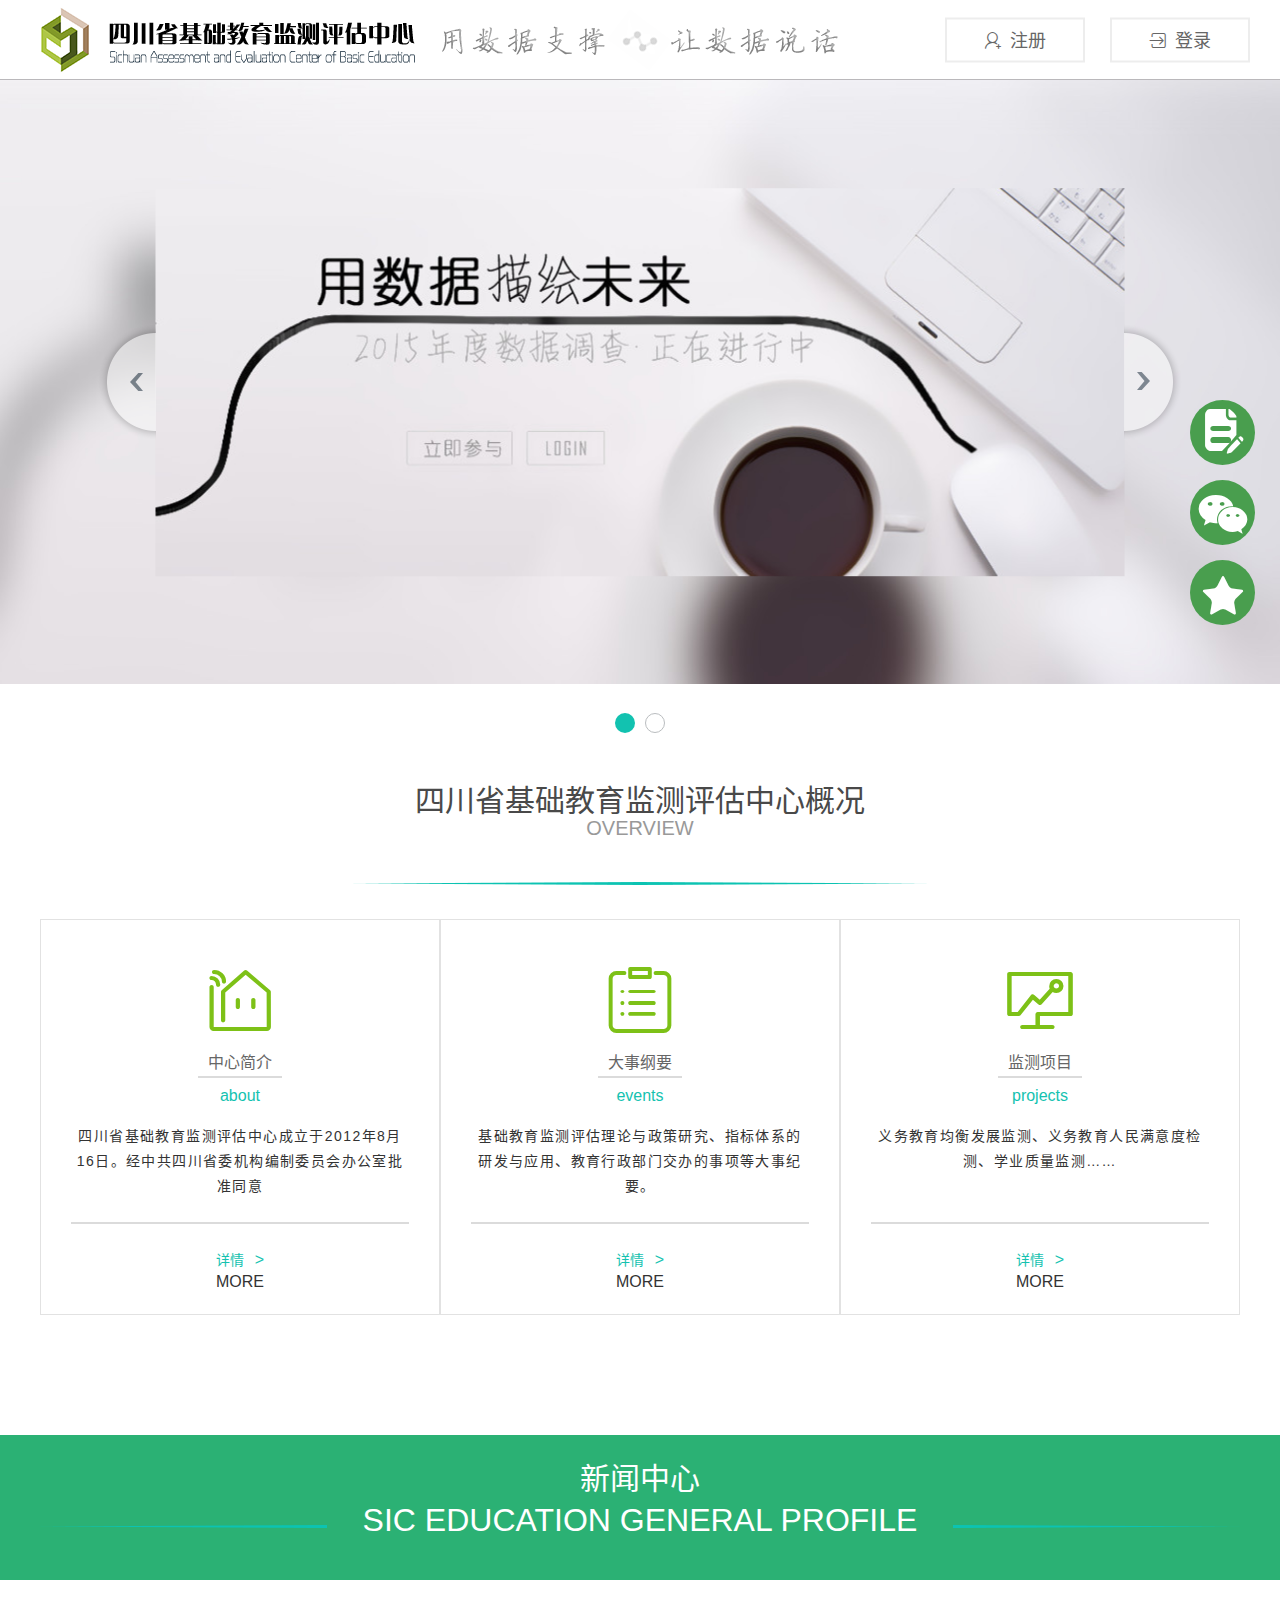
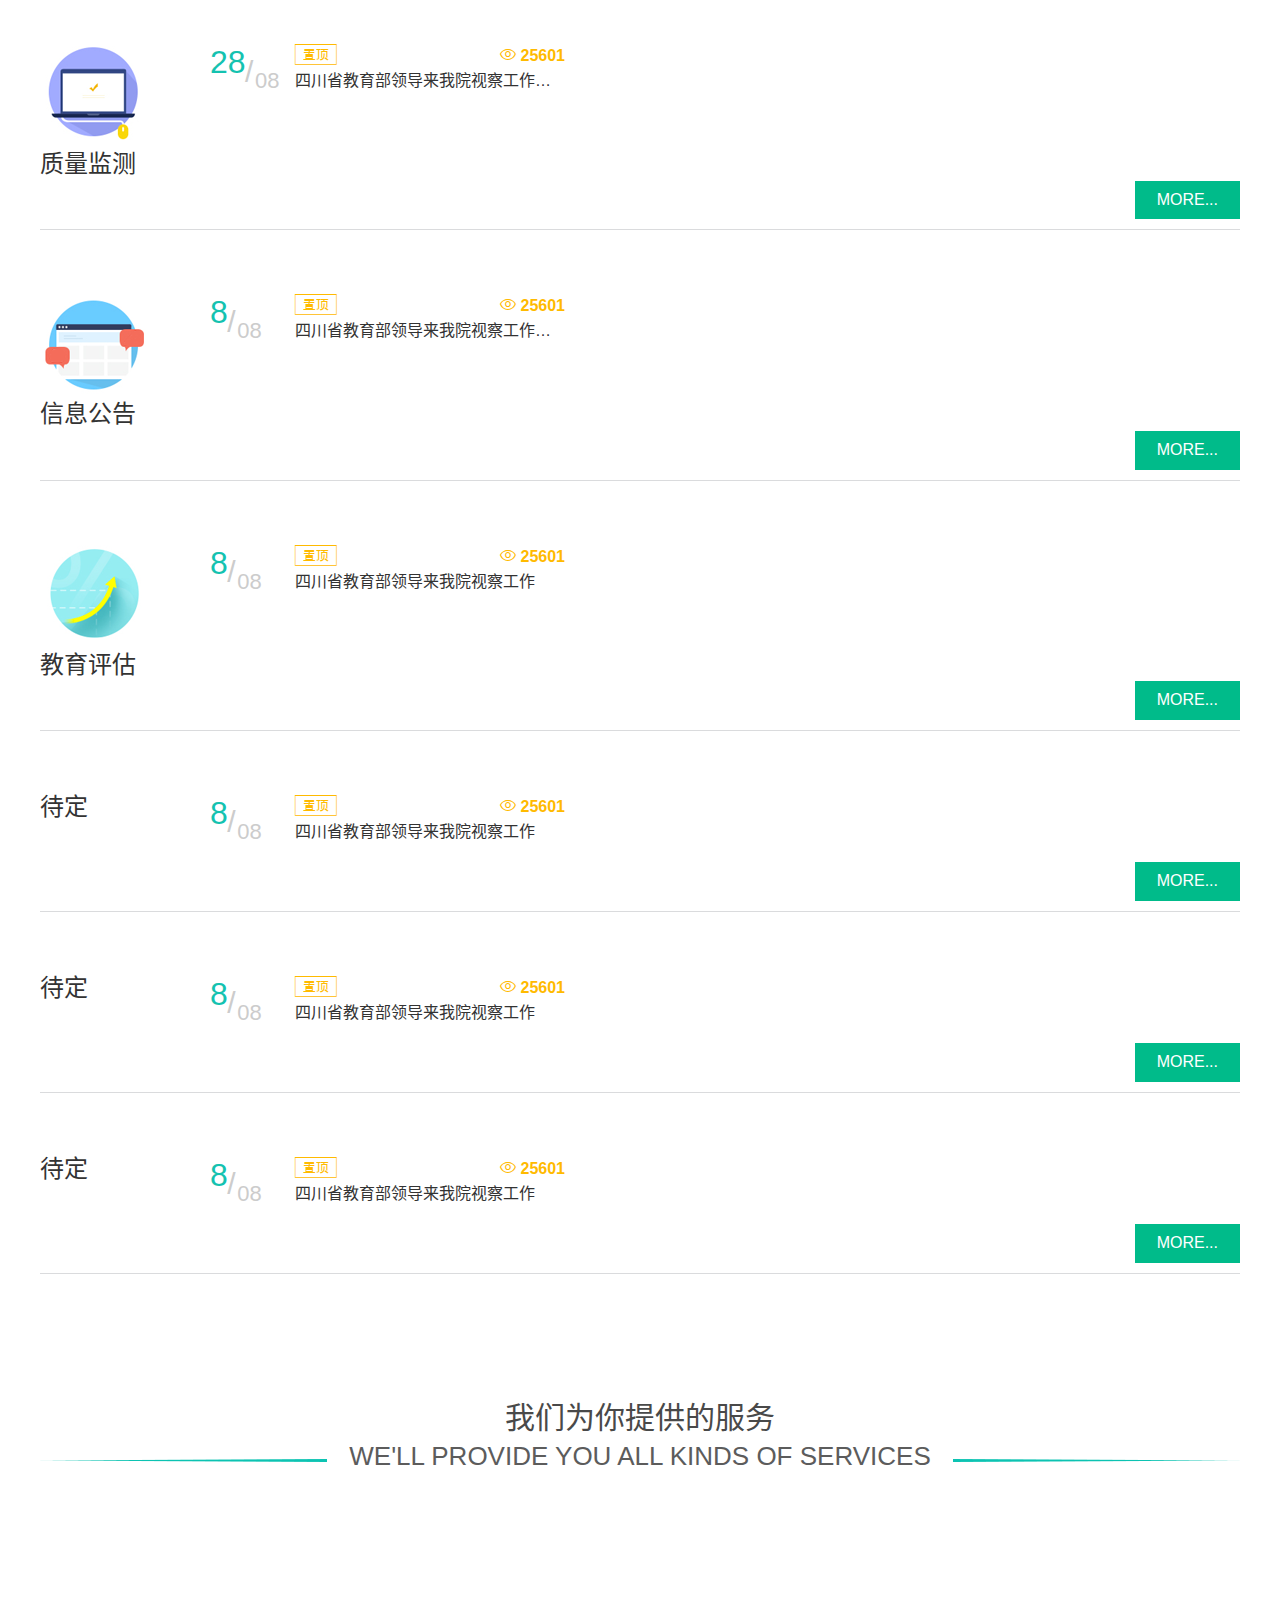
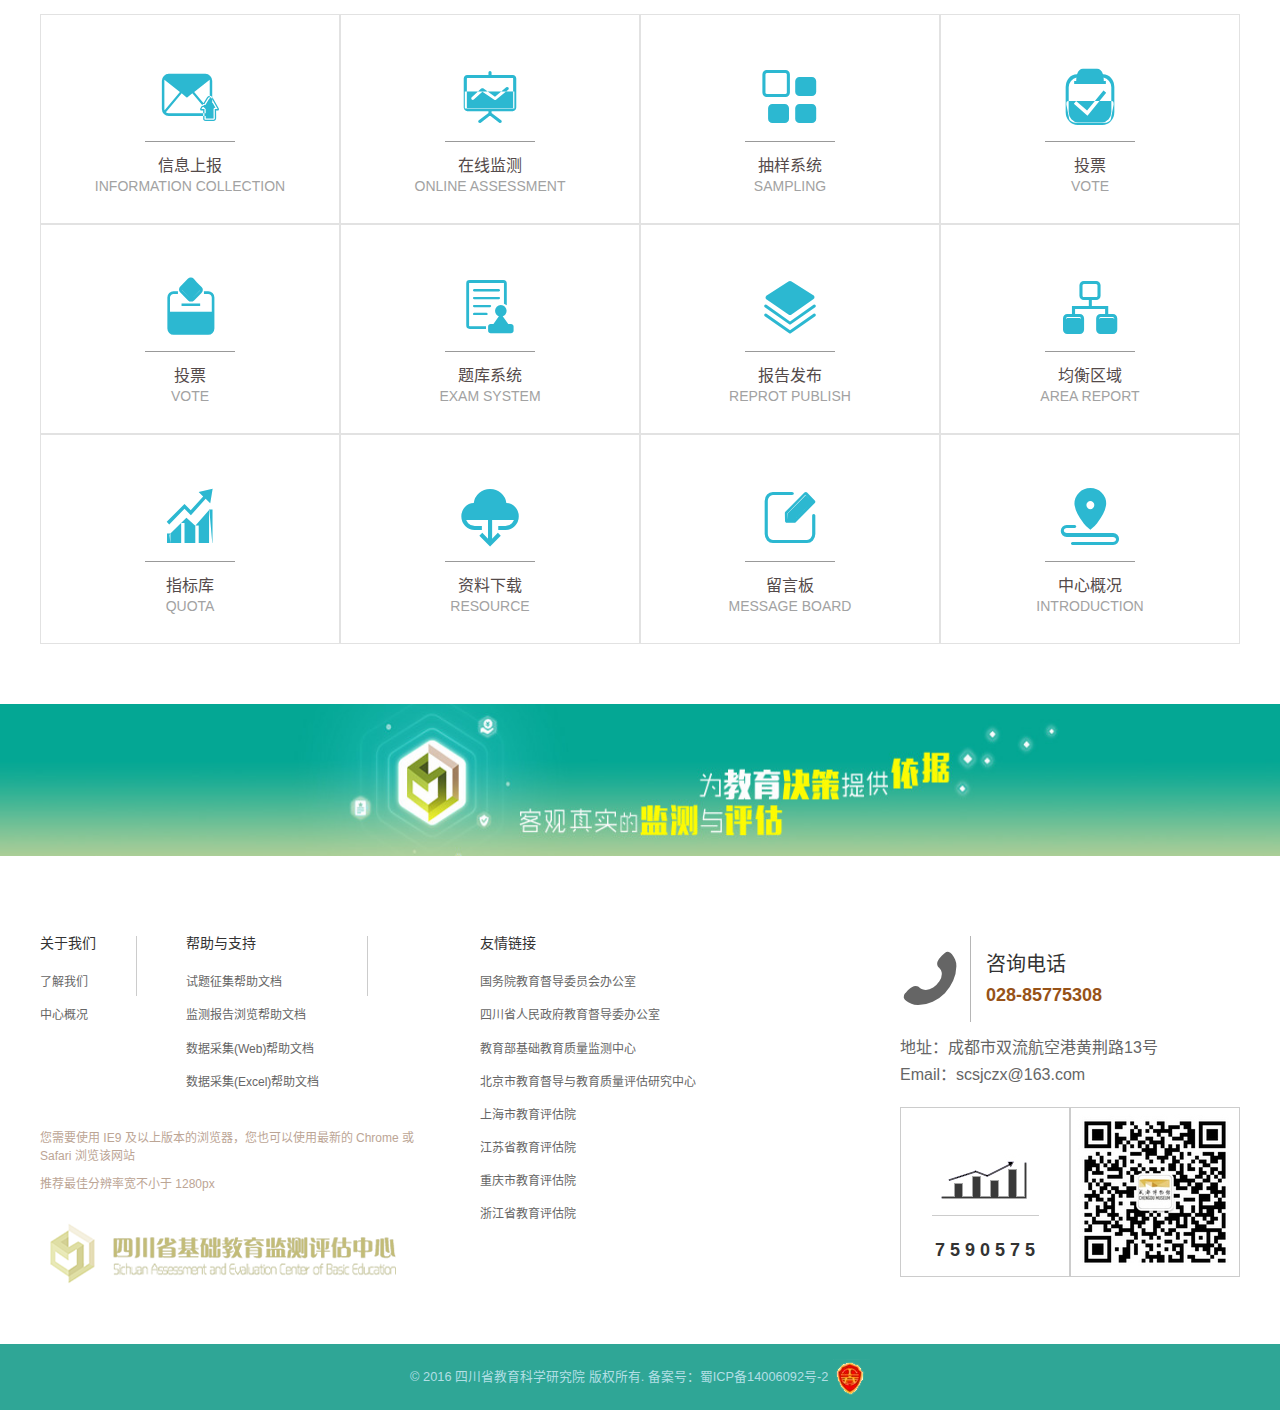
<file: index.html>
<!DOCTYPE html>
<html lang="zh-CN">

	<head>
		<meta charset="UTF-8">
		<meta http-equiv="X-UA-Compatible" content="IE=edge">
		<meta name="viewport" content="width=device-width, initial-scale=1, maximum-scale=1, user-scalable=0">
		<title>四川省基础教育监测评估中心</title>
		<meta name="keywords" content="四川省基础教育监测评估中心" />
		<meta name="description" content="四川省基础教育监测评估中心" />
		<link rel="stylesheet" href="style/bootstrap.css" />
		<link rel="stylesheet" href="style/education.css" />
	</head>

	<body>
		<header id="header" role="banner">
			<figure class="logo" id="logo">
				<img src="images/logo.png" alt="四川省基础教育监测评估中心 logo" />
			</figure>
			<figure class="slogan" id="slogan">
				<img src="images/slogan.png" alt="四川省基础教育监测评估中心标语" />
			</figure>
			<div class="signin-signup" id="signinSignup">
				<a href="#" title="注册" class="signin" id="signin"><i class="iconfont icon-signup"></i>注册</a>
				<a href="#" title="登录" class="signup" id="signup"><i class="iconfont icon-signin"></i>登录</a>
			</div>
			<nav id="nav" role="navigation">
				<ul>
					<!-- 当前菜单时，a 添加 active 类 -->
					<li>
						<a href="#" title="功能01">功能01</a>
					</li>
					<li>
						<a href="#" title="功能02">功能02</a>
					</li>
					<li>
						<a href="#" title="功能03">功能03</a>
					</li>
					<li>
						<a href="#" title="功能04" class="active">功能04</a>
					</li>
				</ul>
			</nav>
		</header>
		<main id="main" role="main">
			<div class="banner">
				<!-- banner 图部分 -->
				<div id="carousel-example-generic" class="carousel slide" data-ride="carousel">
					<!-- Indicators -->
					<ol class="carousel-indicators">
						<li data-target="#carousel-example-generic" data-slide-to="0" class="active"></li>
						<li data-target="#carousel-example-generic" data-slide-to="1"></li>
					</ol>
	
					<!-- Wrapper for slides -->
					<div class="carousel-inner" role="listbox">
						<div class="item active">
							<img src="images/banner1-bg.jpg" alt="..." usemap="#banner1">
							<img src="images/banner1.jpg" alt="..." usemap="#banner1">
						</div>
						<div class="item">
							<img src="images/banner2-bg.jpg" alt="...">
							<img src="images/banner2.jpg" alt="...">
						</div>
					</div>
					
					<!-- Controls -->
					<a class="left carousel-control" href="#carousel-example-generic" role="button" data-slide="prev">
					</a>
					<a class="right carousel-control" href="#carousel-example-generic" role="button" data-slide="next">
					</a>					
				</div>
			</div>
			<!-- 中心概况 -->
			<div class="general-profile">
				<h2>
					<span class="cn">四川省基础教育监测评估中心概况</span>
					<span class="en">overview</span>
				</h2>
				<ul>
					<li class="about">
						<i class="iconfont icon-introduction"></i>
						<h3>
							<span class="cn">中心简介</span>
							<span class="en">about</span>
						</h3>
						<p>四川省基础教育监测评估中心成立于2012年8月16日。经中共四川省委机构编制委员会办公室批准同意</p>
						<a href="#" title="查看详情" class="details">
							<span class="cn">详情</span>
							<span class="en">more</span>
						</a>
					</li>
					<li class="events">
						<i class="iconfont icon-summary"></i>
						<h3>
							<span class="cn">大事纲要</span>
							<span class="en">events</span>
						</h3>
						<p>基础教育监测评估理论与政策研究、指标体系的研发与应用、教育行政部门交办的事项等大事纪要。</p>
						<a href="#" title="查看详情" class="details">
							<span class="cn">详情</span>
							<span class="en">more</span>
						</a>
					</li>
					<li class="projects">
						<i class="iconfont icon-assessment"></i>
						<h3>
							<span class="cn">监测项目</span>
							<span class="en">projects</span>
						</h3>
						<p>义务教育均衡发展监测、义务教育人民满意度检测、学业质量监测……</p>
						<a href="#" title="查看详情" class="details">
							<span class="cn">详情</span>
							<span class="en">more</span>
						</a>
					</li>
				</ul>
			</div>
			<!-- 新闻中心 -->
			<div class="news-center">
				<div class="h2-bg">
					<h2>
						<span class="cn">新闻中心</span>
						<span class="en">sic education general profile</span>
					</h2>					
				</div>
				<!-- 质量监测 -->
				<div class="quality-assessment news-classify">
					<h3>
						<img src="images/quality-icon.png" alt="质量监测"/>
						<span class="cn">质量监测</span>
					</h3>
					<ul>
						<!--这里有 6 个循环-->
						<li>
							<time>
								<span class="day">28</span>
								<span class="month">08</span>
							</time>
							<div class="chief">
								<div>
									<!-- 有置顶时，下面第一个 i 标签有 iconfont 类 -->
									<i class="iconfont icon-stick"></i>
									<span class="scan">
										<i class="iconfont icon-scan"></i>
										<strong>25601</strong>
									</span>
								</div>
								<h4><a href="#" title="四川省教育部领导来我院视察工作四川省教育部领导来我院视察工作">四川省教育部领导来我院视察工作四川省教育部领导来我院视察工作</a></h4>
							</div>
						</li>
					</ul>
					<a href="#" title="查看更多" class="more">more...</a>
				</div>
				<!-- 信息公告 -->
				<div class="news news-classify">
					<h3>
						<img src="images/news-icon.png" alt="质量监测"/>
						<span class="cn">信息公告</span>
					</h3>
					<ul>						
						<!--这里有 6 个循环-->
						<li>
							<time>
								<span class="day">8</span>
								<span class="month">08</span>
							</time>
							<div class="chief">
								<div>
									<!-- 有置顶时，下面第一个 i 标签有 iconfont 类 -->
									<i class="iconfont icon-stick"></i>
									<span class="scan">
										<i class="iconfont icon-scan"></i>
										<strong>25601</strong>
									</span>
								</div>
								<h4><a href="#" title="四川省教育部领导来我院视察工作四川省教育部领导来我院视察工作">四川省教育部领导来我院视察工作四川省教育部领导来我院视察工作</a></h4>
							</div>
						</li>
					</ul>
					<a href="#" title="查看更多" class="more">more...</a>
				</div>
				<!-- 教育评估 -->
				<div class="education-evalution news-classify">
					<h3>
						<img src="images/evalution-icon.png" alt="质量监测"/>
						<span class="cn">教育评估</span>
					</h3>
					<ul>						
						<!--这里有 6 个循环-->
						<li>
							<time>
								<span class="day">8</span>
								<span class="month">08</span>
							</time>
							<div class="chief">
								<div>
									<!-- 有置顶时，下面第一个 i 标签有 iconfont 类 -->
									<i class="iconfont icon-stick"></i>
									<span class="scan">
										<i class="iconfont icon-scan"></i>
										<strong>25601</strong>
									</span>
								</div>
								<h4><a href="#" title="四川省教育部领导来我院视察工作">四川省教育部领导来我院视察工作</a></h4>
							</div>
						</li>
					</ul>
					<a href="#" title="查看更多" class="more">more...</a>
				</div>
				<!--  -->
				<div class="education-evalution news-classify">
					<h3>
						<!--<img src="images/evalution-icon.png" alt="质量监测"/>-->
						<span class="cn">待定</span>
					</h3>
					<ul>						
						<!--这里有 6 个循环-->
						<li>
							<time>
								<span class="day">8</span>
								<span class="month">08</span>
							</time>
							<div class="chief">
								<div>
									<!-- 有置顶时，下面第一个 i 标签有 iconfont 类 -->
									<i class="iconfont icon-stick"></i>
									<span class="scan">
										<i class="iconfont icon-scan"></i>
										<strong>25601</strong>
									</span>
								</div>
								<h4><a href="#" title="四川省教育部领导来我院视察工作">四川省教育部领导来我院视察工作</a></h4>
							</div>
						</li>
					</ul>
					<a href="#" title="查看更多" class="more">more...</a>
				</div>
				<!--  -->
				<div class="education-evalution news-classify">
					<h3>
						<!--<img src="images/evalution-icon.png" alt="质量监测"/>-->
						<span class="cn">待定</span>
					</h3>
					<ul>						
						<!--这里有 6 个循环-->
						<li>
							<time>
								<span class="day">8</span>
								<span class="month">08</span>
							</time>
							<div class="chief">
								<div>
									<!-- 有置顶时，下面第一个 i 标签有 iconfont 类 -->
									<i class="iconfont icon-stick"></i>
									<span class="scan">
										<i class="iconfont icon-scan"></i>
										<strong>25601</strong>
									</span>
								</div>
								<h4><a href="#" title="四川省教育部领导来我院视察工作">四川省教育部领导来我院视察工作</a></h4>
							</div>
						</li>
					</ul>
					<a href="#" title="查看更多" class="more">more...</a>
				</div>
				<!--  -->
				<div class="education-evalution news-classify">
					<h3>
						<!--<img src="images/evalution-icon.png" alt="质量监测"/>-->
						<span class="cn">待定</span>
					</h3>
					<ul>						
						<!--这里有 6 个循环-->
						<li>
							<time>
								<span class="day">8</span>
								<span class="month">08</span>
							</time>
							<div class="chief">
								<div>
									<!-- 有置顶时，下面第一个 i 标签有 iconfont 类 -->
									<i class="iconfont icon-stick"></i>
									<span class="scan">
										<i class="iconfont icon-scan"></i>
										<strong>25601</strong>
									</span>
								</div>
								<h4><a href="#" title="四川省教育部领导来我院视察工作">四川省教育部领导来我院视察工作</a></h4>
							</div>
						</li>
					</ul>
					<a href="#" title="查看更多" class="more">more...</a>
				</div>
			</div>
			<!-- 服务 -->
			<div class="service">
				<h2>
					<span class="cn">我们为你提供的服务</span>
					<span class="en">we'll provide you all kinds of services</span>
				</h2>
				<ul>
					<!--信息上报-->
					<li>
						<a href="#" title="信息上报">
							<div class="hasicon">
								<i class="iconfont icon-info"></i>
								<h4>
									<span class="cn">信息上报</span>
									<span class="en">information collection</span>
								</h4>
							</div>
							<div class="noicon">
								<div class="content">
									<h4>点击贡献你的优秀试题</h4>
									<p>click to contribute your good questonsclick to contributeclick to contribute your good questonsclick to contributeclick to contribute your good questonsclick to contributeclick to contribute your good questonsclick to contribute your good questonsclick to contribute your good questons</p>
								</div>								
							</div>
						</a>
					</li>
					<!--在线监测-->
					<li>
						<a href="#" title="在线监测">
							<div class="hasicon">
								<i class="iconfont icon-online"></i>
								<h4>
									<span class="cn">在线监测</span>
									<span class="en">online assessment</span>
								</h4>
							</div>
							<div class="noicon">
								<div class="content">
									<h4>点击贡献你的优秀试题</h4>
									<p>click to contribute your good questons</p>
								</div>								
							</div>
						</a>
					</li>
					<!--抽样系统-->
					<li>
						<a href="#" title="抽样系统">
							<div class="hasicon">
								<i class="iconfont icon-sampling"></i>
								<h4>
									<span class="cn">抽样系统</span>
									<span class="en">sampling</span>
								</h4>
							</div>
							<div class="noicon">
								<div class="content">
									<h4>点击贡献你的优秀试题</h4>
									<p>click to contribute your good questons</p>
								</div>								
							</div>
						</a>
					</li>
					<!--投票1-->
					<li>
						<a href="#" title="投票">
							<div class="hasicon">
								<i class="iconfont icon-vote1"></i>
								<h4>
									<span class="cn">投票</span>
									<span class="en">vote</span>
								</h4>
							</div>
							<div class="noicon">
								<div class="content">
									<h4>点击贡献你的优秀试题</h4>
									<p>click to contribute your good questons</p>
								</div>								
							</div>
						</a>
					</li>
					<!--投票2-->
					<li>
						<a href="#" title="投票">
							<div class="hasicon">
								<i class="iconfont icon-vote2"></i>
								<h4>
									<span class="cn">投票</span>
									<span class="en">vote</span>
								</h4>
							</div>
							<div class="noicon">
								<div class="content">
									<h4>点击贡献你的优秀试题</h4>
									<p>click to contribute your good questons</p>
								</div>								
							</div>
						</a>
					</li>
					<!--题库系统-->
					<li>
						<a href="#" title="题库系统">
							<div class="hasicon">
								<i class="iconfont icon-exam"></i>
								<h4>
									<span class="cn">题库系统</span>
									<span class="en">exam system</span>
								</h4>
							</div>
							<div class="noicon">
								<div class="content">
									<h4>点击贡献你的优秀试题</h4>
									<p>click to contribute your good questons</p>
								</div>								
							</div>
						</a>
					</li>
					<!--报告发布-->
					<li>
						<a href="#" title="报告发布">
							<div class="hasicon">
								<i class="iconfont icon-reprot"></i>
								<h4>
									<span class="cn">报告发布</span>
									<span class="en">reprot publish</span>
								</h4>
							</div>
							<div class="noicon">
								<div class="content">
									<h4>点击贡献你的优秀试题</h4>
									<p>click to contribute your good questons</p>
								</div>								
							</div>
						</a>
					</li>
					<!--均衡区域-->
					<li>
						<a href="#" title="均衡区域">
							<div class="hasicon">
								<i class="iconfont icon-area"></i>
								<h4>
									<span class="cn">均衡区域</span>
									<span class="en">area report</span>
								</h4>
							</div>
							<div class="noicon">
								<div class="content">
									<h4>点击贡献你的优秀试题</h4>
									<p>click to contribute your good questons</p>
								</div>								
							</div>
						</a>
					</li>
					<!--指标库-->
					<li>
						<a href="#" title="指标库">
							<div class="hasicon">
								<i class="iconfont icon-quota"></i>
								<h4>
									<span class="cn">指标库</span>
									<span class="en">quota</span>
								</h4>
							</div>
							<div class="noicon">
								<div class="content">
									<h4>点击贡献你的优秀试题</h4>
									<p>click to contribute your good questons</p>
								</div>								
							</div>
						</a>
					</li>
					<!--资料下载-->
					<li>
						<a href="#" title="资料下载">
							<div class="hasicon">
								<i class="iconfont icon-resource"></i>
								<h4>
									<span class="cn">资料下载</span>
									<span class="en">resource</span>
								</h4>
							</div>
							<div class="noicon">
								<div class="content">
									<h4>点击贡献你的优秀试题</h4>
									<p>click to contribute your good questons</p>
								</div>								
							</div>
						</a>
					</li>
					<!--留言板-->
					<li>
						<a href="#" title="留言板">
							<div class="hasicon">
								<i class="iconfont icon-msg-board"></i>
								<h4>
									<span class="cn">留言板</span>
									<span class="en">message board</span>
								</h4>
							</div>
							<div class="noicon">
								<div class="content">
									<h4>点击贡献你的优秀试题</h4>
									<p>click to contribute your good questons</p>
								</div>								
							</div>
						</a>
					</li>
					<!--中心概况-->
					<li>
						<a href="#" title="中心概况">
							<div class="hasicon">
								<i class="iconfont icon-general-profile"></i>
								<h4>
									<span class="cn">中心概况</span>
									<span class="en">introduction</span>
								</h4>
							</div>
							<div class="noicon">
								<div class="content">
									<h4>点击贡献你的优秀试题</h4>
									<p>click to contribute your good questons</p>
								</div>								
							</div>
						</a>
					</li>
				</ul>
			</div>
			<!--决策依据，监测评估-->
			<figure class="slogan2">
				<img src="images/slogan2.jpg" alt="决策依据，监测评估" />
			</figure>
		</main>
		<footer id="footer" role="contentinfo">
			<div class="supplement">
				<div class="left">
					<div class="link">
						<div class="about">
							<h4>关于我们</h4>
							<ul>
								<li><a href="#" title="了解我们">了解我们</a></li>
								<li><a href="#" title="中心概况">中心概况</a></li>
							</ul>
						</div>
						<div class="help">
							<h4>帮助与支持</h4>
							<ul>
								<li><a href="#" title="试题征集帮助文档">试题征集帮助文档</a></li>
								<li><a href="#" title="监测报告浏览帮助文档">监测报告浏览帮助文档</a></li>
								<li><a href="#" title="数据采集(Web)帮助文档">数据采集(Web)帮助文档</a></li>
								<li><a href="#" title="数据采集(Excel)帮助文档">数据采集(Excel)帮助文档</a></li>
							</ul>						
						</div>
					</div>
					<div class="explain">
						<p>您需要使用 IE9 及以上版本的浏览器，您也可以使用最新的 Chrome 或 Safari 浏览该网站</p>
						<p>推荐最佳分辨率宽不小于 1280px</p>
					</div>
					<figure class="logo2">
						<img src="images/logo2.png" alt="logo"/>
					</figure>
				</div>
				<div class="center">
					<h4>友情链接</h4>
					<ul>
						<li><a href="#" title="国务院教育督导委员会办公室">国务院教育督导委员会办公室</a></li>
						<li><a href="#" title="四川省人民政府教育督导委办公室">四川省人民政府教育督导委办公室</a></li>
						<li><a href="#" title="教育部基础教育质量监测中心">教育部基础教育质量监测中心</a></li>
						<li><a href="#" title="北京市教育督导与教育质量评估研究中心">北京市教育督导与教育质量评估研究中心</a></li>
						<li><a href="#" title="上海市教育评估院">上海市教育评估院</a></li>
						<li><a href="#" title="江苏省教育评估院">江苏省教育评估院</a></li>
						<li><a href="#" title="重庆市教育评估院">重庆市教育评估院</a></li>
						<li><a href="#" title="浙江省教育评估院">浙江省教育评估院</a></li>
					</ul>				
				</div>
				<div class="right">
					<div class="tel">
						<i class="iconfont icon-phone"></i>
						<span>
							咨询电话<br>
							<strong>028-85775308</strong>
						</span>
					</div>
					<p>地址：成都市双流航空港黄荆路13号</p>
					<p>Email：<a href="mailto:scsjczx@163.com" title="给我们发邮件">scsjczx@163.com</a></p>
					<div class="count-code">
						<div class="count">7590575</div>
						<figure>
							<img src="images/weixin-code.jpg" alt="微信二维码" title="扫描二维码关注我们" />
						</figure>
					</div>
				</div>
			</div>
			<div class="copyright-bg">
				<div class="copyright">
					<small>&copy; 2016 四川省教育科学研究院 版权所有. 备案号：蜀ICP备14006092号-2</small>
					<img src="images/records-icon.png" alt="备案图标"/>
				</div>				
			</div>
			<div class="other">
				<!--消息(跳转到留言二级页)-->
				<a href="#" title="去留言" class="message2">
					<i class="iconfont icon-message2"></i>
				</a>
				<div class="weixin">
					<i class="iconfont icon-weixin" id="weixinIcon"></i>
					<div class="weixin-code" id="weixinCode">
						<span>扫码关注我们</span>
						<img src="images/weixin-code.jpg" alt="微信二维码"/>						
					</div>
				</div>
				<!--下面是弹出-->
				<div class="collect">
					<i class="iconfont icon-shoucang"></i>
				</div>
			</div>
		</footer>
		<script src="script/jquery-3.2.0.min.js"></script>
		<script src="script/bootstrap.min.js"></script>
		<script src="script/education.js"></script>
	</body>

</html>
</file>
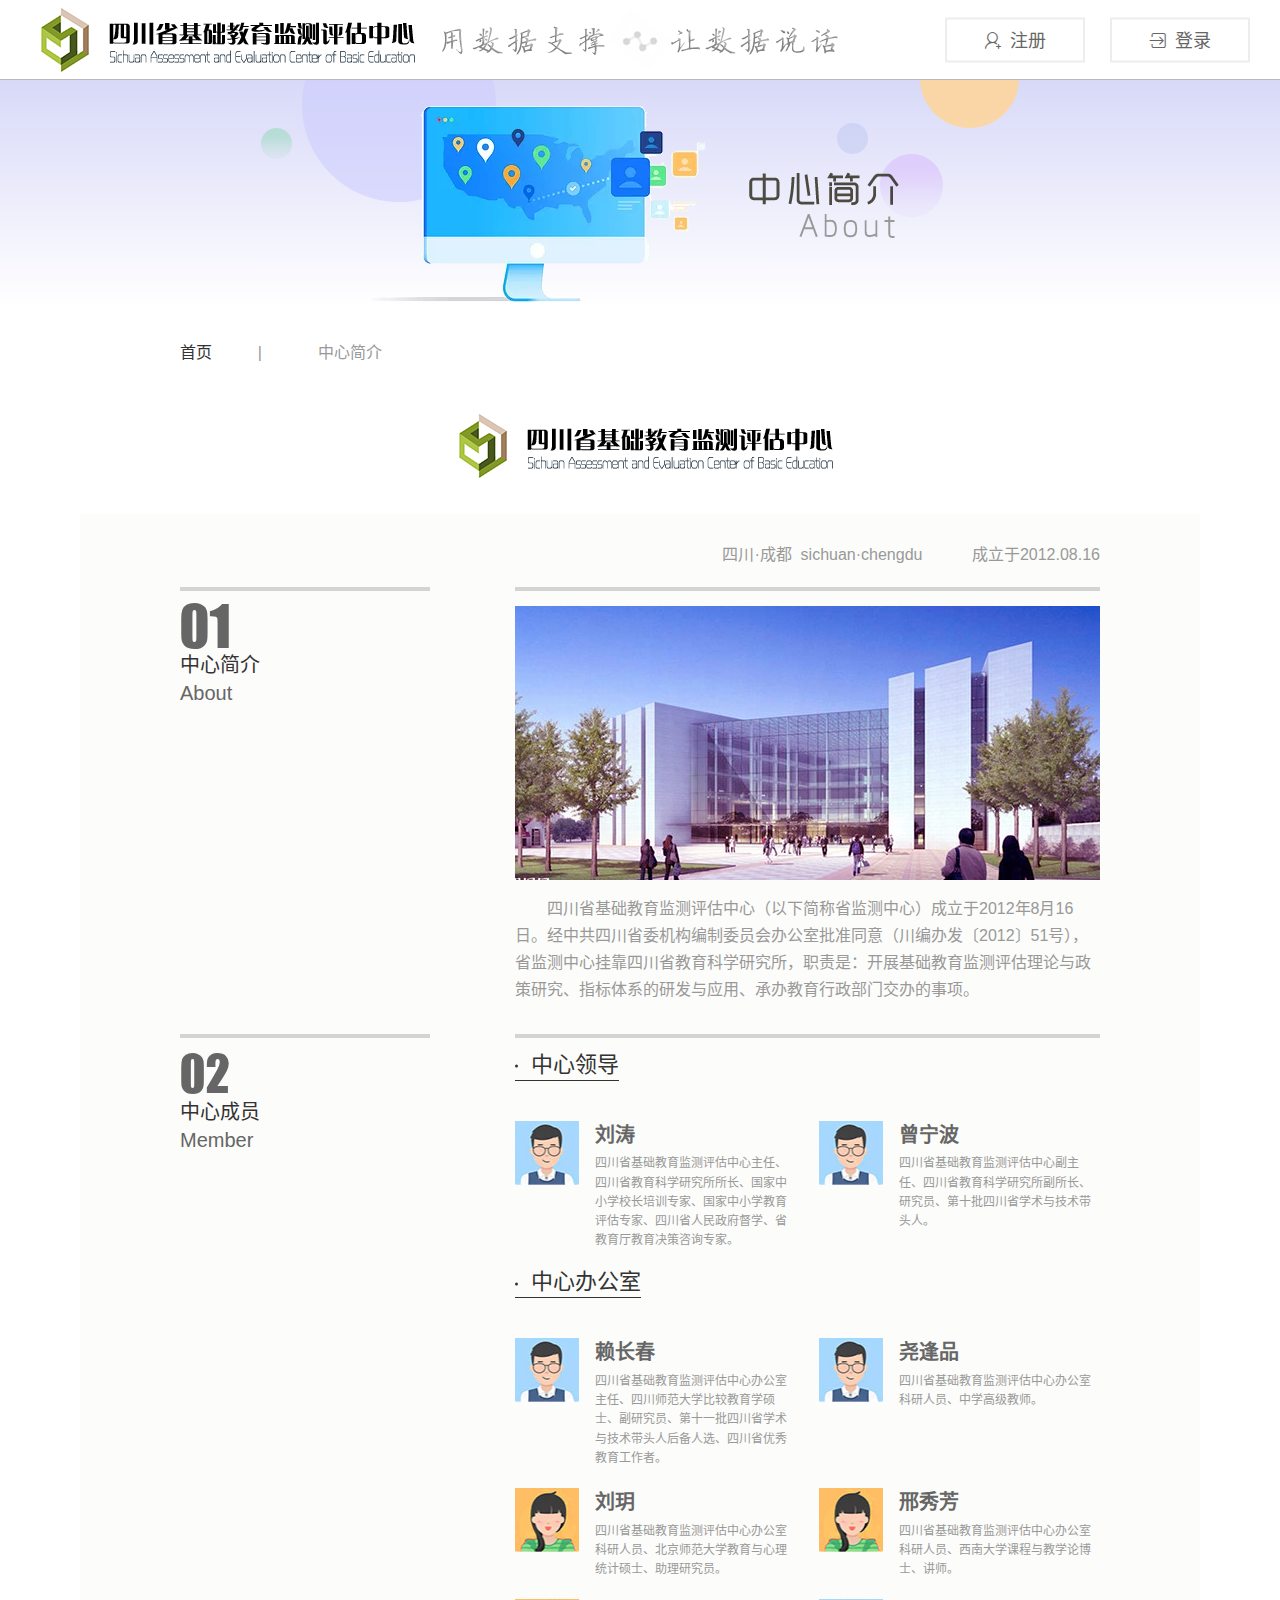
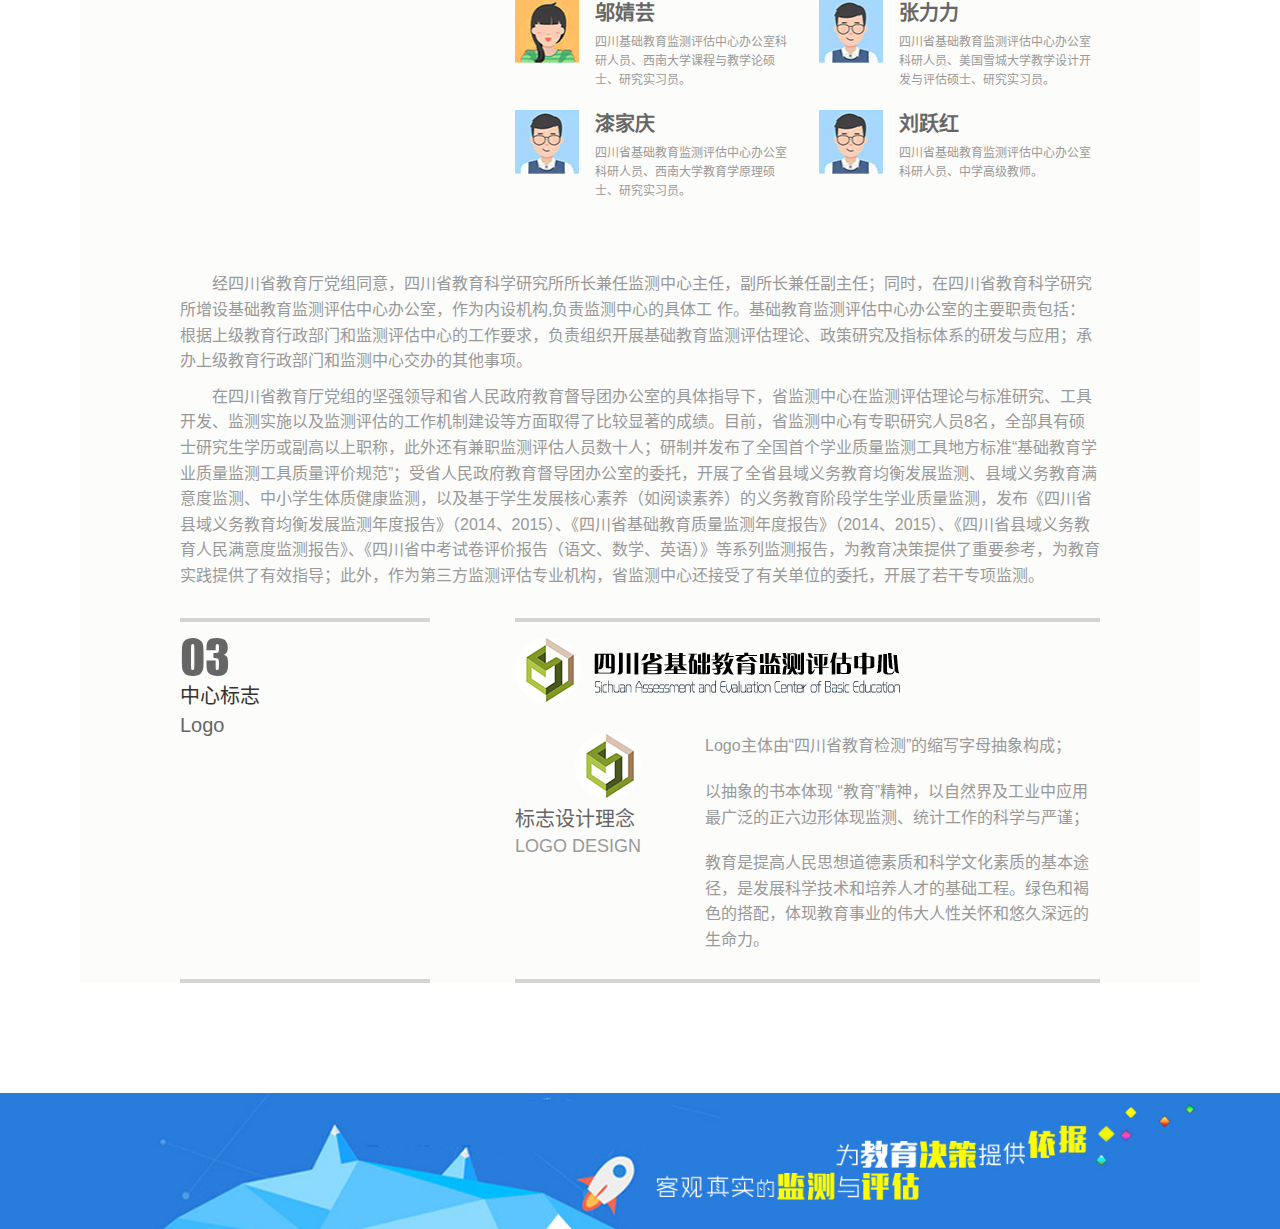
<file: about.html>
<!DOCTYPE html>
<html lang="zh-CN">

	<head>
		<meta charset="UTF-8">
		<meta http-equiv="X-UA-Compatible" content="IE=edge">
		<meta name="viewport" content="width=device-width, initial-scale=1, maximum-scale=1, user-scalable=0">
		<title>中心简介 | 四川省基础教育监测评估中心</title>
		<meta name="keywords" content="四川省基础教育监测评估中心" />
		<meta name="description" content="四川省基础教育监测评估中心" />
		<link rel="stylesheet" href="style/bootstrap.css" />
		<link rel="stylesheet" href="style/education.css" />
	</head>

	<body>
		<header id="header" role="banner">
			<figure class="logo" id="logo">
				<img src="images/logo.png" alt="四川省基础教育监测评估中心 logo" />
			</figure>
			<figure class="slogan" id="slogan">
				<img src="images/slogan.png" alt="四川省基础教育监测评估中心标语" />
			</figure>
			<div class="signin-signup" id="signinSignup">
				<a href="#" title="注册" class="signin" id="signin"><i class="iconfont icon-signup"></i>注册</a>
				<a href="#" title="登录" class="signup" id="signup"><i class="iconfont icon-signin"></i>登录</a>
			</div>
			<nav id="nav" role="navigation">
				<ul>
					<!-- 当前菜单时，a 添加 active 类 -->
					<li>
						<a href="#" title="功能01">功能01</a>
					</li>
					<li>
						<a href="#" title="功能02">功能02</a>
					</li>
					<li>
						<a href="#" title="功能03">功能03</a>
					</li>
					<li>
						<a href="#" title="功能04" class="active">功能04</a>
					</li>
				</ul>
			</nav>
		</header>
		<main id="main" role="main">
			<figure class="aboutus">
				<img src="images/about.png" alt="新闻类型"/>
			</figure>
			<nav class="breadcrumbs">
				<ol>
				  	<li><a href="#" title="首页">首页</a></li>
				  	<li>中心简介</li>
				</ol>
			</nav>
			<figure class="about-logo">
				<img src="images/logo.png" alt="四川省基础教育监测评估中心logo" />
			</figure>
			<div class="about-summary">
				<span>四川·成都&nbsp;&nbsp;sichuan·chengdu</span>
				<span>成立于2012.08.16</span>
			</div>
			<section class="section-about about-info">
				<div class="point">
					<i class="iconfont icon-section-one"></i>
					<span class="cn">中心简介</span>
					<span class="en">about</span>
				</div>
				<div class="details">
					<img src="images/about-info.jpg" alt="四川基础教育监测评估中心形象展示" />
					<div class="text">
						<!--为保证可扩展性强和标签语义性，以下简介分段描述。-->
						<p>四川省基础教育监测评估中心（以下简称省监测中心）成立于2012年8月16日。经中共四川省委机构编制委员会办公室批准同意（川编办发〔2012〕51号），省监测中心挂靠四川省教育科学研究所，职责是：开展基础教育监测评估理论与政策研究、指标体系的研发与应用、承办教育行政部门交办的事项。</p>
					</div>
				</div>
			</section>			
			<section class="section-about about-member">
				<div class="point">
					<i class="iconfont icon-section-two"></i>
					<span class="cn">中心成员</span>
					<span class="en">member</span>
				</div>
				<div class="details">
					<h4>中心领导</h4>
					<ul class="leader">
						<li>
							<img src="images/member-man.jpg" alt="刘涛头像" />
							<div class="personal-profile">
								<strong>刘涛</strong>
								<p>四川省基础教育监测评估中心主任、四川省教育科学研究所所长、国家中小学校长培训专家、国家中小学教育评估专家、四川省人民政府督学、省教育厅教育决策咨询专家。</p>
							</div>							
						</li>
						<li>
							<img src="images/member-man.jpg" alt="曾宁波头像" />
							<div class="personal-profile">
								<strong>曾宁波</strong>
								<p>四川省基础教育监测评估中心副主任、四川省教育科学研究所副所长、研究员、第十批四川省学术与技术带头人。</p>
							</div>							
						</li>
					</ul>
					<h4>中心办公室</h4>
					<ul class="leader">
						<li>
							<img src="images/member-man.jpg" alt="赖长春头像" />
							<div class="personal-profile">
								<strong>赖长春</strong>
								<p>四川省基础教育监测评估中心办公室主任、四川师范大学比较教育学硕士、副研究员、第十一批四川省学术与技术带头人后备人选、四川省优秀教育工作者。</p>
							</div>							
						</li>
						<li>
							<img src="images/member-man.jpg" alt="尧逢品头像" />
							<div class="personal-profile">
								<strong>尧逢品</strong>
								<p>四川省基础教育监测评估中心办公室科研人员、中学高级教师。</p>
							</div>							
						</li>
						<li>
							<img src="images/member-woman.jpg" alt="刘玥头像" />
							<div class="personal-profile">
								<strong>刘玥</strong>
								<p>四川省基础教育监测评估中心办公室科研人员、北京师范大学教育与心理统计硕士、助理研究员。</p>
							</div>							
						</li>
						<li>
							<img src="images/member-woman.jpg" alt="邢秀芳头像" />
							<div class="personal-profile">
								<strong>邢秀芳</strong>
								<p>四川省基础教育监测评估中心办公室科研人员、西南大学课程与教学论博士、讲师。</p>
							</div>							
						</li>
						<li>
							<img src="images/member-woman.jpg" alt="邬婧芸头像" />
							<div class="personal-profile">
								<strong>邬婧芸</strong>
								<p>四川基础教育监测评估中心办公室科研人员、西南大学课程与教学论硕士、研究实习员。</p>
							</div>							
						</li>
						<li>
							<img src="images/member-man.jpg" alt="张力力头像" />
							<div class="personal-profile">
								<strong>张力力</strong>
								<p>四川省基础教育监测评估中心办公室科研人员、美国雪城大学教学设计开发与评估硕士、研究实习员。</p>
							</div>							
						</li>
						<li>
							<img src="images/member-man.jpg" alt="漆家庆头像" />
							<div class="personal-profile">
								<strong>漆家庆</strong>
								<p>四川省基础教育监测评估中心办公室科研人员、西南大学教育学原理硕士、研究实习员。</p>
							</div>							
						</li>
						<li>
							<img src="images/member-man.jpg" alt="刘跃红头像" />
							<div class="personal-profile">
								<strong>刘跃红</strong>
								<p>四川省基础教育监测评估中心办公室科研人员、中学高级教师。</p>
							</div>							
						</li>
					</ul>
					<div class="organization">
						<p>经四川省教育厅党组同意，四川省教育科学研究所所长兼任监测中心主任，副所长兼任副主任；同时，在四川省教育科学研究所增设基础教育监测评估中心办公室，作为内设机构,负责监测中心的具体工 作。基础教育监测评估中心办公室的主要职责包括：根据上级教育行政部门和监测评估中心的工作要求，负责组织开展基础教育监测评估理论、政策研究及指标体系的研发与应用；承办上级教育行政部门和监测中心交办的其他事项。</p>
						<p>在四川省教育厅党组的坚强领导和省人民政府教育督导团办公室的具体指导下，省监测中心在监测评估理论与标准研究、工具开发、监测实施以及监测评估的工作机制建设等方面取得了比较显著的成绩。目前，省监测中心有专职研究人员8名，全部具有硕士研究生学历或副高以上职称，此外还有兼职监测评估人员数十人；研制并发布了全国首个学业质量监测工具地方标准“基础教育学业质量监测工具质量评价规范”；受省人民政府教育督导团办公室的委托，开展了全省县域义务教育均衡发展监测、县域义务教育满意度监测、中小学生体质健康监测，以及基于学生发展核心素养（如阅读素养）的义务教育阶段学生学业质量监测，发布《四川省县域义务教育均衡发展监测年度报告》（2014、2015）、《四川省基础教育质量监测年度报告》（2014、2015）、《四川省县域义务教育人民满意度监测报告》、《四川省中考试卷评价报告（语文、数学、英语）》等系列监测报告，为教育决策提供了重要参考，为教育实践提供了有效指导；此外，作为第三方监测评估专业机构，省监测中心还接受了有关单位的委托，开展了若干专项监测。</p>
					</div>
				</div>				
			</section>			
			<section class="section-about section-logo">
				<div class="point">
					<i class="iconfont icon-section-three"></i>
					<span class="cn">中心标志</span>
					<span class="en">logo</span>
				</div>
				<div class="details">
					<img src="images/logo.png" alt="四川省基础教育监测评估中心logo" />
					<div class="explain">
						<div class="logo">
							<img src="images/logo3.png"/>
							<span class="cn">标志设计理念</span>
							<span class="en">logo design</span>
						</div>
						<div class="text">
							<p>Logo主体由“四川省教育检测”的缩写字母抽象构成；</p>
							<p>以抽象的书本体现 “教育”精神，以自然界及工业中应用最广泛的正六边形体现监测、统计工作的科学与严谨；</p>
							<p>教育是提高人民思想道德素质和科学文化素质的基本途径，是发展科学技术和培养人才的基础工程。绿色和褐色的搭配，体现教育事业的伟大人性关怀和悠久深远的生命力。</p>
						</div>
					</div>
				</div>
			</section>
		</main>
		<!--决策依据，监测评估-->
		<figure class="slogan3">
			<img src="images/slogan3.jpg" alt="决策依据，监测评估" />
		</figure>
		<script src="script/jquery-3.2.0.min.js"></script>
		<script src="script/bootstrap.min.js"></script>
		<script src="script/education.js"></script>
		<script>
			$(".section-logo").height($(".section-logo .details").outerHeight());
		</script>
	</body>

</html>
</file>
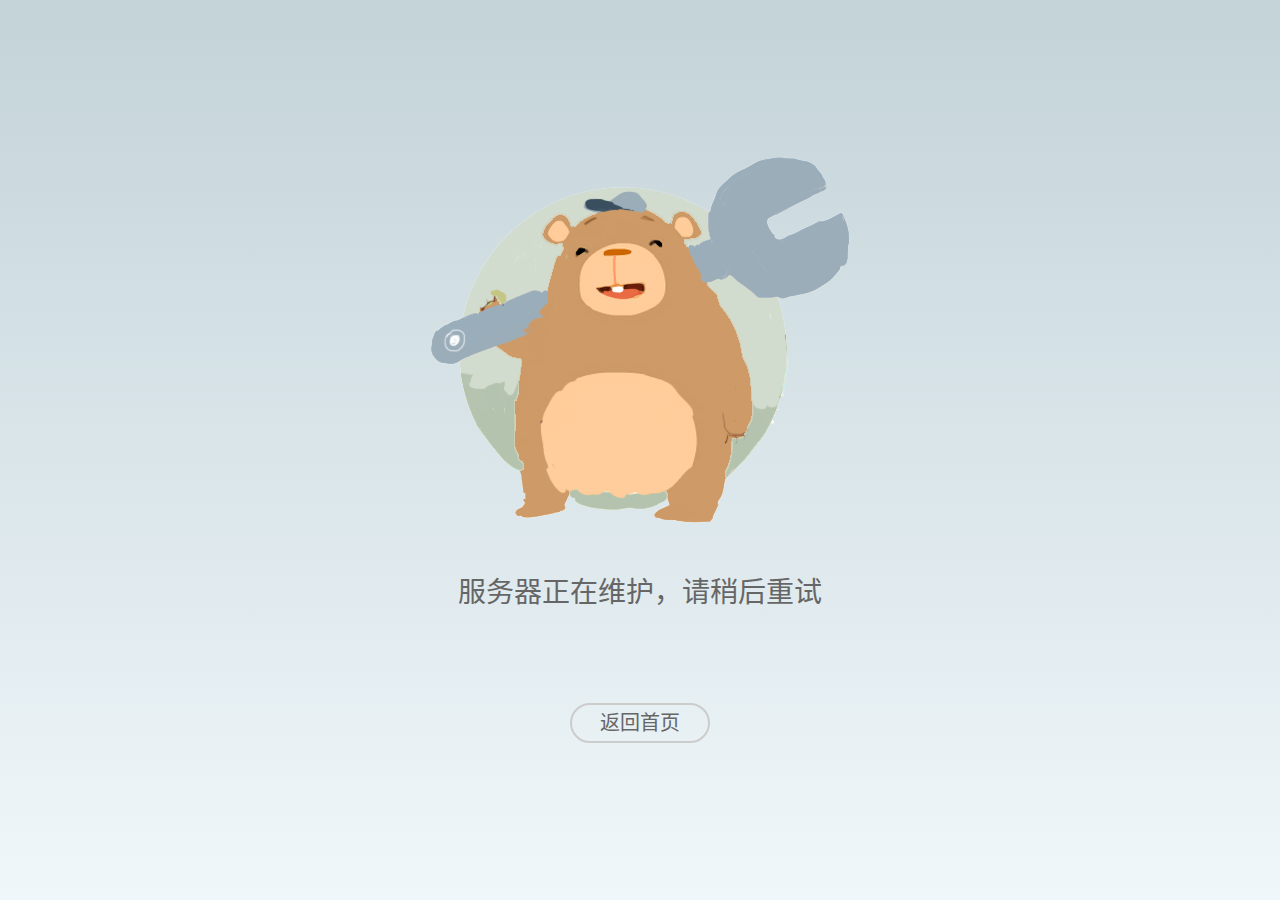
<file: assert.html>
<!DOCTYPE html>
<html lang="zh-CN">

	<head>
		<meta charset="UTF-8">
		<meta http-equiv="X-UA-Compatible" content="IE=edge">
		<meta name="viewport" content="width=device-width, initial-scale=1, maximum-scale=1, user-scalable=0">
		<title>维护 | 四川省基础教育监测评估中心</title>
		<meta name="keywords" content="四川省基础教育监测评估中心" />
		<meta name="description" content="四川省基础教育监测评估中心" />
		<link rel="stylesheet" href="style/bootstrap.css" />
		<link rel="stylesheet" href="style/education.css" />
	</head>

	<body>
		<main id="errorMain" role="main">
			<div class="error">
				<img src="images/assert.png" alt="服务器正在维护"/>
				<span class="explain">服务器正在维护，请稍后重试</span>
				<a href="" title="回到首页">返回首页</a>					
			</div>
		</main>
		<script src="script/jquery-3.2.0.min.js"></script>
		<script src="script/bootstrap.min.js"></script>
		<script src="script/education.js"></script>
	</body>

</html>
</file>
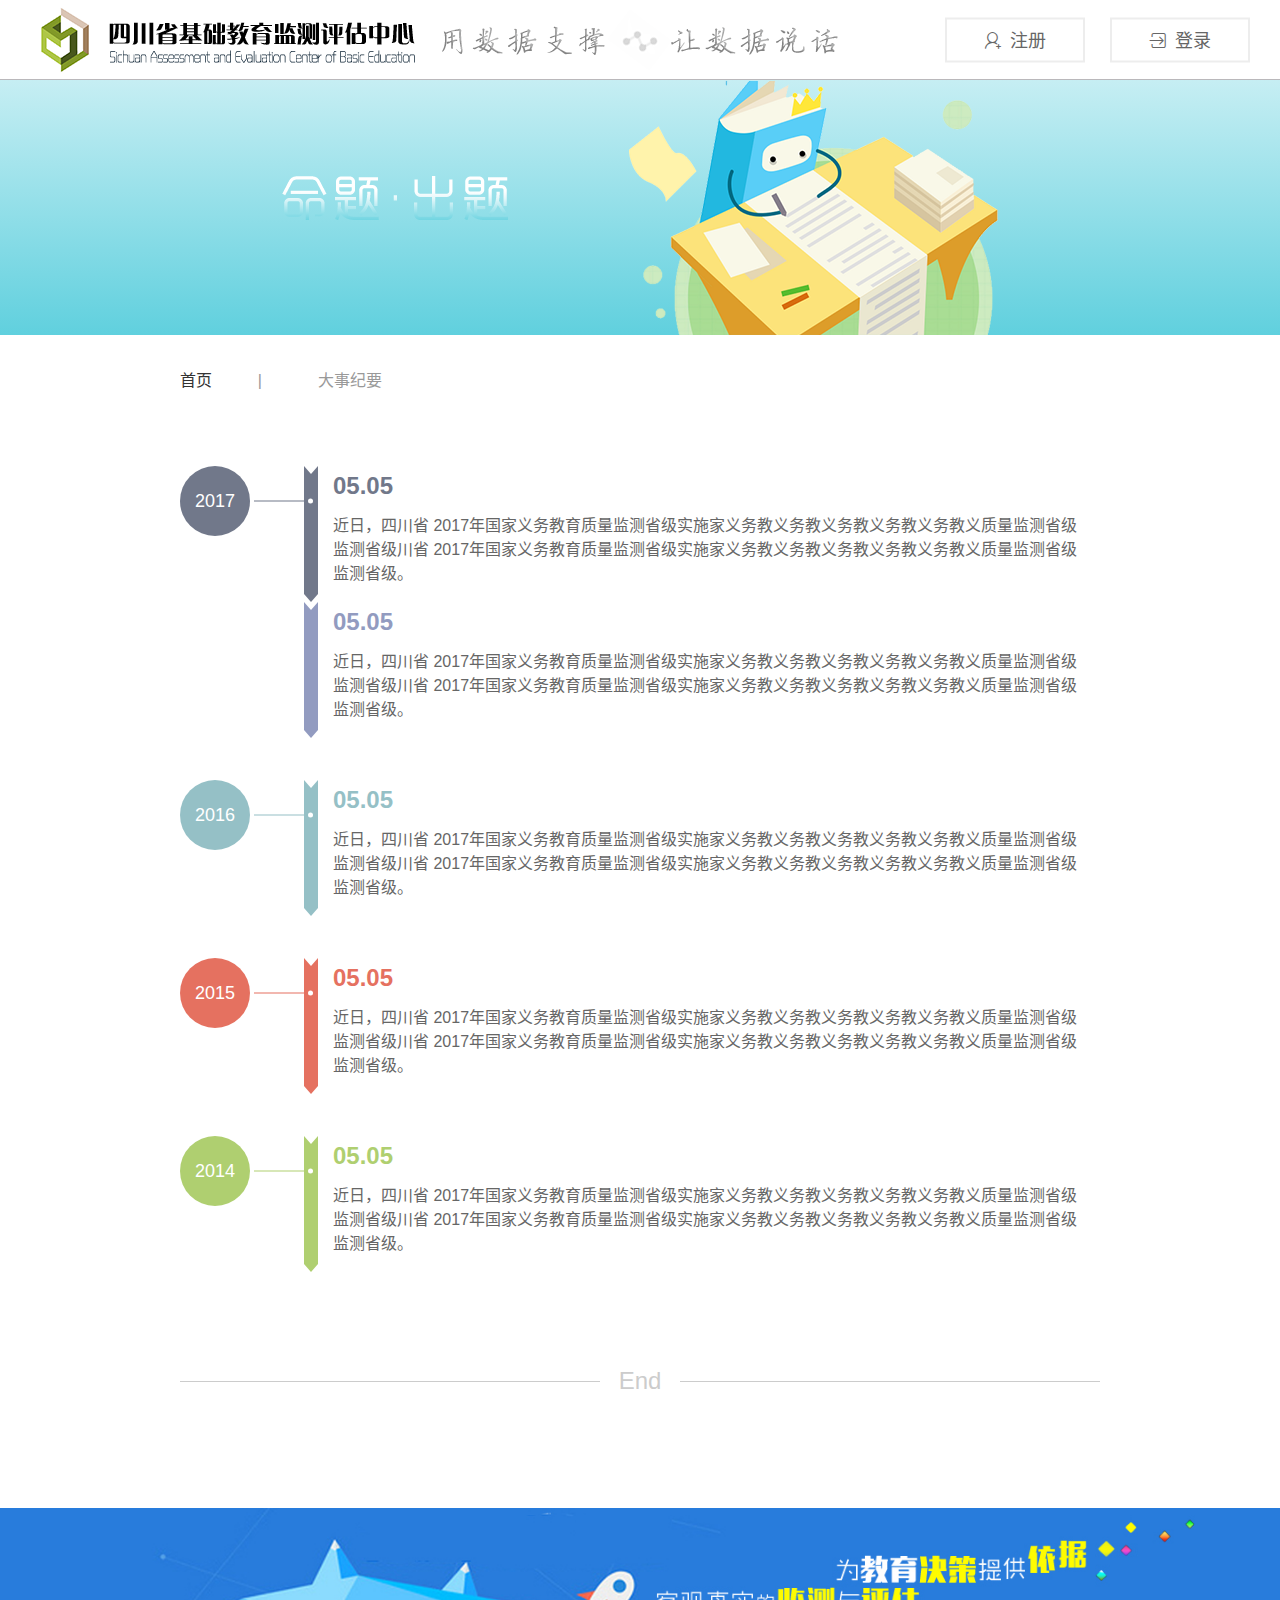
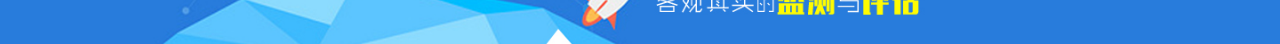
<file: events.html>
<!DOCTYPE html>
<html lang="zh-CN">

	<head>
		<meta charset="UTF-8">
		<meta http-equiv="X-UA-Compatible" content="IE=edge">
		<meta name="viewport" content="width=device-width, initial-scale=1, maximum-scale=1, user-scalable=0">
		<title>大事纪要 | 四川省基础教育监测评估中心</title>
		<meta name="keywords" content="四川省基础教育监测评估中心" />
		<meta name="description" content="四川省基础教育监测评估中心" />
		<link rel="stylesheet" href="style/bootstrap.css" />
		<link rel="stylesheet" href="style/education.css" />
	</head>

	<body>
		<header id="header" role="banner">
			<figure class="logo" id="logo">
				<img src="images/logo.png" alt="四川省基础教育监测评估中心 logo" />
			</figure>
			<figure class="slogan" id="slogan">
				<img src="images/slogan.png" alt="四川省基础教育监测评估中心标语" />
			</figure>
			<div class="signin-signup" id="signinSignup">
				<a href="#" title="注册" class="signin" id="signin"><i class="iconfont icon-signup"></i>注册</a>
				<a href="#" title="登录" class="signup" id="signup"><i class="iconfont icon-signin"></i>登录</a>
			</div>
			<nav id="nav" role="navigation">
				<ul>
					<!-- 当前菜单时，a 添加 active 类 -->
					<li>
						<a href="#" title="功能01">功能01</a>
					</li>
					<li>
						<a href="#" title="功能02">功能02</a>
					</li>
					<li>
						<a href="#" title="功能03">功能03</a>
					</li>
					<li>
						<a href="#" title="功能04" class="active">功能04</a>
					</li>
				</ul>
			</nav>
		</header>
		<main id="main" role="main">
			<figure class="topic-offer">
				<img src="images/topic-offer.png" alt="新闻类型"/>
			</figure>
			<nav class="breadcrumbs">
				<ol>
				  	<li><a href="#" title="首页">首页</a></li>
				  	<li>大事纪要</li>
				</ol>
			</nav>
			<ul class="events-list">
				<!--第一层li表示不同的年份里面的所有大事件-->
				<li>
					<!--第一层time里面是年份-->
					<time class="date">2017</time>
					<ul>
						<!--第二层li展示每一条大事件-->
						<li>
							<!--第二层time里面是月份和天-->
							<time>05.05</time>
							<!-- .text 里面是大事件正文，若有多个段落，每一个段落包含在p标签里-->
							<div class="text">
								近日，四川省 2017年国家义务教育质量监测省级实施家义务教义务教义务教义务教义务教义质量监测省级监测省级川省 2017年国家义务教育质量监测省级实施家义务教义务教义务教义务教义务教义质量监测省级监测省级。
							</div>
						</li>
						<li>
							<time>05.05</time>
							<div class="text">
								<p>近日，四川省 2017年国家义务教育质量监测省级实施家义务教义务教义务教义务教义务教义质量监测省级监测省级川省 2017年国家义务教育质量监测省级实施家义务教义务教义务教义务教义务教义质量监测省级监测省级。</p>
							</div>
						</li>
					</ul>
				</li>
				<li>
					<time class="date">2016</time>
					<ul>
						<li>
							<time>05.05</time>
							<div class="text">
								<p>近日，四川省 2017年国家义务教育质量监测省级实施家义务教义务教义务教义务教义务教义质量监测省级监测省级川省 2017年国家义务教育质量监测省级实施家义务教义务教义务教义务教义务教义质量监测省级监测省级。</p>
							</div>
						</li>
					</ul>
				</li>
				<li>
					<time class="date">2015</time>
					<ul>
						<li>
							<time>05.05</time>
							<div class="text">
								<p>近日，四川省 2017年国家义务教育质量监测省级实施家义务教义务教义务教义务教义务教义质量监测省级监测省级川省 2017年国家义务教育质量监测省级实施家义务教义务教义务教义务教义务教义质量监测省级监测省级。</p>
							</div>
						</li>
					</ul>
				</li>
				<li>
					<time class="date">2014</time>
					<ul>
						<li>
							<time>05.05</time>
							<div class="text">
								<p>近日，四川省 2017年国家义务教育质量监测省级实施家义务教义务教义务教义务教义务教义质量监测省级监测省级川省 2017年国家义务教育质量监测省级实施家义务教义务教义务教义务教义务教义质量监测省级监测省级。</p>
							</div>
						</li>
					</ul>
				</li>
			</ul>
			<div class="events-end">end</div>
		</main>
		<!--决策依据，监测评估-->
		<figure class="slogan3">
			<img src="images/slogan3.jpg" alt="决策依据，监测评估" />
		</figure>
		<script src="script/jquery-3.2.0.min.js"></script>
		<script src="script/bootstrap.min.js"></script>
		<script src="script/education.js"></script>
	</body>

</html>
</file>
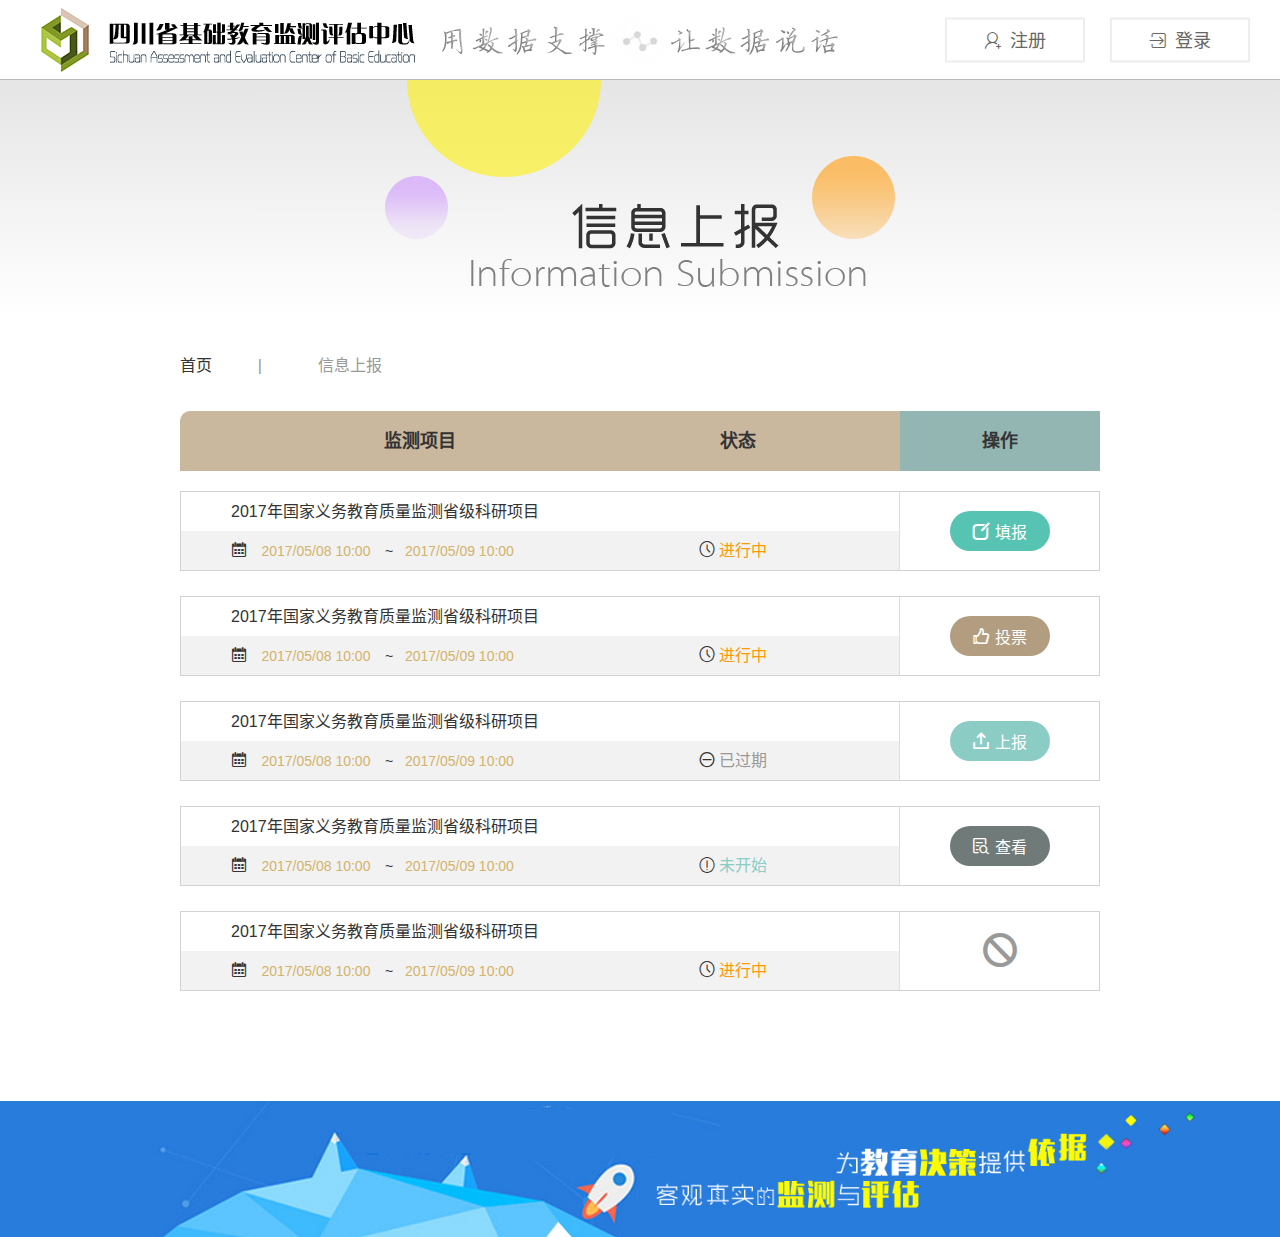
<file: info-reporting.html>
<!DOCTYPE html>
<html lang="zh-CN">

	<head>
		<meta charset="UTF-8">
		<meta http-equiv="X-UA-Compatible" content="IE=edge">
		<meta name="viewport" content="width=device-width, initial-scale=1, maximum-scale=1, user-scalable=0">
		<title>信息上报 | 四川省基础教育监测评估中心</title>
		<meta name="keywords" content="四川省基础教育监测评估中心" />
		<meta name="description" content="四川省基础教育监测评估中心" />
		<link rel="stylesheet" href="style/bootstrap.css" />
		<link rel="stylesheet" href="style/education.css" />
	</head>

	<body>
		<header id="header" role="banner">
			<figure class="logo" id="logo">
				<img src="images/logo.png" alt="四川省基础教育监测评估中心 logo" />
			</figure>
			<figure class="slogan" id="slogan">
				<img src="images/slogan.png" alt="四川省基础教育监测评估中心标语" />
			</figure>
			<div class="signin-signup" id="signinSignup">
				<a href="#" title="注册" class="signin" id="signin"><i class="iconfont icon-signup"></i>注册</a>
				<a href="#" title="登录" class="signup" id="signup"><i class="iconfont icon-signin"></i>登录</a>
			</div>
			<nav id="nav" role="navigation">
				<ul>
					<!-- 当前菜单时，a 添加 active 类 -->
					<li>
						<a href="#" title="功能01">功能01</a>
					</li>
					<li>
						<a href="#" title="功能02">功能02</a>
					</li>
					<li>
						<a href="#" title="功能03">功能03</a>
					</li>
					<li>
						<a href="#" title="功能04" class="active">功能04</a>
					</li>
				</ul>
			</nav>
		</header>
		<main id="main" role="main">
			<figure class="info-reporting">
				<img src="images/info-reporting.png" alt="新闻类型"/>
			</figure>
			<nav class="breadcrumbs">
				<ol>
				  	<li><a href="#" title="首页">首页</a></li>
				  	<li>信息上报</li>
				</ol>
			</nav>
			<div class="info-reporting-container">
				<h2 class="heading">
					<strong class="title">监测项目</strong>
					<strong class="status">状态</strong>
					<strong class="handle">操作</strong>
				</h2>
				<ul>
					<li>
						<div class="info">
							<h3>2017年国家义务教育质量监测省级科研项目</h3>
							<div class="time-status">
								<div class="time">
									<i class="iconfont icon-date"></i>
									<time>
										<!--开始时间为 start,结束时间为end-->
										<span class="start">2017/05/08 10:00</span>
										<span class="end">2017/05/09 10:00</span>
									</time>
								</div>
								<!--状态分为进行中working，未开始waiting，已过期past（更改class类名对应的字符串）-->
								<div class="status working">
									<i class="iconfont icon-working"></i>
									进行中
								</div>
							</div>
						</div>
						<div class="handle">
							<!--操作分为填报fill，投票voting，上报reported，查看see，禁止操作disabled（更改class类名对应的字符串），禁止操作中同时更改一些属性-->
							<a href="#" title="填报" class="fill">
								<i class="iconfont icon-fill"></i>
								填报
							</a>
						</div>
					</li>
					<li>
						<div class="info">
							<h3>2017年国家义务教育质量监测省级科研项目</h3>
							<div class="time-status">
								<div class="time">
									<i class="iconfont icon-date"></i>
									<time>
										<!--开始时间为 start,结束时间为end-->
										<span class="start">2017/05/08 10:00</span>
										<span class="end">2017/05/09 10:00</span>
									</time>
								</div>
								<!--状态分为进行中working，未开始waiting，已过期past（更改class类名对应的字符串）-->
								<div class="status working">
									<i class="iconfont icon-working"></i>
									进行中
								</div>
							</div>
						</div>
						<div class="handle">
							<!--操作分为填报fill，投票voting，上报reported，查看see，禁止操作disabled（更改class类名对应的字符串），禁止操作中同时更改一些属性-->
							<a href="#" title="投票" class="voting">
								<i class="iconfont icon-voting"></i>
								投票
							</a>
						</div>
					</li>
					<li>
						<div class="info">
							<h3>2017年国家义务教育质量监测省级科研项目</h3>
							<div class="time-status">
								<div class="time">
									<i class="iconfont icon-date"></i>
									<time>
										<!--开始时间为 start,结束时间为end-->
										<span class="start">2017/05/08 10:00</span>
										<span class="end">2017/05/09 10:00</span>
									</time>
								</div>
								<!--状态分为进行中working，未开始waiting，已过期past（更改class类名对应的字符串）-->
								<div class="status past">
									<i class="iconfont icon-past"></i>
									已过期
								</div>
							</div>
						</div>
						<div class="handle">
							<!--操作分为填报fill，投票voting，上报reported，查看see，禁止操作disabled（更改class类名对应的字符串），禁止操作中同时更改一些属性-->
							<a href="#" title="上报" class="reported">
								<i class="iconfont icon-reported"></i>
								上报
							</a>
						</div>
					</li>
					<li>
						<div class="info">
							<h3>2017年国家义务教育质量监测省级科研项目</h3>
							<div class="time-status">
								<div class="time">
									<i class="iconfont icon-date"></i>
									<time>
										<!--开始时间为 start,结束时间为end-->
										<span class="start">2017/05/08 10:00</span>
										<span class="end">2017/05/09 10:00</span>
									</time>
								</div>
								<!--状态分为进行中working，未开始waiting，已过期past（更改class类名对应的字符串）-->
								<div class="status waiting">
									<i class="iconfont icon-waiting"></i>
									未开始
								</div>
							</div>
						</div>
						<div class="handle">
							<!--操作分为填报fill，投票voting，上报reported，查看see，禁止操作disabled（更改class类名对应的字符串），禁止操作中同时更改一些属性-->
							<a href="#" title="查看" class="see">
								<i class="iconfont icon-see"></i>
								查看
							</a>
						</div>
					</li>
					<li>
						<div class="info">
							<h3>2017年国家义务教育质量监测省级科研项目</h3>
							<div class="time-status">
								<div class="time">
									<i class="iconfont icon-date"></i>
									<time>
										<!--开始时间为 start,结束时间为end-->
										<span class="start">2017/05/08 10:00</span>
										<span class="end">2017/05/09 10:00</span>
									</time>
								</div>
								<!--状态分为进行中working，未开始waiting，已过期past（更改class类名对应的字符串）-->
								<div class="status working">
									<i class="iconfont icon-working"></i>
									进行中
								</div>
							</div>
						</div>
						<div class="handle">
							<!--操作分为填报fill，投票voting，上报reported，查看see，禁止操作disabled（更改class类名对应的字符串），禁止操作中同时更改一些属性-->
							<a href="javascript:void(0)" title="禁止操作" disabled="true" class="disabled">
								<i class="iconfont icon-disabled"></i>
							</a>
						</div>
					</li>
				</ul>
			</div>
		</main>
		<!--决策依据，监测评估-->
		<figure class="slogan3">
			<img src="images/slogan3.jpg" alt="决策依据，监测评估" />
		</figure>
		<script src="script/jquery-3.2.0.min.js"></script>
		<script src="script/bootstrap.min.js"></script>
		<script src="script/education.js"></script>
	</body>

</html>
</file>
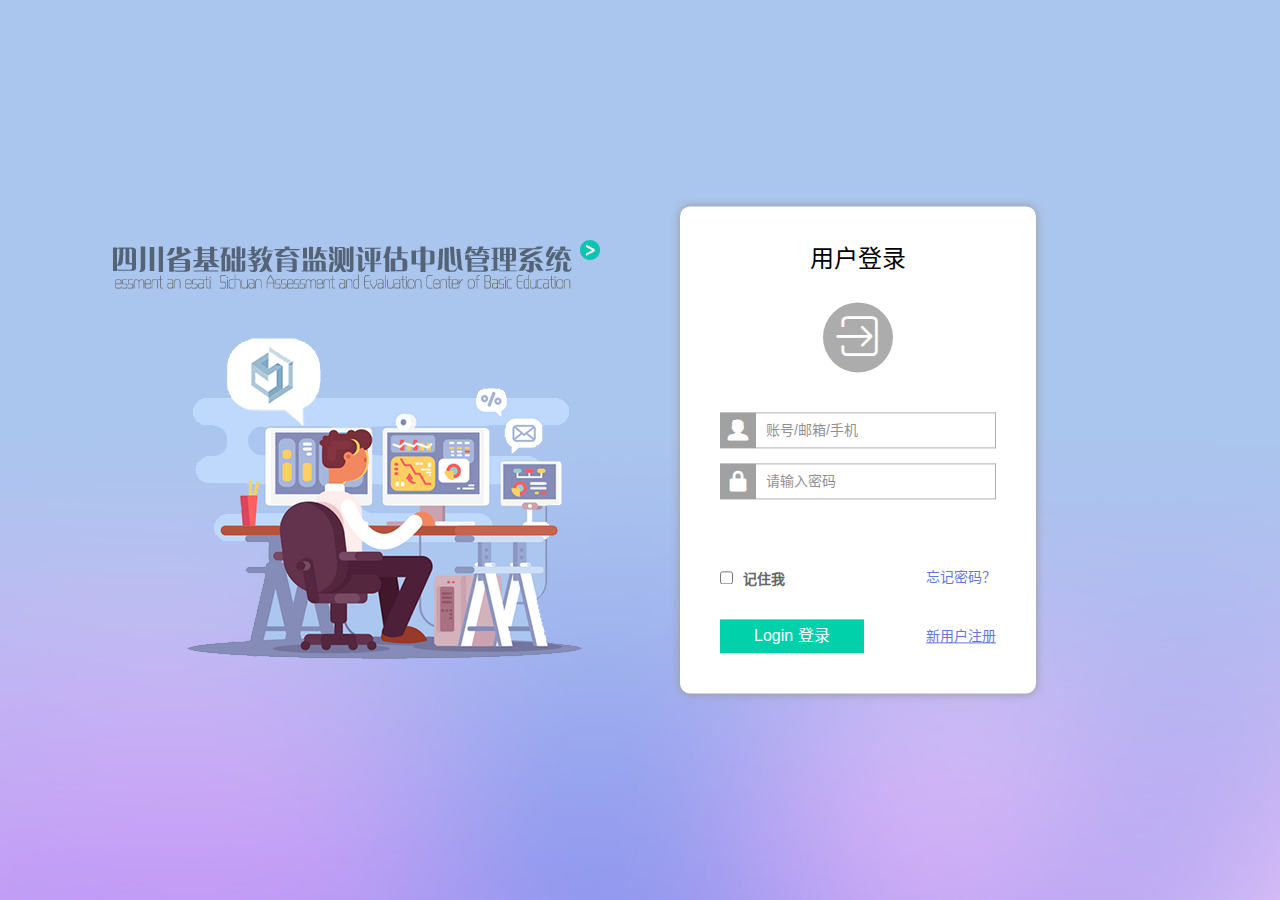
<file: login.html>
<!DOCTYPE html>
<html lang="zh-CN">

	<head>
		<meta charset="UTF-8">
		<meta http-equiv="X-UA-Compatible" content="IE=edge">
		<meta name="viewport" content="width=device-width, initial-scale=1, maximum-scale=1, user-scalable=0">
		<title>登录 | 四川省基础教育监测评估中心</title>
		<meta name="keywords" content="四川省基础教育监测评估中心" />
		<meta name="description" content="四川省基础教育监测评估中心" />
		<link rel="stylesheet" href="style/bootstrap.css" />
		<link rel="stylesheet" href="style/education.css" />
	</head>

	<body>
		<main id="loginMain" role="main">
			<div class="login">
				<figure>
					<img src="images/login-show.png" alt="登录"/>
				</figure>
				<form action="" method="post" id="loginForm" name="loginForm">
					<h1>用户登录</h1>
					<i class="iconfont icon-signin"></i>
					<div class="username">
						<label for="username"><i class="iconfont icon-username"></i></label>
						<input type="text" name="username" id="username" placeholder="账号/邮箱/手机" />
					</div>
					<div class="password">
						<label for="password"><i class="iconfont icon-password"></i></label>
						<input type="password" name="password" id="password" placeholder="请输入密码" />
					</div>
					<!--下面是ajax提交后，返回的错误提示，没错误时不显示-->
					<p id="errorTips">这里是错误提示</p>
					<div class="group">
						<label for="remember">
							<input type="checkbox" name="remember" id="remember" />记住我
						</label>
						<a href="#" title="忘记密码">忘记密码？</a>
					</div>
					<div class="group">
						<button type="submit" name="loginSubmit" id="loginSubmit">Login 登录</button>
						<a href="#" title="注册" class="signup">新用户注册</a>
					</div>
				</form>
			</div>
		</main>
		<script src="script/jquery-3.2.0.min.js"></script>
		<script src="script/bootstrap.min.js"></script>
		<script src="script/jquery.validate.min.js"></script>
		<script src="script/education.js"></script>
		<script>
			$(function(){
				$("#loginForm").validate({
					rules: {
						username: "required",
						password: "required"
					},
					messages: {
						username: "请输入您的账号",
						password: "请输入您的密码"
					},
					errorPlacement: function(error, element) {
						error.insertBefore(element.parent());
					},
					submitHandler: function() {
						$.ajax({
							url: "这里填写地址",
							type: "POST",
							dataType: "JSON",
							data: {
								username: $("#username").val(), //冒号前面是存入数据库的字段名
								password: $("#password").val()
							},
							success: function(data) {
								if(data.success) {
									location.href = '这里填写跳转的地址';
								} else {
									$("#errorTips").css("visibility","visible").text("出现错误：" + data.errorMsg); //errorMsg为错误信息，将会显示在 #errorTips 中
								}
							},
							error: function(jqXHR){     
							    alert("发生错误：" + jqXHR.status);  
							}
						});
					}
				});
			});		
		</script>
	</body>

</html>
</file>
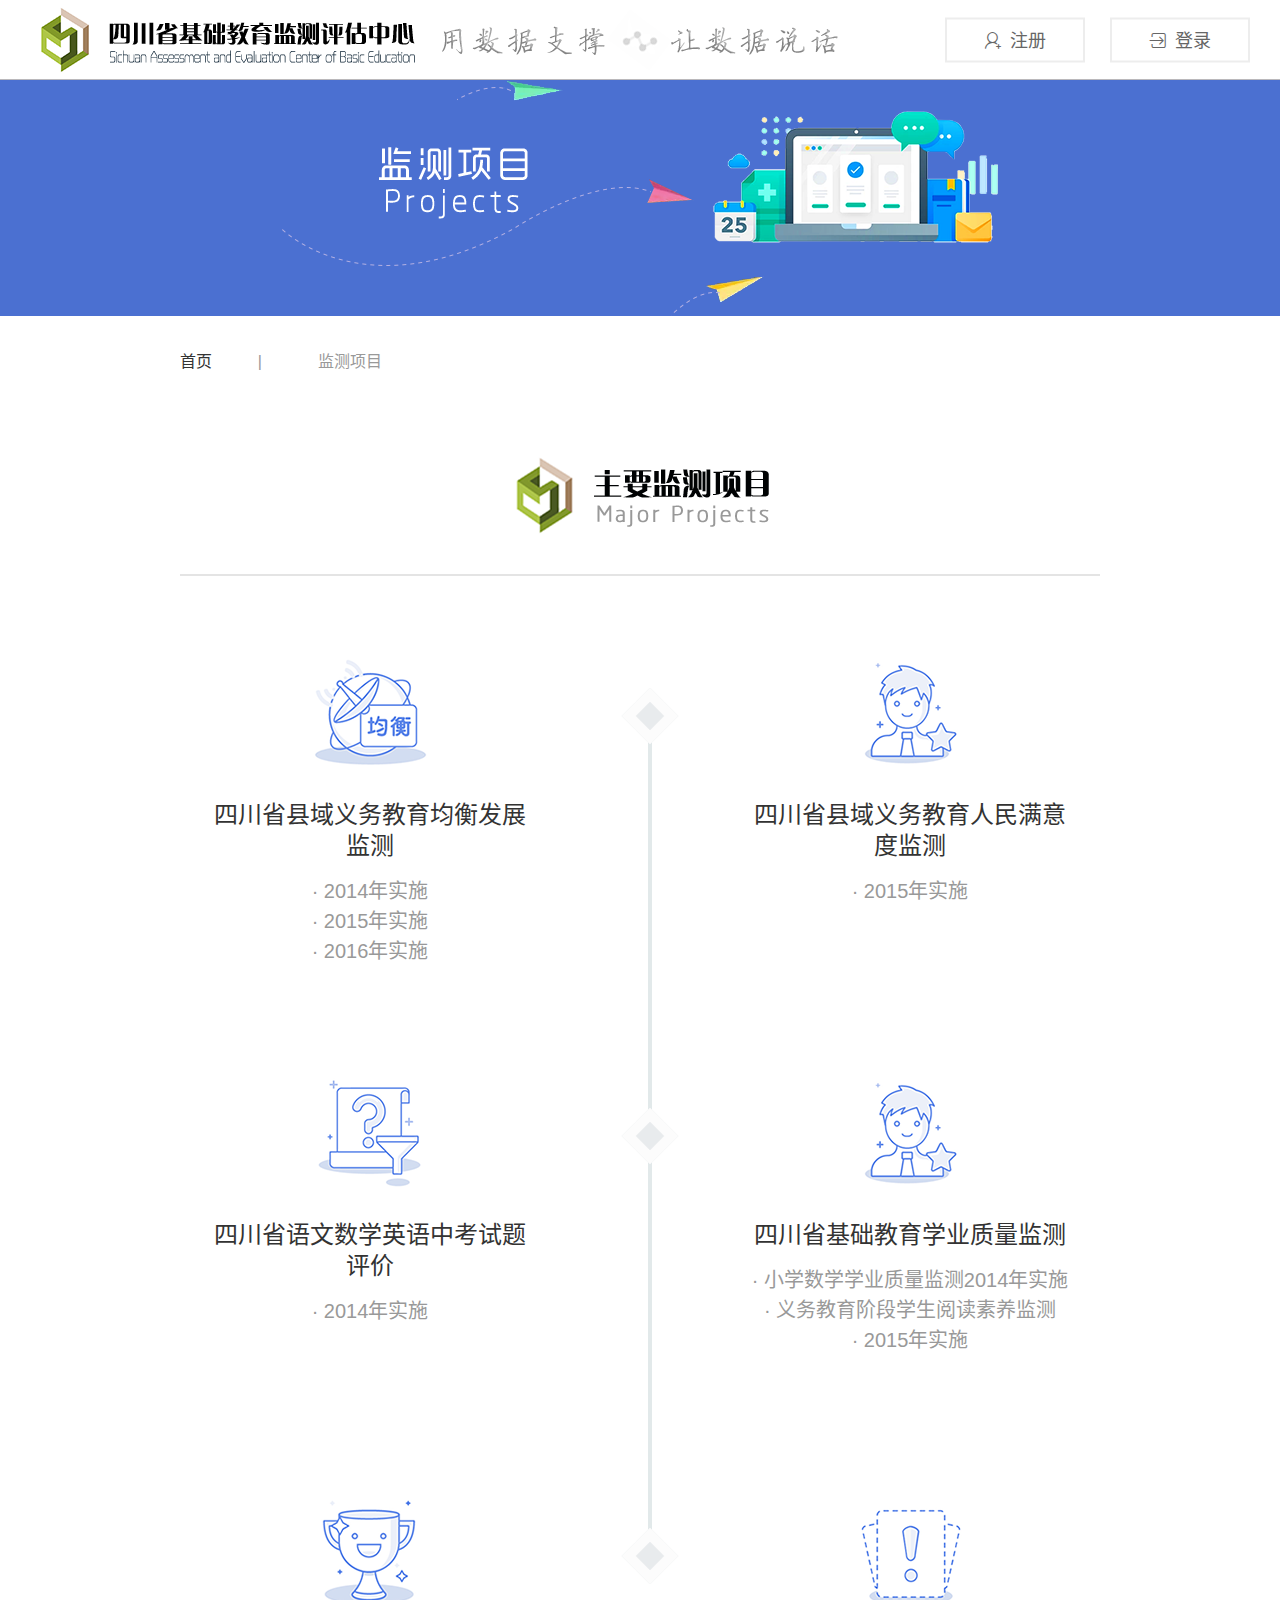
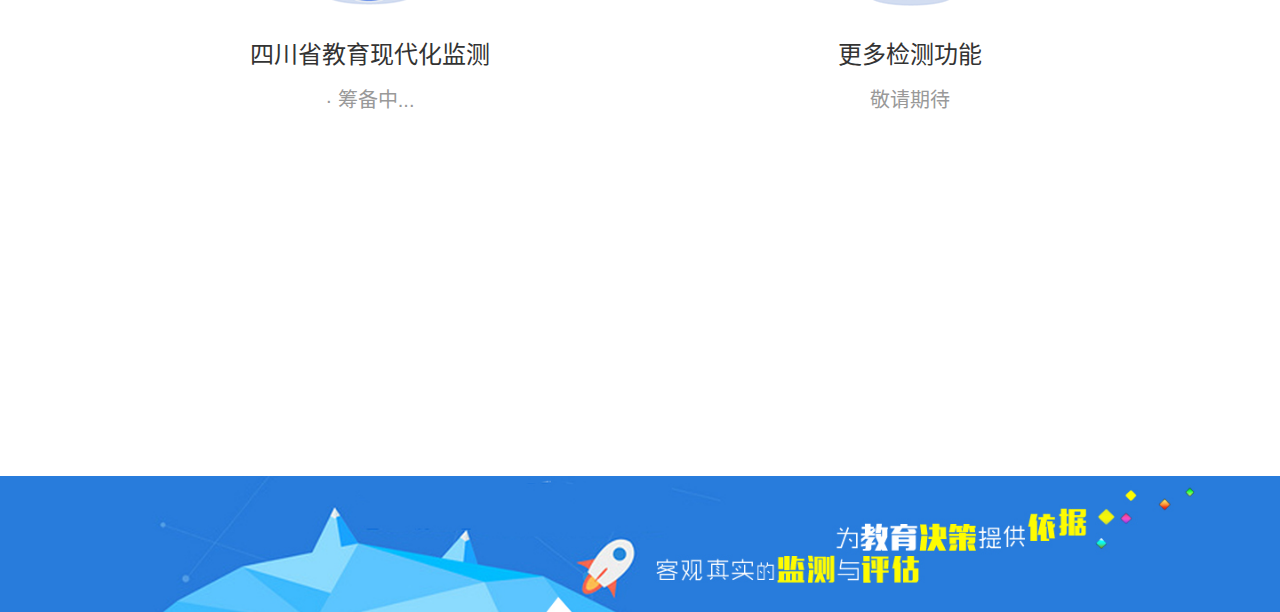
<file: major-projects.html>
<!DOCTYPE html>
<html lang="zh-CN">

	<head>
		<meta charset="UTF-8">
		<meta http-equiv="X-UA-Compatible" content="IE=edge">
		<meta name="viewport" content="width=device-width, initial-scale=1, maximum-scale=1, user-scalable=0">
		<title>监测项目| 四川省基础教育监测评估中心</title>
		<meta name="keywords" content="四川省基础教育监测评估中心" />
		<meta name="description" content="四川省基础教育监测评估中心" />
		<link rel="stylesheet" href="style/bootstrap.css" />
		<link rel="stylesheet" href="style/education.css" />
	</head>

	<body>
		<header id="header" role="banner">
			<figure class="logo" id="logo">
				<img src="images/logo.png" alt="四川省基础教育监测评估中心 logo" />
			</figure>
			<figure class="slogan" id="slogan">
				<img src="images/slogan.png" alt="四川省基础教育监测评估中心标语" />
			</figure>
			<div class="signin-signup" id="signinSignup">
				<a href="#" title="注册" class="signin" id="signin"><i class="iconfont icon-signup"></i>注册</a>
				<a href="#" title="登录" class="signup" id="signup"><i class="iconfont icon-signin"></i>登录</a>
			</div>
			<nav id="nav" role="navigation">
				<ul>
					<!-- 当前菜单时，a 添加 active 类 -->
					<li>
						<a href="#" title="功能01">功能01</a>
					</li>
					<li>
						<a href="#" title="功能02">功能02</a>
					</li>
					<li>
						<a href="#" title="功能03">功能03</a>
					</li>
					<li>
						<a href="#" title="功能04" class="active">功能04</a>
					</li>
				</ul>
			</nav>
		</header>
		<main id="main" role="main">
			<figure class="projects-banner">
				<img src="images/project-banner.png" alt="新闻类型"/>
			</figure>
			<nav class="breadcrumbs">
				<ol>
				  	<li><a href="#" title="首页">首页</a></li>
				  	<li>监测项目</li>
				</ol>
			</nav>
			<figure class="major-projects">
				<img src="images/major-projects.png" alt="新闻类型"/>
			</figure>
			<ul class="projects-list">
				<li>
					<div class="balance">
						<img src="images/balance.png" alt="均衡发展监测"/>
						<h3>四川省县域义务教育均衡发展监测</h3>
						<p>
							· 2014年实施<br>
							· 2015年实施<br>
							· 2016年实施
						</p>
					</div>
					<div class="satisficing">
						<img src="images/satisficing.png" alt="满意度监测"/>
						<h3>四川省县域义务教育人民满意度监测</h3>
						<p>· 2015年实施</p>
					</div>
				</li>
				<li>
					<div class="evaluate">
						<img src="images/evaluate.png" alt="试题评价"/>
						<h3>四川省语文数学英语中考试题评价</h3>
						<p>· 2014年实施</p>
					</div>
					<div class="quality">
						<img src="images/satisficing.png" alt="质量监测"/>
						<h3>四川省基础教育学业质量监测</h3>
						<p>
							· 小学数学学业质量监测2014年实施<br>
							· 义务教育阶段学生阅读素养监测<br>
							· 2015年实施
						</p>
					</div>
				</li>
				<li>
					<div class="modernization">
						<img src="images/modernization.png" alt="现代化监测"/>
						<h3>四川省教育现代化监测</h3>
						<p>· 筹备中...</p>
					</div>
					<div class="more-projects">
						<img src="images/more-projects.png" alt="更多检测功能"/>
						<h3>更多检测功能</h3>
						<p>敬请期待</p>
					</div>
				</li>
			</ul>
		</main>
		<!--决策依据，监测评估-->
		<figure class="slogan3">
			<img src="images/slogan3.jpg" alt="决策依据，监测评估" />
		</figure>
		<script src="script/jquery-3.2.0.min.js"></script>
		<script src="script/bootstrap.min.js"></script>
		<script src="script/education.js"></script>
	</body>

</html>
</file>
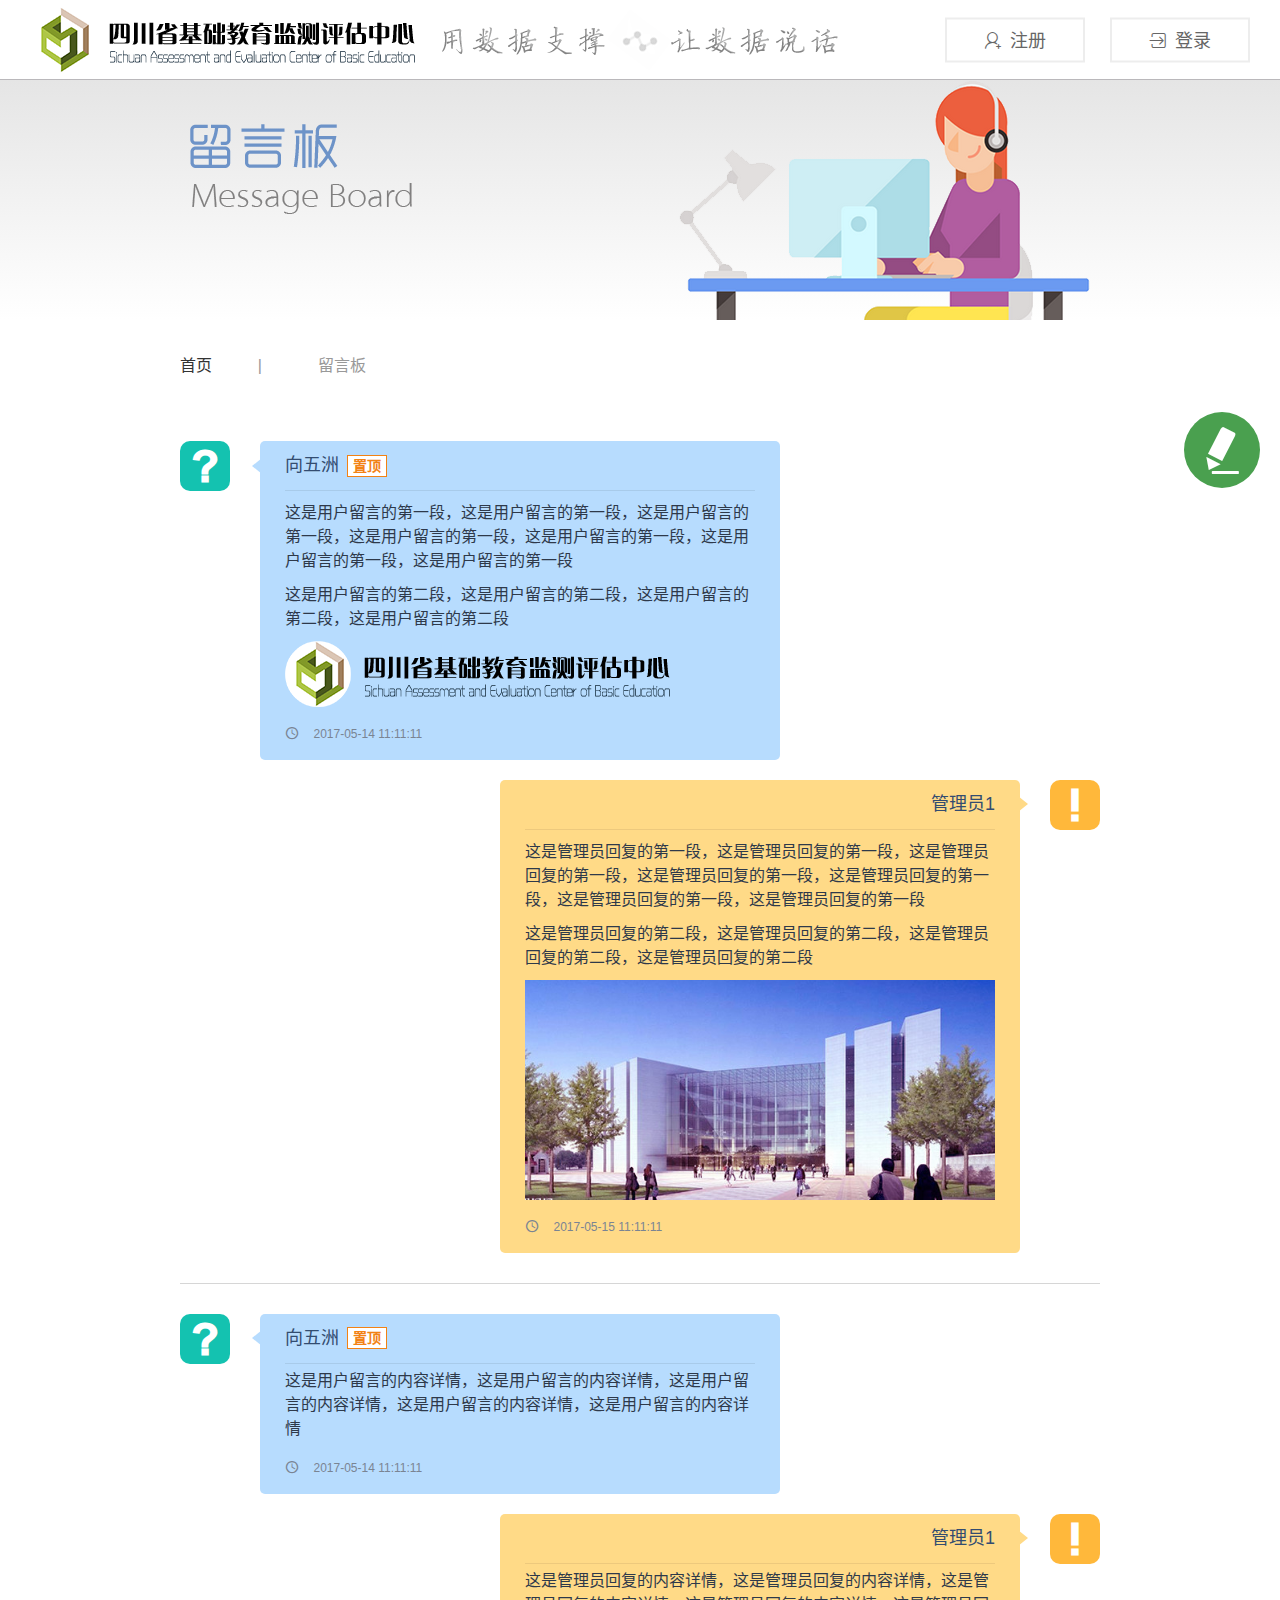
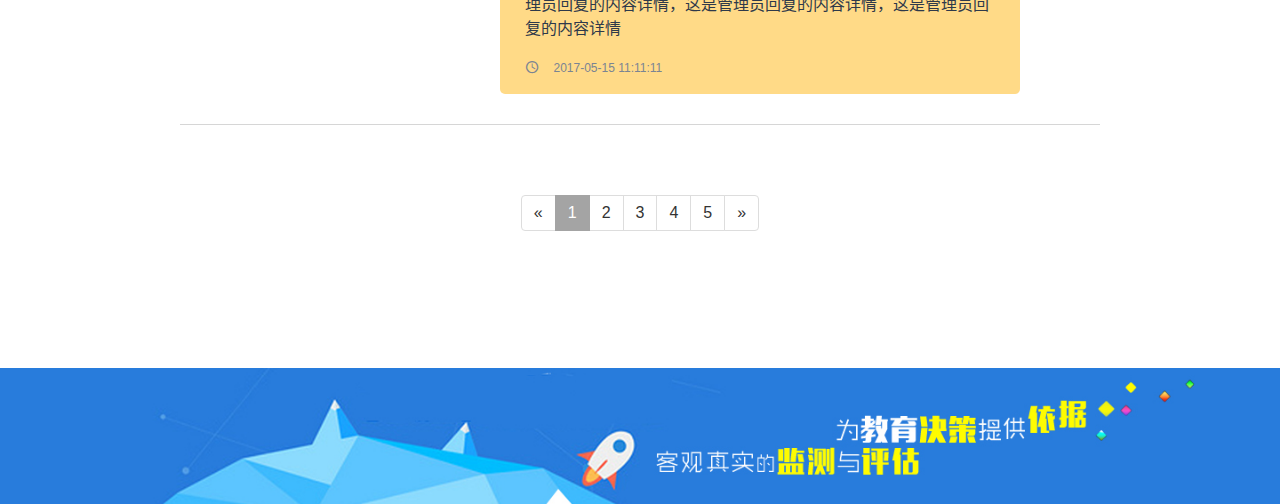
<file: message-board.html>
<!DOCTYPE html>
<html lang="zh-CN">

	<head>
		<meta charset="UTF-8">
		<meta http-equiv="X-UA-Compatible" content="IE=edge">
		<meta name="viewport" content="width=device-width, initial-scale=1, maximum-scale=1, user-scalable=0">
		<title>留言板 | 四川省基础教育监测评估中心</title>
		<meta name="keywords" content="四川省基础教育监测评估中心" />
		<meta name="description" content="四川省基础教育监测评估中心" />
		<link rel="stylesheet" href="style/bootstrap.css" />
		<link rel="stylesheet" href="style/education.css" />
	</head>

	<body>
		<header id="header" role="banner">
			<figure class="logo" id="logo">
				<img src="images/logo.png" alt="四川省基础教育监测评估中心 logo" />
			</figure>
			<figure class="slogan" id="slogan">
				<img src="images/slogan.png" alt="四川省基础教育监测评估中心标语" />
			</figure>
			<div class="signin-signup" id="signinSignup">
				<a href="#" title="注册" class="signin" id="signin"><i class="iconfont icon-signup"></i>注册</a>
				<a href="#" title="登录" class="signup" id="signup"><i class="iconfont icon-signin"></i>登录</a>
			</div>
			<nav id="nav" role="navigation">
				<ul>
					<!-- 当前菜单时，a 添加 active 类 -->
					<li>
						<a href="#" title="功能01">功能01</a>
					</li>
					<li>
						<a href="#" title="功能02">功能02</a>
					</li>
					<li>
						<a href="#" title="功能03">功能03</a>
					</li>
					<li>
						<a href="#" title="功能04" class="active">功能04</a>
					</li>
				</ul>
			</nav>
		</header>
		<main id="main" role="main">
			<figure class="message-board">
				<img src="images/message-board.png" alt="新闻类型"/>
			</figure>
			<nav class="breadcrumbs">
				<ol>
				  	<li><a href="#" title="首页">首页</a></li>
				  	<li>留言板</li>
				</ol>
			</nav>
			<div class="message-container">
				<ul class="message-list">
					<!--每一留言列表项包括：用户提问，和管理员解答-->
					<li>
						<!--问题包裹在类名为question的容器中-->
						<div class="question">
							<i class="iconfont icon-question"></i>
							<div class="wrap">
								<div class="nickname">
									<span>向五洲</span>
									<!--若有置顶，请添加下面的strong标签-->
									<strong class="stick">置顶</strong>
								</div>
								<div class="details">
									<!--这里是留言的主要内容，若不用分段，去掉p标签-->
									<p>这是用户留言的第一段，这是用户留言的第一段，这是用户留言的第一段，这是用户留言的第一段，这是用户留言的第一段，这是用户留言的第一段，这是用户留言的第一段</p>
									<p>这是用户留言的第二段，这是用户留言的第二段，这是用户留言的第二段，这是用户留言的第二段</p>
									<img src="images/logo.png" alt="" />
								</div>
								<div class="datetime">
									<i class="iconfont icon-time"></i>
									<em>2017-05-14 11:11:11</em>
								</div>
							</div>
						</div>
						<!--答案包裹在类名为answer的容器中-->
						<div class="answer">
							<i class="iconfont icon-answer"></i>
							<div class="wrap">
								<div class="nickname">
									<span>管理员1</span>
								</div>
								<div class="details">
									<!--这里是回复的主要内容，若不用分段，去掉p标签-->
									<p>这是管理员回复的第一段，这是管理员回复的第一段，这是管理员回复的第一段，这是管理员回复的第一段，这是管理员回复的第一段，这是管理员回复的第一段，这是管理员回复的第一段</p>
									<p>这是管理员回复的第二段，这是管理员回复的第二段，这是管理员回复的第二段，这是管理员回复的第二段</p>
									<img src="images/about-info.jpg"/>
								</div>
								<div class="datetime">
									<i class="iconfont icon-time"></i>
									<em>2017-05-15 11:11:11</em>
								</div>								
							</div>
						</div>
					</li>
					<!--每一留言列表项包括：用户提问，和管理员解答-->
					<li>
						<!--问题包裹在类名为question的容器中-->
						<div class="question">
							<i class="iconfont icon-question"></i>
							<div class="wrap">
								<div class="nickname">
									<span>向五洲</span>
									<!--若有置顶，请添加下面的strong标签-->
									<strong class="stick">置顶</strong>
								</div>
								<div class="details">
									这是用户留言的内容详情，这是用户留言的内容详情，这是用户留言的内容详情，这是用户留言的内容详情，这是用户留言的内容详情
								</div>
								<div class="datetime">
									<i class="iconfont icon-time"></i>
									<em>2017-05-14 11:11:11</em>
								</div>
							</div>
						</div>
						<!--答案包裹在类名为answer的容器中-->
						<div class="answer">
							<i class="iconfont icon-answer"></i>
							<div class="wrap">
								<div class="nickname">
									<span>管理员1</span>
								</div>
								<div class="details">
									这是管理员回复的内容详情，这是管理员回复的内容详情，这是管理员回复的内容详情，这是管理员回复的内容详情，这是管理员回复的内容详情
								</div>
								<div class="datetime">
									<i class="iconfont icon-time"></i>
									<em>2017-05-15 11:11:11</em>
								</div>								
							</div>
						</div>
					</li>
				</ul>
				<nav aria-label="Page navigation" class="pagination-container">
					<ul class="pagination">
						<li>
							<a href="#" aria-label="Previous">
								<span aria-hidden="true">&laquo;</span>
							</a>
						</li>
						<li class="active">
							<a href="#">1</a>
						</li>
						<li>
							<a href="#">2</a>
						</li>
						<li>
							<a href="#">3</a>
						</li>
						<li>
							<a href="#">4</a>
						</li>
						<li>
							<a href="#">5</a>
						</li>
						<li>
							<a href="#" aria-label="Next">
								<span aria-hidden="true">&raquo;</span>
							</a>
						</li>
					</ul>
				</nav>
			</div>
			<div class="write-message">
				<i class="iconfont icon-write-message" id="iconWriteMessage" title="打开留言板"></i>
				<div class="my-message-container" id="myMessageContainer">
					<div class="my-message" id="myMessage">
						<h3>我的留言</h3>
						<div class="content">
							<figure class="message-show">
								<img src="images/my-message-show.png" alt="留言板"/>
							</figure>
							<form action="#" method="post" name="messageForm" id="messageForm">
								<div class="name">
									<label for="name">姓名</label>
									<input type="text" name="name" id="name" placeholder="请输入您的姓名" />
								</div>
								<div class="phone">
									<label for="phone">手机号</label>
									<input type="text" name="phone" id="phone" placeholder="请输入您的手机号" />
								</div>
								<div class="message">
									<label for="message">留言</label>
									<textarea name="message" placeholder="请输入留言内容"></textarea>
								</div>
								<button type="submit" name="messageSubmit" id="messageSubmit" title="提交我的留言">OK提交</button>
							</form>
						</div>
					</div>
				</div>
			</div>
		</main>
		<!--决策依据，监测评估-->
		<figure class="slogan3">
			<img src="images/slogan3.jpg" alt="决策依据，监测评估" />
		</figure>
		<script src="script/jquery-3.2.0.min.js"></script>
		<script src="script/bootstrap.min.js"></script>
		<script src="script/education.js"></script>
		<script>
			$(document).ready(function(){
				$("#myMessageContainer").width($(window).width());
				$("#myMessageContainer").height($(window).height());
				$("#iconWriteMessage").on("click", function(){
					$("#myMessageContainer").slideDown(400);
				});
				$("#myMessageContainer").on("click", function(){
					$(this).slideUp(400);
				});
				$("#myMessage").on("click", function(e){
					e.stopPropagation();
				});
			});
		</script>
	</body>

</html>
</file>
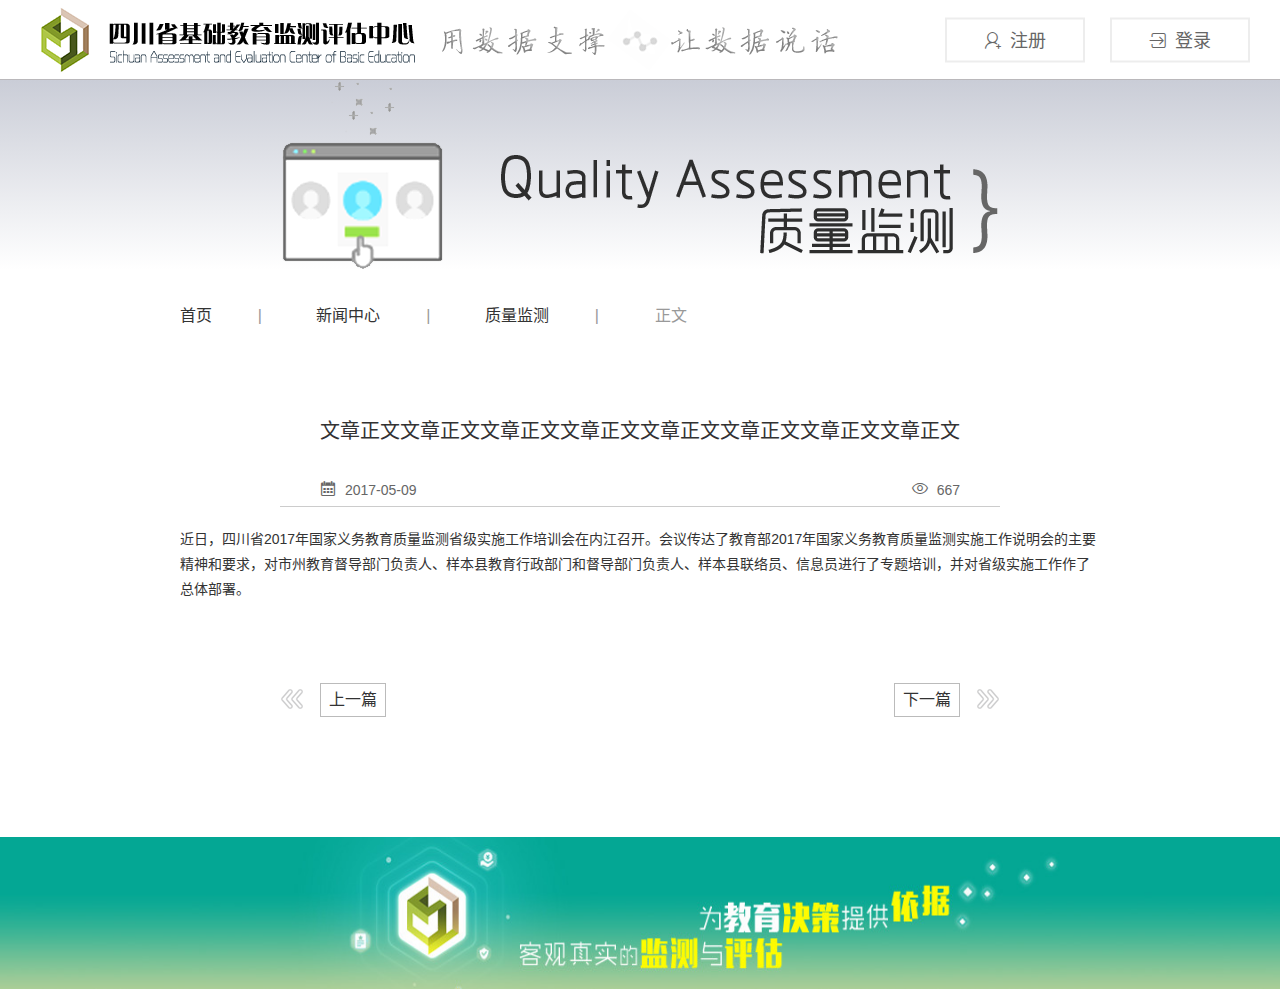
<file: news-details.html>
<!DOCTYPE html>
<html lang="zh-CN">

	<head>
		<meta charset="UTF-8">
		<meta http-equiv="X-UA-Compatible" content="IE=edge">
		<meta name="viewport" content="width=device-width, initial-scale=1, maximum-scale=1, user-scalable=0">
		<title>新闻详情 | 四川省基础教育监测评估中心</title>
		<meta name="keywords" content="四川省基础教育监测评估中心" />
		<meta name="description" content="四川省基础教育监测评估中心" />
		<link rel="stylesheet" href="style/bootstrap.css" />
		<link rel="stylesheet" href="style/education.css" />
	</head>

	<body>
		<header id="header" role="banner">
			<figure class="logo" id="logo">
				<img src="images/logo.png" alt="四川省基础教育监测评估中心 logo" />
			</figure>
			<figure class="slogan" id="slogan">
				<img src="images/slogan.png" alt="四川省基础教育监测评估中心标语" />
			</figure>
			<div class="signin-signup" id="signinSignup">
				<a href="#" title="注册" class="signin" id="signin"><i class="iconfont icon-signup"></i>注册</a>
				<a href="#" title="登录" class="signup" id="signup"><i class="iconfont icon-signin"></i>登录</a>
			</div>
			<nav id="nav" role="navigation">
				<ul>
					<!-- 当前菜单时，a 添加 active 类 -->
					<li>
						<a href="#" title="功能01">功能01</a>
					</li>
					<li>
						<a href="#" title="功能02">功能02</a>
					</li>
					<li>
						<a href="#" title="功能03">功能03</a>
					</li>
					<li>
						<a href="#" title="功能04" class="active">功能04</a>
					</li>
				</ul>
			</nav>
		</header>
		<main id="main" role="main">
			<div class="news-article-type-bg">
				<figure class="news-article-type">
					<img src="images/news-article-type.png" alt="新闻类型"/>
				</figure>				
			</div>			    
			<nav class="breadcrumbs">
				<ol>
				  	<li><a href="#" title="首页">首页</a></li>
				  	<li><a href="#" title="新闻中心">新闻中心</a></li>
				  	<li><a href="#" title="质量监测">质量监测</a></li>
				  	<li>正文</li>          
				</ol>
			</nav>
			<div class="artilce">
				<h2>文章正文文章正文文章正文文章正文文章正文文章正文文章正文文章正文</h2>
				<div class="group">
					<span class="date">
						<i class="iconfont icon-date"></i>
						2017-05-09
					</span>
					<span class="scan-count">
						<i class="iconfont icon-scan"></i>
						667
					</span>
				</div>
				<article>
					<!--文章内容放在这里-->
					 近日，四川省2017年国家义务教育质量监测省级实施工作培训会在内江召开。会议传达了教育部2017年国家义务教育质量监测实施工作说明会的主要精神和要求，对市州教育督导部门负责人、样本县教育行政部门和督导部门负责人、样本县联络员、信息员进行了专题培训，并对省级实施工作作了总体部署。
				</article>
				<div class="page">
					<div class="prev"><a href="#" title="上一篇">上一篇</a></div>
					<div class="next"><a href="#" title="下一篇">下一篇</a></div>
				</div>
			</div>
	</main>
	<!--决策依据，监测评估-->
	<figure class="slogan2">
		<img src="images/slogan2.jpg" alt="决策依据，监测评估" />
	</figure>
	<script src="script/jquery-3.2.0.min.js"></script>
	<script src="script/bootstrap.min.js"></script>
	<script src="script/education.js"></script>
	</body>

</html>
</file>
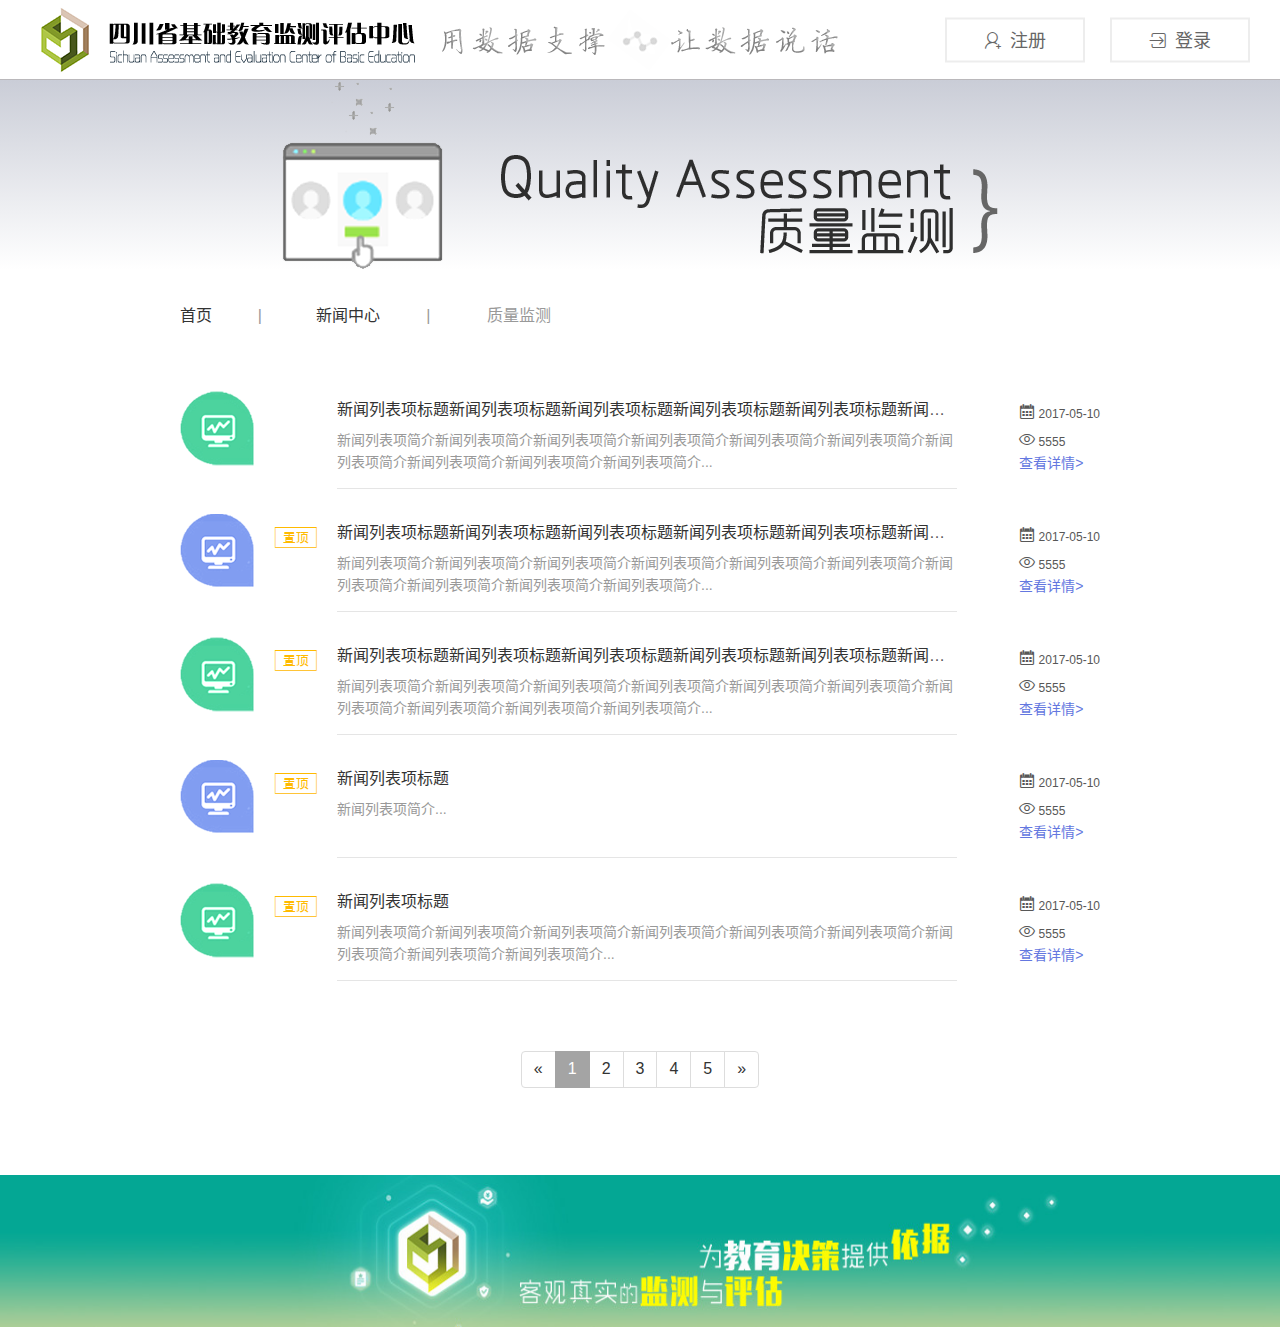
<file: news-list.html>
<!DOCTYPE html>
<html lang="zh-CN">

	<head>
		<meta charset="UTF-8">
		<meta http-equiv="X-UA-Compatible" content="IE=edge">
		<meta name="viewport" content="width=device-width, initial-scale=1, maximum-scale=1, user-scalable=0">
		<title>新闻列表 | 四川省基础教育监测评估中心</title>
		<meta name="keywords" content="四川省基础教育监测评估中心" />
		<meta name="description" content="四川省基础教育监测评估中心" />
		<link rel="stylesheet" href="style/bootstrap.css" />
		<link rel="stylesheet" href="style/education.css" />
	</head>

	<body>
		<header id="header" role="banner">
			<figure class="logo" id="logo">
				<img src="images/logo.png" alt="四川省基础教育监测评估中心 logo" />
			</figure>
			<figure class="slogan" id="slogan">
				<img src="images/slogan.png" alt="四川省基础教育监测评估中心标语" />
			</figure>
			<div class="signin-signup" id="signinSignup">
				<a href="#" title="注册" class="signin" id="signin"><i class="iconfont icon-signup"></i>注册</a>
				<a href="#" title="登录" class="signup" id="signup"><i class="iconfont icon-signin"></i>登录</a>
			</div>
			<nav id="nav" role="navigation">
				<ul>
					<!-- 当前菜单时，a 添加 active 类 -->
					<li>
						<a href="#" title="功能01">功能01</a>
					</li>
					<li>
						<a href="#" title="功能02">功能02</a>
					</li>
					<li>
						<a href="#" title="功能03">功能03</a>
					</li>
					<li>
						<a href="#" title="功能04" class="active">功能04</a>
					</li>
				</ul>
			</nav>
		</header>
		<main id="main" role="main">
			<figure class="news-article-type">
				<img src="images/news-article-type.png" alt="新闻类型"/>
			</figure>
			<nav class="breadcrumbs">
				<ol>
				  	<li><a href="#" title="首页">首页</a></li>
				  	<li><a href="#" title="新闻中心">新闻中心</a></li>
				  	<li>质量监测</li>
				</ol>
			</nav>
			<div class="news-list-container">
				<ul class="news-list">
					<li>
						<div class="text">
							<h2><a href="#" title="新闻列表项标题">新闻列表项标题新闻列表项标题新闻列表项标题新闻列表项标题新闻列表项标题新闻列表项标题</a></h2>
							<p>新闻列表项简介新闻列表项简介新闻列表项简介新闻列表项简介新闻列表项简介新闻列表项简介新闻列表项简介新闻列表项简介新闻列表项简介新闻列表项简介...</p>
						</div>
						<div class="group">
							<div class="date">
								<i class="iconfont icon-date"></i>
								2017-05-10
							</div>
							<div class="scan-count">
								<i class="iconfont icon-scan"></i>
								5555
							</div>
							<a href="#" title="查看详情">查看详情></a>
						</div>
					</li>
					<li>
						<!--倘若有置顶，将有下面的 i.icon-stick标签-->
						<i class="iconfont icon-stick"></i>
						<div class="text">
							<h2><a href="#" title="新闻列表项标题">新闻列表项标题新闻列表项标题新闻列表项标题新闻列表项标题新闻列表项标题新闻列表项标题</a></h2>
							<p>新闻列表项简介新闻列表项简介新闻列表项简介新闻列表项简介新闻列表项简介新闻列表项简介新闻列表项简介新闻列表项简介新闻列表项简介新闻列表项简介...</p>
						</div>
						<div class="group">
							<div class="date">
								<i class="iconfont icon-date"></i>
								2017-05-10
							</div>
							<div class="scan-count">
								<i class="iconfont icon-scan"></i>
								5555
							</div>
							<a href="#" title="查看详情">查看详情></a>
						</div>
					</li>
					<li>
						<!--倘若有置顶，将有下面的 i.icon-stick标签-->
						<i class="iconfont icon-stick"></i>
						<div class="text">
							<h2><a href="#" title="新闻列表项标题">新闻列表项标题新闻列表项标题新闻列表项标题新闻列表项标题新闻列表项标题新闻列表项标题</a></h2>
							<p>新闻列表项简介新闻列表项简介新闻列表项简介新闻列表项简介新闻列表项简介新闻列表项简介新闻列表项简介新闻列表项简介新闻列表项简介新闻列表项简介...</p>
						</div>
						<div class="group">
							<div class="date">
								<i class="iconfont icon-date"></i>
								2017-05-10
							</div>
							<div class="scan-count">
								<i class="iconfont icon-scan"></i>
								5555
							</div>
							<a href="#" title="查看详情">查看详情></a>
						</div>
					</li>
					<li>
						<!--倘若有置顶，将有下面的 i.icon-stick标签-->
						<i class="iconfont icon-stick"></i>
						<div class="text">
							<h2><a href="#" title="新闻列表项标题">新闻列表项标题</a></h2>
							<p>新闻列表项简介...</p>
						</div>
						<div class="group">
							<div class="date">
								<i class="iconfont icon-date"></i>
								2017-05-10
							</div>
							<div class="scan-count">
								<i class="iconfont icon-scan"></i>
								5555
							</div>
							<a href="#" title="查看详情">查看详情></a>
						</div>
					</li>
					<li>
						<!--倘若有置顶，将有下面的 i.icon-stick标签-->
						<i class="iconfont icon-stick"></i>
						<div class="text">
							<h2><a href="#" title="新闻列表项标题">新闻列表项标题</a></h2>
							<p>新闻列表项简介新闻列表项简介新闻列表项简介新闻列表项简介新闻列表项简介新闻列表项简介新闻列表项简介新闻列表项简介新闻列表项简介...</p>
						</div>
						<div class="group">
							<div class="date">
								<i class="iconfont icon-date"></i>
								2017-05-10
							</div>
							<div class="scan-count">
								<i class="iconfont icon-scan"></i>
								5555
							</div>
							<a href="#" title="查看详情">查看详情></a>
						</div>
					</li>
				</ul>
				<nav aria-label="Page navigation" class="pagination-container">
					<ul class="pagination">
						<li>
							<a href="#" aria-label="Previous">
								<span aria-hidden="true">&laquo;</span>
							</a>
						</li>
						<li class="active">
							<a href="#">1</a>
						</li>
						<li>
							<a href="#">2</a>
						</li>
						<li>
							<a href="#">3</a>
						</li>
						<li>
							<a href="#">4</a>
						</li>
						<li>
							<a href="#">5</a>
						</li>
						<li>
							<a href="#" aria-label="Next">
								<span aria-hidden="true">&raquo;</span>
							</a>
						</li>
					</ul>
				</nav>
			</div>
		</main>
		<!--决策依据，监测评估-->
		<figure class="slogan2">
			<img src="images/slogan2.jpg" alt="决策依据，监测评估" />
		</figure>
		<script src="script/jquery-3.2.0.min.js"></script>
		<script src="script/bootstrap.min.js"></script>
		<script src="script/education.js"></script>
	</body>

</html>
</file>
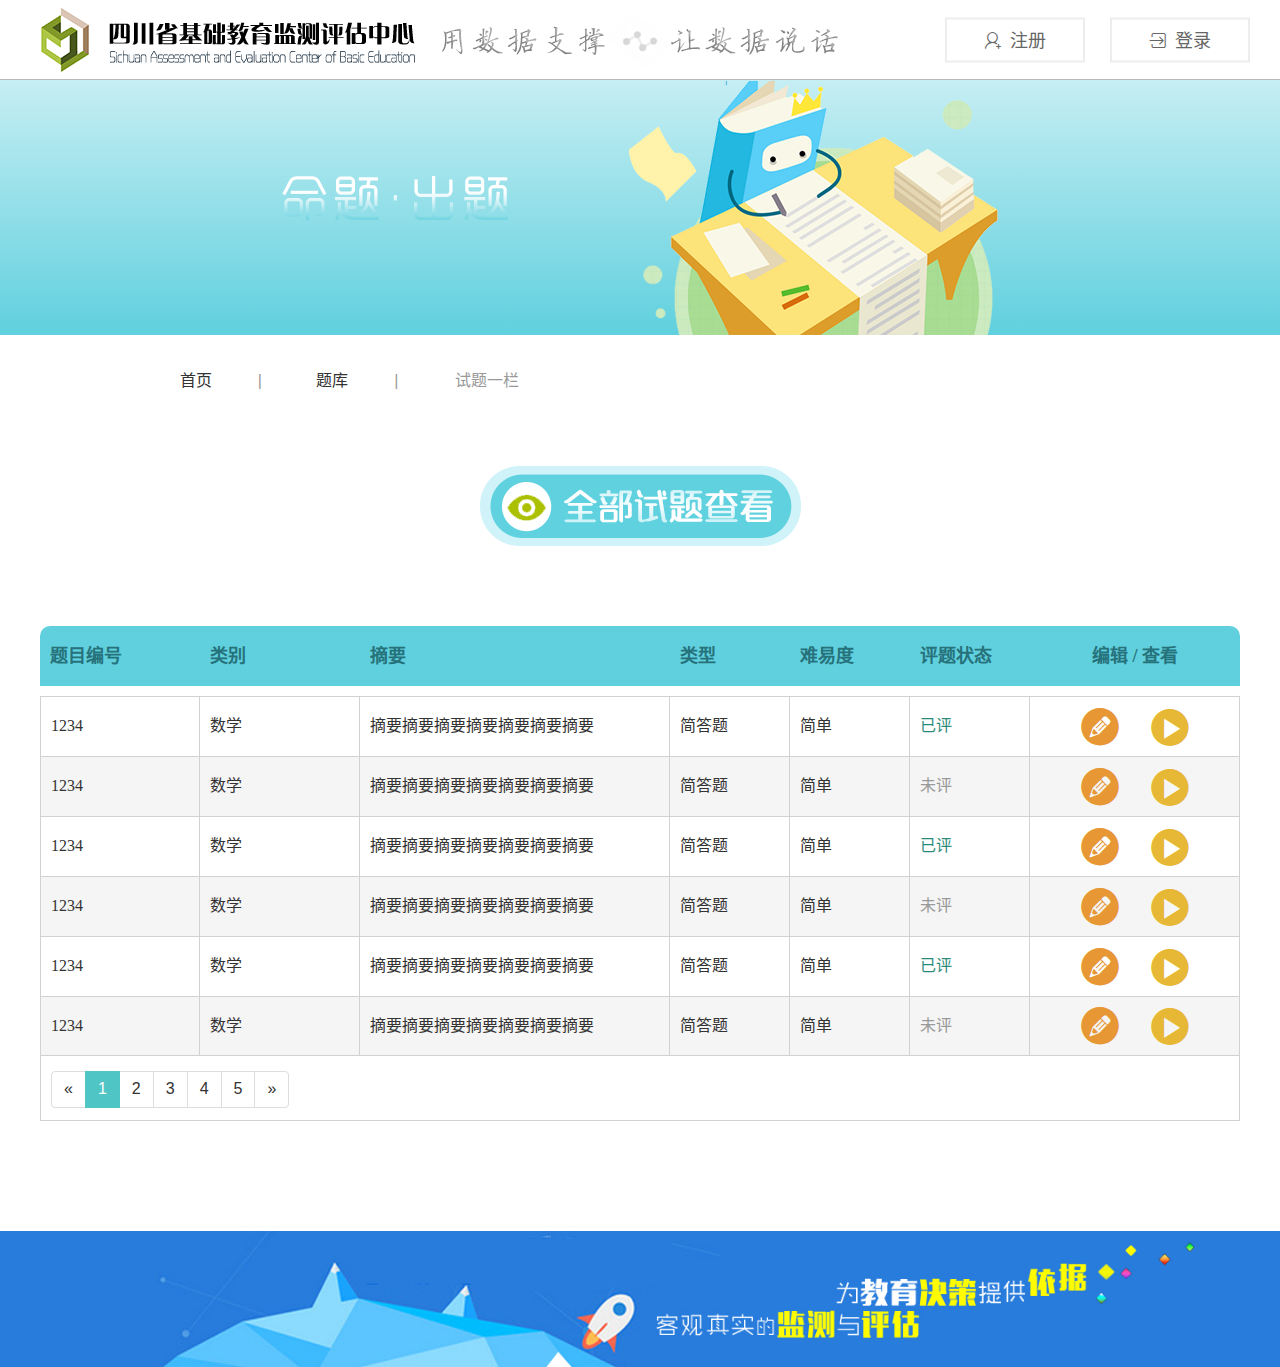
<file: question-list.html>
<!DOCTYPE html>
<html lang="zh-CN">

	<head>
		<meta charset="UTF-8">
		<meta http-equiv="X-UA-Compatible" content="IE=edge">
		<meta name="viewport" content="width=device-width, initial-scale=1, maximum-scale=1, user-scalable=0">
		<title>试题一栏 | 四川省基础教育监测评估中心</title>
		<meta name="keywords" content="四川省基础教育监测评估中心" />
		<meta name="description" content="四川省基础教育监测评估中心" />
		<link rel="stylesheet" href="style/bootstrap.css" />
		<link rel="stylesheet" href="style/education.css" />
	</head>

	<body>
		<header id="header" role="banner">
			<figure class="logo" id="logo">
				<img src="images/logo.png" alt="四川省基础教育监测评估中心 logo" />
			</figure>
			<figure class="slogan" id="slogan">
				<img src="images/slogan.png" alt="四川省基础教育监测评估中心标语" />
			</figure>
			<div class="signin-signup" id="signinSignup">
				<a href="#" title="注册" class="signin" id="signin"><i class="iconfont icon-signup"></i>注册</a>
				<a href="#" title="登录" class="signup" id="signup"><i class="iconfont icon-signin"></i>登录</a>
			</div>
			<nav id="nav" role="navigation">
				<ul>
					<!-- 当前菜单时，a 添加 active 类 -->
					<li>
						<a href="#" title="功能01">功能01</a>
					</li>
					<li>
						<a href="#" title="功能02">功能02</a>
					</li>
					<li>
						<a href="#" title="功能03">功能03</a>
					</li>
					<li>
						<a href="#" title="功能04" class="active">功能04</a>
					</li>
				</ul>
			</nav>
		</header>
		<main id="main" role="main">
			<figure class="question-list-banner">
				<img src="images/question-list.png" alt="新闻类型"/>
			</figure>
			<nav class="breadcrumbs">
				<ol>
				  	<li><a href="#" title="首页">首页</a></li>
				  	<li><a href="#" title="首页">题库</a></li>
				  	<li>试题一栏</li>
				</ol>
			</nav>
			<h2 class="question-heading">
				<img src="images/all-question.png" alt="全部试题"/>
			</h2>
			<table class="all-question">
				<thead>
					<tr>
						<th>题目编号</th>
						<th>类别</th>
						<th>摘要</th>
						<th>类型</th>
						<th>难易度</th>
						<th>评题状态</th>
						<th colspan="2">编辑 / 查看</th>
					</tr>
				</thead>
				<tbody>
					<tr>
						<td>1234</td>
						<td>数学</td>
						<td>摘要摘要摘要摘要摘要摘要摘要</td>
						<td>简答题</td>
						<td>简单</td>
						<!--若已评，添加 over 类，未评添加 waiting 类名-->
						<td class="over">已评</td>
						<td>
							<a href="#" title="编辑" class="iconfont icon-edit"></a>
							<a href="#" title="查看" class="iconfont icon-look"></a>
						</td>
					</tr>
					<tr>
						<td>1234</td>
						<td>数学</td>
						<td>摘要摘要摘要摘要摘要摘要摘要</td>
						<td>简答题</td>
						<td>简单</td>
						<!--若已评，添加 over 类，未评添加 waiting 类名-->
						<td class="waiting">未评</td>
						<td>
							<a href="#" title="编辑" class="iconfont icon-edit"></a>
							<a href="#" title="查看" class="iconfont icon-look"></a>
						</td>
					</tr>
					<tr>
						<td>1234</td>
						<td>数学</td>
						<td>摘要摘要摘要摘要摘要摘要摘要</td>
						<td>简答题</td>
						<td>简单</td>
						<!--若已评，添加 over 类，未评添加 waiting 类名-->
						<td class="over">已评</td>
						<td>
							<a href="#" title="编辑" class="iconfont icon-edit"></a>
							<a href="#" title="查看" class="iconfont icon-look"></a>
						</td>
					</tr>
					<tr>
						<td>1234</td>
						<td>数学</td>
						<td>摘要摘要摘要摘要摘要摘要摘要</td>
						<td>简答题</td>
						<td>简单</td>
						<!--若已评，添加 over 类，未评添加 waiting 类名-->
						<td class="waiting">未评</td>
						<td>
							<a href="#" title="编辑" class="iconfont icon-edit"></a>
							<a href="#" title="查看" class="iconfont icon-look"></a>
						</td>
					</tr>
					<tr>
						<td>1234</td>
						<td>数学</td>
						<td>摘要摘要摘要摘要摘要摘要摘要</td>
						<td>简答题</td>
						<td>简单</td>
						<!--若已评，添加 over 类，未评添加 waiting 类名-->
						<td class="over">已评</td>
						<td>
							<a href="#" title="编辑" class="iconfont icon-edit"></a>
							<a href="#" title="查看" class="iconfont icon-look"></a>
						</td>
					</tr>
					<tr>
						<td>1234</td>
						<td>数学</td>
						<td>摘要摘要摘要摘要摘要摘要摘要</td>
						<td>简答题</td>
						<td>简单</td>
						<!--若已评，添加 over 类，未评添加 waiting 类名-->
						<td class="waiting">未评</td>
						<td>
							<a href="#" title="编辑" class="iconfont icon-edit"></a>
							<a href="#" title="查看" class="iconfont icon-look"></a>
						</td>
					</tr>
				</tbody>
			</table>
			<ul class="pagination all-question-pagination">
				<li>
					<a href="#" aria-label="Previous">
						<span aria-hidden="true">&laquo;</span>
					</a>
				</li>
				<li class="active">
					<a href="#">1</a>
				</li>
				<li>
					<a href="#">2</a>
				</li>
				<li>
					<a href="#">3</a>
				</li>
				<li>
					<a href="#">4</a>
				</li>
				<li>
					<a href="#">5</a>
				</li>
				<li>
					<a href="#" aria-label="Next">
						<span aria-hidden="true">&raquo;</span>
					</a>
				</li>
			</ul>
		</main>
		<!--决策依据，监测评估-->
		<figure class="slogan3">
			<img src="images/slogan3.jpg" alt="决策依据，监测评估" />
		</figure>
		<script src="script/jquery-3.2.0.min.js"></script>
		<script src="script/bootstrap.min.js"></script>
		<script src="script/education.js"></script>
	</body>

</html>
</file>
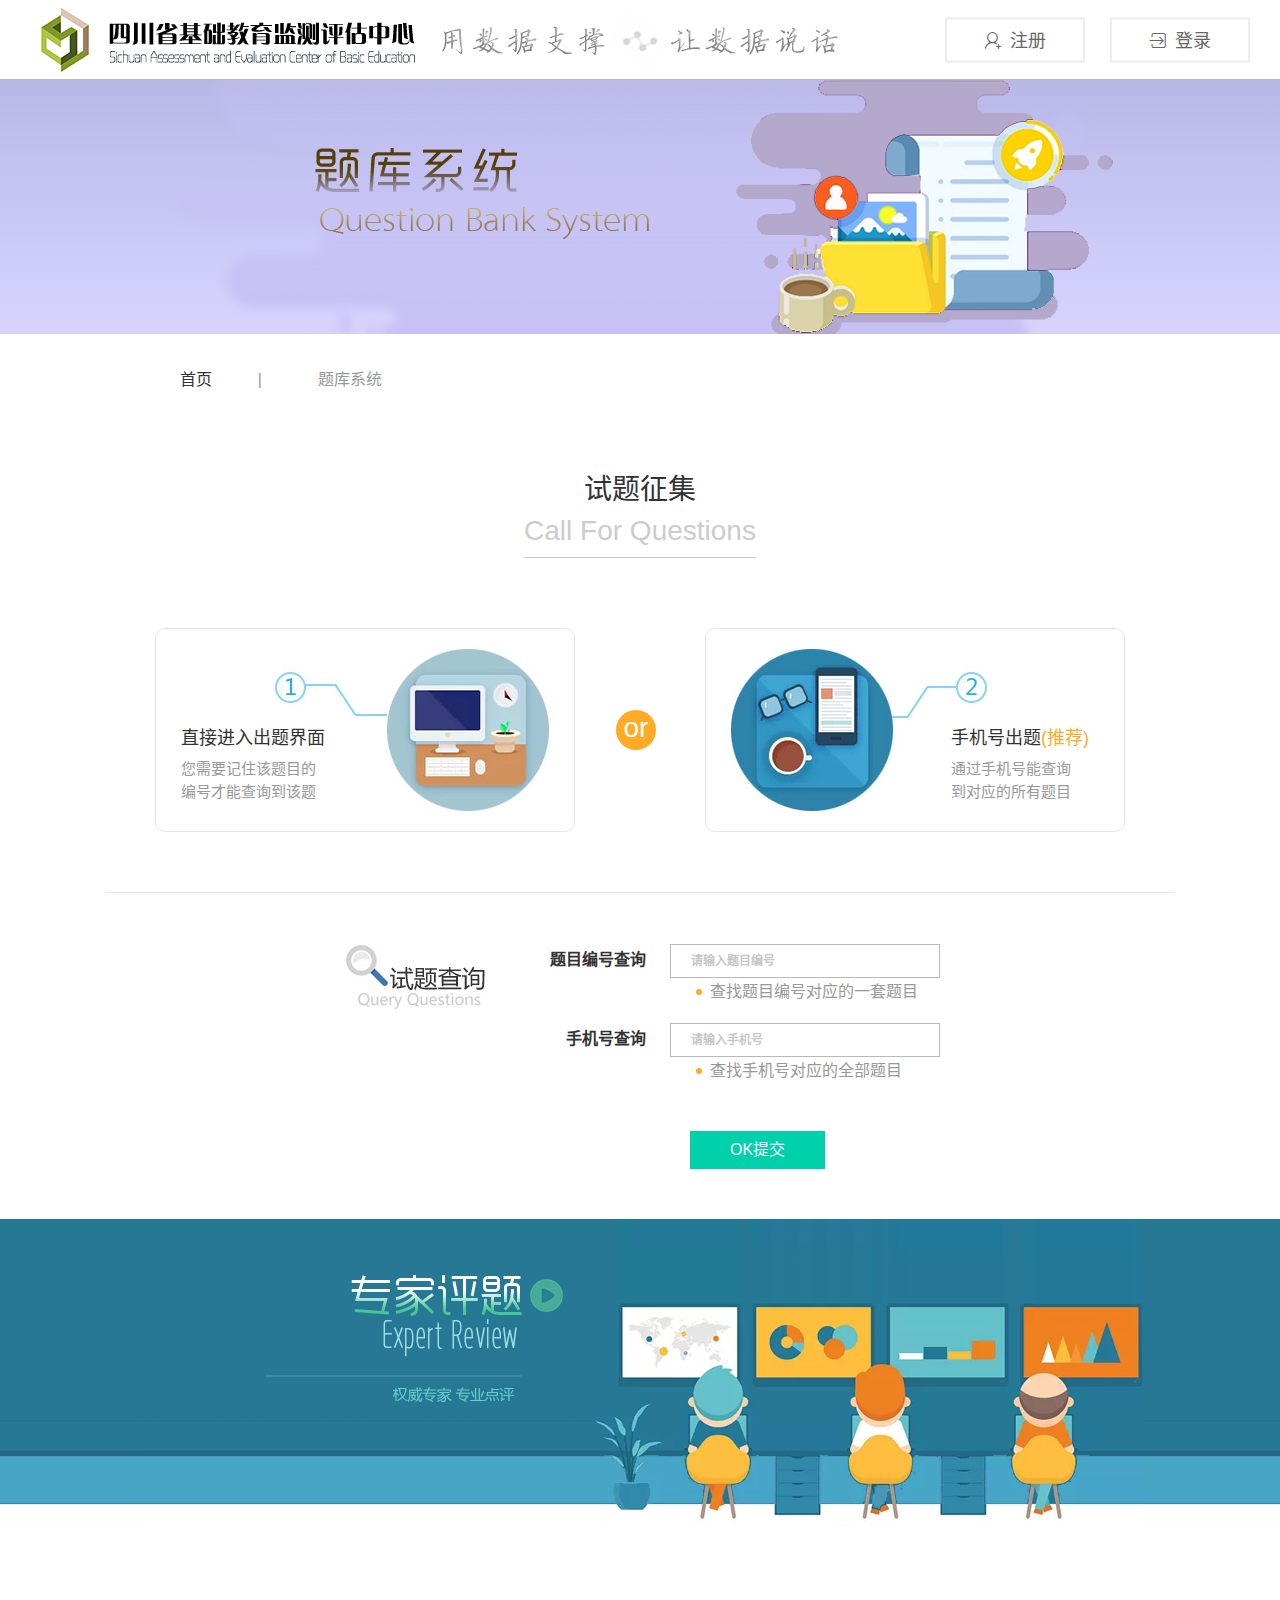
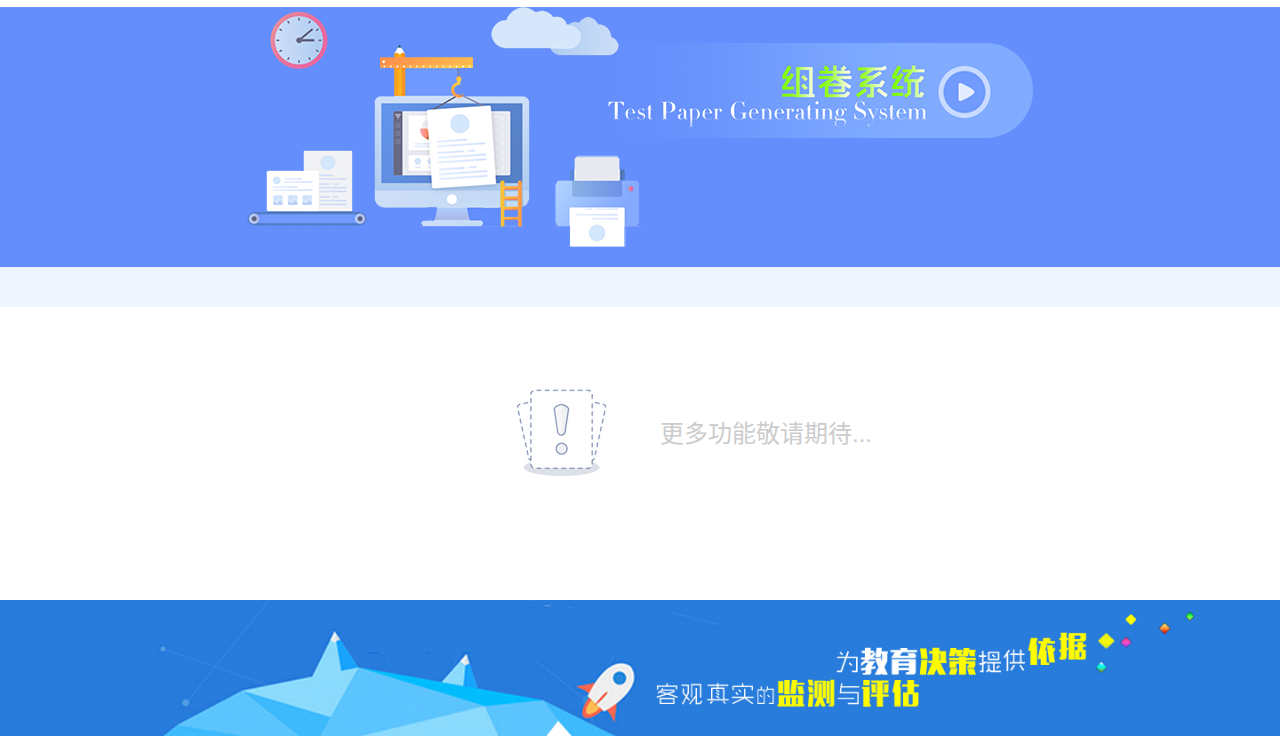
<file: question-system.html>
<!DOCTYPE html>
<html lang="zh-CN">

	<head>
		<meta charset="UTF-8">
		<meta http-equiv="X-UA-Compatible" content="IE=edge">
		<meta name="viewport" content="width=device-width, initial-scale=1, maximum-scale=1, user-scalable=0">
		<title>题库系统 | 四川省基础教育监测评估中心</title>
		<meta name="keywords" content="四川省基础教育监测评估中心" />
		<meta name="description" content="四川省基础教育监测评估中心" />
		<link rel="stylesheet" href="style/bootstrap.css" />
		<link rel="stylesheet" href="style/education.css" />
	</head>

	<body>
		<header id="header" role="banner">
			<figure class="logo" id="logo">
				<img src="images/logo.png" alt="四川省基础教育监测评估中心 logo" />
			</figure>
			<figure class="slogan" id="slogan">
				<img src="images/slogan.png" alt="四川省基础教育监测评估中心标语" />
			</figure>
			<div class="signin-signup" id="signinSignup">
				<a href="#" title="注册" class="signin" id="signin"><i class="iconfont icon-signup"></i>注册</a>
				<a href="#" title="登录" class="signup" id="signup"><i class="iconfont icon-signin"></i>登录</a>
			</div>
			<nav id="nav" role="navigation">
				<ul>
					<!-- 当前菜单时，a 添加 active 类 -->
					<li>
						<a href="#" title="功能01">功能01</a>
					</li>
					<li>
						<a href="#" title="功能02">功能02</a>
					</li>
					<li>
						<a href="#" title="功能03">功能03</a>
					</li>
					<li>
						<a href="#" title="功能04" class="active">功能04</a>
					</li>
				</ul>
			</nav>
		</header>
		<main id="main" role="main">
			<figure class="question-system">
				<img src="images/question-system.png" alt="新闻类型"/>
			</figure>
			<nav class="breadcrumbs">
				<ol>
				  	<li><a href="#" title="首页">首页</a></li>
				  	<li>题库系统</li>
				</ol>
			</nav>
			<!--试题征集-->
			<div class="call-for-question">
				<h3>
					<span class="cn">试题征集</span>
					<span class="en">call for questions</span>
				</h3>
				<ul>
					<li>
						<a href="#" title="直接出题">
							<h4>直接进入出题界面</h4>
							<p>您需要记住该题目的<br>编号才能查询到该题</p>
						</a>
					</li>
					<li>
						<a href="#" title="手机号出题">
							<h4>手机号出题<span>(推荐)</span></h4>
							<p>通过手机号能查询<br>到对应的所有题目</p>
						</a>
					</li>
				</ul>
			</div>
			<!--试题查询-->
			<form action="#" method="post" name="queryQuestionForm" id="queryQuestionForm" class="query-question-form">
				<div class="id">
					<label for="id">题目编号查询
						<input type="text" name="id" id="id" placeholder="请输入题目编号" />
					</label>
					<div class="tip">查找题目编号对应的一套题目</div>
				</div>
				<div class="phone">
					<label for="phone">手机号查询
						<input type="text" name="phone" id="phone" placeholder="请输入手机号" />
					</label>
					<div class="tip">查找手机号对应的全部题目</div>
				</div>
				<button type="submit" name="queryQuestionSubmit" id="queryQuestionSubmit" title="提交查询条件">OK提交</button>				
			</form>
			<!--专家评题-->
			<figure class="expert-review">
				<img src="images/expert-review.jpg"/>
			</figure>
			<!--组卷系统-->
			<figure class="generation-system">
				<a href="#" title="组卷系统">
					<img src="images/generation-system.png"/>
				</a>
			</figure>
			<!--其他功能-->
			<div class="more-function">
				更多功能敬请期待...
			</div>
		</main>
		<!--决策依据，监测评估-->
		<figure class="slogan3">
			<img src="images/slogan3.jpg" alt="决策依据，监测评估" />
		</figure>
		<script src="script/jquery-3.2.0.min.js"></script>
		<script src="script/bootstrap.min.js"></script>
		<script src="script/education.js"></script>
		<script>
			$(document).ready(function(){
				$("#myMessageContainer").width($(window).width());
				$("#myMessageContainer").height($(window).height());
				$("#iconWriteMessage").on("click", function(){
					$("#myMessageContainer").slideDown(400);
				});
				$("#myMessageContainer").on("click", function(){
					$(this).slideUp(400);
				});
				$("#myMessage").on("click", function(e){
					e.stopPropagation();
				});
			});
		</script>
	</body>

</html>
</file>
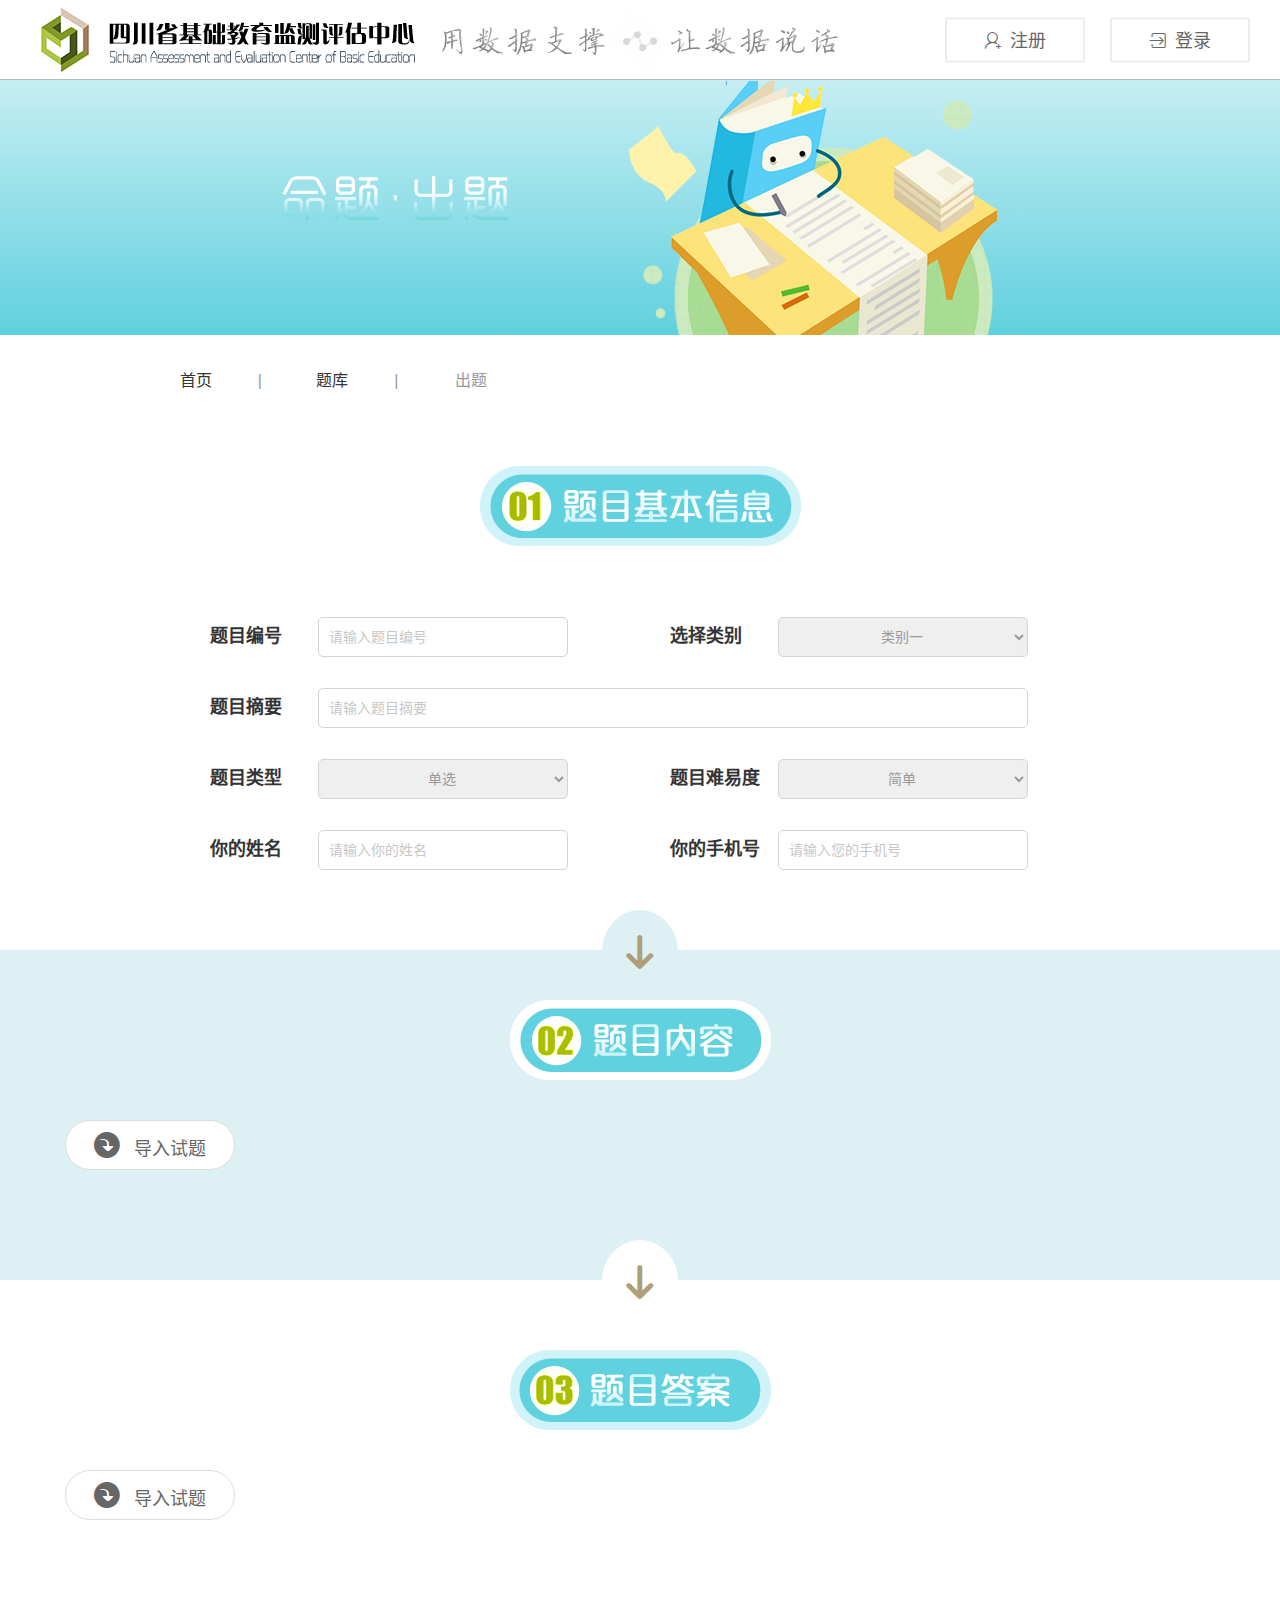
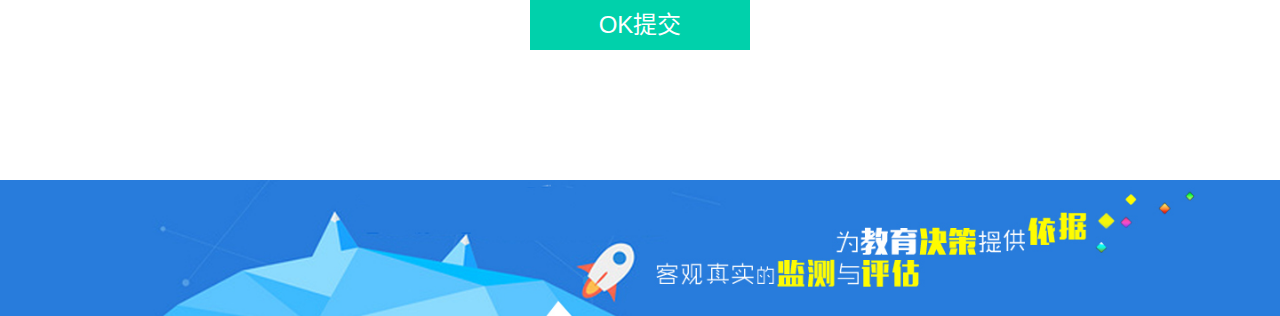
<file: topic-offer.html>
<!DOCTYPE html>
<html lang="zh-CN">

	<head>
		<meta charset="UTF-8">
		<meta http-equiv="X-UA-Compatible" content="IE=edge">
		<meta name="viewport" content="width=device-width, initial-scale=1, maximum-scale=1, user-scalable=0">
		<title>出题 | 四川省基础教育监测评估中心</title>
		<meta name="keywords" content="四川省基础教育监测评估中心" />
		<meta name="description" content="四川省基础教育监测评估中心" />
		<link rel="stylesheet" href="style/bootstrap.css" />
		<link rel="stylesheet" href="style/education.css" />
	</head>

	<body>
		<header id="header" role="banner">
			<figure class="logo" id="logo">
				<img src="images/logo.png" alt="四川省基础教育监测评估中心 logo" />
			</figure>
			<figure class="slogan" id="slogan">
				<img src="images/slogan.png" alt="四川省基础教育监测评估中心标语" />
			</figure>
			<div class="signin-signup" id="signinSignup">
				<a href="#" title="注册" class="signin" id="signin"><i class="iconfont icon-signup"></i>注册</a>
				<a href="#" title="登录" class="signup" id="signup"><i class="iconfont icon-signin"></i>登录</a>
			</div>
			<nav id="nav" role="navigation">
				<ul>
					<!-- 当前菜单时，a 添加 active 类 -->
					<li>
						<a href="#" title="功能01">功能01</a>
					</li>
					<li>
						<a href="#" title="功能02">功能02</a>
					</li>
					<li>
						<a href="#" title="功能03">功能03</a>
					</li>
					<li>
						<a href="#" title="功能04" class="active">功能04</a>
					</li>
				</ul>
			</nav>
		</header>
		<main id="main" role="main">
			<figure class="topic-offer">
				<img src="images/topic-offer.png" alt="新闻类型"/>
			</figure>
			<nav class="breadcrumbs">
				<ol>
				  	<li><a href="#" title="首页">首页</a></li>
				  	<li><a href="#" title="题库">题库</a></li>
				  	<li>出题</li>
				</ol>
			</nav>
			<!--题目信息采用 ajax提交-->
			<section class="question-info">
				<div class="heading"></div>
				<div class="details">
					<div class="id">
						<label for="id">题目编号</label>
						<input type="text" name="id" id="id" placeholder="请输入题目编号" />
					</div>
					<div class="type">
						<label for="type">选择类别</label>
						<select name="type" id="type">
							<option value="1">类别一</option>
							<option value="2">类别二</option>
							<option value="3">类别三</option>
						</select>
					</div>
					<div class="description">
						<label for="description">题目摘要</label>
						<input type="text" name="description" id="description" placeholder="请输入题目摘要" />
					</div>
					<div class="classes">
						<label for="classes">题目类型</label>
						<select name="classes" id="classes">
							<option value="1">单选</option>
							<option value="2">填空</option>
							<option value="3">问答</option>
						</select>
					</div>
					<div class="difficulty">
						<label for="difficulty">题目难易度</label>
						<select name="difficulty" id="difficulty">
							<option value="1">简单</option>
							<option value="2">中级</option>
							<option value="3">高级</option>
						</select>
					</div>
					<div class="name">
						<label for="name">你的姓名</label>
						<input type="text" name="name" id="name" placeholder="请输入你的姓名" />
					</div>
					<div class="phone">
						<label for="phone">你的手机号</label>
						<input type="text" name="phone" id="phone" placeholder="请输入您的手机号" />
					</div>
				</div>
			</section>
			<section class="question-content">
				<div class="heading">
					<i class="iconfont icon-bottom"></i>
				</div>
				<div class="details">
					<div class="tip">
						<i class="iconfont icon-import"></i>
						导入试题
					</div>
					<!--在这里放置富文本编辑器,把宽度设置成100%，若需要把背景颜色设置成白色-->
				</div>
			</section>
			<section class="question-result">
				<div class="heading">
					<i class="iconfont icon-bottom"></i>					
				</div>
				<div class="details">
					<div class="tip">
						<i class="iconfont icon-import"></i>
						导入试题
					</div>
					<!--在这里放置富文本编辑器,把宽度设置成100%，若需要把背景颜色设置成白色-->
				</div>
				<button class="submit-question" title="提交问题">OK提交</button>
			</section>
		</main>
		<!--决策依据，监测评估-->
		<figure class="slogan3">
			<img src="images/slogan3.jpg" alt="决策依据，监测评估" />
		</figure>
		<script src="script/jquery-3.2.0.min.js"></script>
		<script src="script/bootstrap.min.js"></script>
		<script src="script/education.js"></script>
		<script>
			$(document).ready(function(){
				$("#myMessageContainer").width($(window).width());
				$("#myMessageContainer").height($(window).height());
				$("#iconWriteMessage").on("click", function(){
					$("#myMessageContainer").slideDown(400);
				});
				$("#myMessageContainer").on("click", function(){
					$(this).slideUp(400);
				});
				$("#myMessage").on("click", function(e){
					e.stopPropagation();
				});
			});
		</script>
	</body>

</html>
</file>
<file: style/education.css>
/*
 * author: lixinjie
 * date: 20170501
 * 修改样式时，请修改对应less
 * */
@charset "utf-8";
/* 让 IE 浏览器对不识别的 html5 元素将其当做块元素处理*/
details,
main,
summary {
  display: block;
}
body,
h1,
h2,
h3,
h4,
h5,
h6,
p,
hr,
blockquote,
pre,
textarea,
fieldset,
figure,
ul,
ol,
dl,
dd,
menu {
  margin: 0;
}
input,
textarea,
button,
select,
option,
fieldset,
legend,
ul,
ol,
menu,
th,
td {
  padding: 0;
}
hr,
progress,
input,
textarea,
button,
select,
fieldset {
  border: 0;
}
*,
*:before,
*:after {
  box-sizing: border-box;
}
/*===引入normalize.css的样式===*/
html {
  height: 100%;
  -webkit-text-size-adjust: 100%;
  -ms-text-size-adjust: 100%;
}
.page-width {
  width: 100%;
  max-width: 1920px;
  margin-right: auto;
  margin-left: auto;
}
body {
  height: 100%;
  width: 100%;
  max-width: 1920px;
  margin-right: auto;
  margin-left: auto;
  font-size: 16px;
  color: #333333;
  background-color: #fff;
  font-family: "Microsoft Yahei", Arial, sans-serif;
}
audio,
canvas,
progress,
video {
  display: inline-block;
}
audio:not([controls]) {
  display: none;
  height: 0;
}
progress {
  vertical-align: baseline;
}
template,
[hidden] {
  display: none;
}
/* ===链接=== */
a {
  color: #333333;
  background-color: transparent;
  -webkit-text-decoration-skip: objects;
  text-decoration: none;
}
a:focus,
a:active,
a:hover {
  outline-width: 0;
  text-decoration: none;
}
/* ===文本=== */
abbr[title] {
  border-bottom: none;
  text-decoration: underline;
}
b,
strong {
  font-weight: inherit;
}
b,
strong {
  font-weight: bolder;
}
dfn {
  font-style: italic;
}
article h1,
section h1 {
  font-size: 2em;
  margin: 0.67em 0;
}
mark {
  background-color: #ff0;
  color: #000;
}
small {
  font-size: 80%;
}
.sub-sup {
  font-size: 75%;
  line-height: 0;
  position: relative;
  vertical-align: baseline;
}
sub {
  font-size: 75%;
  line-height: 0;
  position: relative;
  vertical-align: baseline;
  bottom: -0.25em;
}
sup {
  font-size: 75%;
  line-height: 0;
  position: relative;
  vertical-align: baseline;
  top: -0.5em;
}
/* ===嵌入式内容=== */
img {
  border-style: none;
}
svg:not(:root) {
  overflow: hidden;
}
/* ===分组内容=== */
code,
kbd,
pre,
samp {
  font-family: monospace, monospace;
  font-size: 16px;
}
hr {
  box-sizing: content-box;
  height: 0;
  overflow: visible;
}
/* ===表单=== */
button,
input,
select,
textarea {
  font: inherit;
  margin: 0;
}
optgroup {
  font-weight: bold;
}
button,
input {
  overflow: visible;
}
button,
select {
  text-transform: none;
}
button,
html [type="button"],
[type="reset"],
[type="submit"] {
  cursor: pointer;
  -webkit-appearance: button;
}
button:focus,
html [type="button"]:focus,
[type="reset"]:focus,
[type="submit"]:focus {
  outline: none;
}
button::-moz-focus-inner,
[type="button"]::-moz-focus-inner,
[type="reset"]::-moz-focus-inner,
[type="submit"]::-moz-focus-inner {
  border-style: none;
  padding: 0;
}
button:-moz-focusring,
[type="button"]:-moz-focusring,
[type="reset"]:-moz-focusring,
[type="submit"]:-moz-focusring {
  outline: 1px dotted ButtonText;
}
fieldset {
  border: 1px solid #c0c0c0;
  margin: 0 2px;
  padding: 0.35em 0.625em 0.75em;
}
legend {
  box-sizing: border-box;
  color: inherit;
  display: table;
  max-width: 100%;
  padding: 0;
  white-space: normal;
}
textarea {
  overflow: auto;
}
[type="checkbox"],
[type="radio"] {
  box-sizing: border-box;
  padding: 0;
}
[type="number"]::-webkit-inner-spin-button,
[type="number"]::-webkit-outer-spin-button {
  height: auto;
}
[type="search"] {
  -webkit-appearance: textfield;
  outline-offset: -2px;
}
[type="search"]::-webkit-search-cancel-button,
[type="search"]::-webkit-search-decoration {
  -webkit-appearance: none;
}
::-webkit-input-placeholder {
  color: inherit;
  opacity: 0.54;
}
::-webkit-file-upload-button {
  -webkit-appearance: button;
  font: inherit;
}
/* ===表格=== */
table {
  border-collapse: collapse;
  border-spacing: 0;
}
caption,
th {
  text-align: left;
}
/* ===列表=== */
ol,
ul {
  list-style-type: none;
}
/* ===关于浮动=== */
.fl {
  float: left;
}
.fr {
  float: right;
}
.clearfix:before {
  content: "";
  display: table;
}
.clearfix:after {
  content: "";
  display: table;
  clear: both;
}
figure {
  overflow: hidden;
}
figure a {
  display: block;
}
figure img {
  display: block;
  max-width: 100%;
  height: auto;
  margin-right: auto;
  margin-left: auto;
}
label {
  margin-bottom: 0;
  cursor: pointer;
}
label:hover {
  opacity: .8;
}
.ellipsis {
  overflow: hidden;
  text-overflow: ellipsis;
  white-space: nowrap;
}
.transition {
  transition: all .4s ease .1s;
}
.responsive-img {
  display: block;
  max-width: 100%;
  height: auto;
}
.middle-img {
  display: block;
  max-width: 100%;
  height: auto;
  position: absolute;
  top: 50%;
  left: 50%;
  transform: translate(-50%, -50%);
}
/*validate错误提示*/
label.error {
  color: #f00;
  display: block;
  margin-bottom: 5px;
}
#errorTips {
  display: block;
  color: #f00;
  visibility: hidden;
}
/*===矢量图标字体===*/
@font-face {
  font-family: "iconfont";
  src: url('../iconfont/iconfont.eot?t=1493607651326');
  src: url('../iconfont/iconfont.eot?t=1493607651326#iefix') format('embedded-opentype'), /* IE6-IE8 */ url('../iconfont/iconfont.woff?t=1493607651326') format('woff'), /* chrome, firefox */ url('../iconfont/iconfont.ttf?t=1493607651326') format('truetype'), /* chrome, firefox, opera, Safari, Android, iOS 4.2+*/ url('../iconfont/iconfont.svg?t=1493607651326#iconfont') format('svg');
  
  /* IE9*/
  /* iOS 4.1- */
}
.iconfont {
  font-family: "iconfont" !important;
  font-size: 16px;
  font-style: normal;
  -webkit-font-smoothing: antialiased;
  -moz-osx-font-smoothing: grayscale;
}
.icon-edit:before {
  content: "\e60d";
}
.icon-weixin:before {
  content: "\e603";
}
.icon-password:before {
  content: "\e632";
}
.icon-time:before {
  content: "\e6b8";
}
.icon-shoucang:before {
  content: "\e604";
}
.icon-expert-review:before {
  content: "\e619";
}
.icon-answer:before {
  content: "\e625";
}
.icon-signin:before {
  content: "\e627";
}
.icon-keyboard:before {
  content: "\e6a7";
}
.icon-look:before {
  content: "\e62c";
}
.icon-message1:before {
  content: "\e8f7";
}
.icon-working:before {
  content: "\e61a";
}
.icon-phone:before {
  content: "\e615";
}
.icon-scan:before {
  content: "\e65b";
}
.icon-message2:before {
  content: "\e6ea";
}
.icon-bottom:before {
  content: "\e61b";
}
.icon-stick:before {
  content: "\e68e";
}
.icon-waiting:before {
  content: "\e630";
}
.icon-username:before {
  content: "\e6a8";
}
.icon-voting:before {
  content: "\e673";
}
.icon-import:before {
  content: "\e8e3";
}
.icon-past:before {
  content: "\e608";
}
.icon-write-message:before {
  content: "\e662";
}
.icon-section-one:before {
  content: "\e621";
}
.icon-section-two:before {
  content: "\e622";
}
.icon-section-three:before {
  content: "\e623";
}
.icon-signup:before {
  content: "\e677";
}
.icon-question:before {
  content: "\e646";
}
.icon-introduction:before {
  content: "\e644";
}
.icon-date:before {
  content: "\e8a6";
}
.icon-summary:before {
  content: "\e617";
}
.icon-test:before {
  content: "\e600";
}
.icon-repassword:before {
  content: "\e6b0";
}
.icon-search:before {
  content: "\e605";
}
.icon-general-profile:before {
  content: "\e65d";
}
.icon-msg-board:before {
  content: "\e65f";
}
.icon-vote1:before {
  content: "\e664";
}
.icon-exam:before {
  content: "\e665";
}
.icon-quota:before {
  content: "\e666";
}
.icon-online:before {
  content: "\e669";
}
.icon-reprot:before {
  content: "\e66a";
}
.icon-see:before {
  content: "\e62d";
}
.icon-disabled:before {
  content: "\e601";
}
.icon-fill:before {
  content: "\e60b";
}
.icon-area:before {
  content: "\e687";
}
.icon-reported:before {
  content: "\e624";
}
.icon-verification:before {
  content: "\e6a9";
}
.icon-assessment:before {
  content: "\e655";
}
.icon-sampling:before {
  content: "\e61f";
}
.icon-resource:before {
  content: "\e628";
}
.icon-info:before {
  content: "\e629";
}
.icon-vote2:before {
  content: "\e62a";
}
/*===首页===*/
/*头部*/
#header {
  z-index: 9999;
  position: fixed;
  width: 100%;
  max-width: 1920px;
  margin-right: auto;
  margin-left: auto;
  height: 80px;
  background-color: #fff;
  border-bottom: 1px solid #bab8bb;
}
#header #logo {
  position: absolute;
  top: 50%;
  left: 30px;
  transform: translateY(-50%);
  width: 385px;
  height: 80px;
}
#header #logo img {
  position: absolute;
  top: 50%;
  left: 0;
  transform: translateY(-50%);
}
#header #slogan {
  position: absolute;
  top: 50%;
  left: 50%;
  transform: translate(-50%, -50%);
  width: 396px;
  height: 64px;
}
#header #signinSignup {
  position: absolute;
  top: 50%;
  right: 30px;
  transform: translateY(-50%);
  height: 45px;
  font-size: 0;
}
#header #signinSignup a {
  display: inline-block;
  width: 140px;
  height: 45px;
  line-height: 41px;
  text-align: center;
  color: #666;
  font-size: 18px;
  border: 2px solid #ededed;
  transition: all .4s ease .1s;
}
#header #signinSignup a:first-of-type {
  margin-right: 25px;
}
#header #signinSignup a i {
  color: #666;
  margin-right: 8px;
  font-size: 18px;
  transition: all .4s ease .1s;
}
#header #signinSignup a:hover {
  border: 2px solid #14c2b0;
  color: #fff;
  background-color: #14c2b0;
}
#header #signinSignup a:hover i {
  color: #fff;
}
#header #nav {
  display: none;
  position: absolute;
  height: 50px;
  top: 50%;
  right: 30px;
  transform: translateY(-50%);
}
#header #nav ul:before {
  content: "";
  display: table;
}
#header #nav ul:after {
  content: "";
  display: table;
  clear: both;
}
#header #nav ul li {
  float: left;
}
#header #nav ul li a {
  display: block;
  height: 50px;
  line-height: 46px;
  padding-right: 42px;
  padding-left: 42px;
  font-size: 18px;
  border: 2px solid transparent;
  margin-right: 10px;
  transition: all .4s ease .1s;
}
#header #nav ul li a:hover,
#header #nav ul li a.active {
  border: 2px solid #0a7e20;
  color: #0e8223;
}
#header #nav ul li:last-of-type a {
  margin-right: 0;
}
/*主要内容*/
#loginMain {
  height: 100%;
}
#main {
  padding-top: 80px;
}
.banner {
  width: 100%;
  max-width: 1920px;
  margin-right: auto;
  margin-left: auto;
  height: 604px;
}
.carousel {
  position: relative;
  width: 1920px;
  max-width: 100%;
  height: 604px;
}
.carousel-inner {
  position: absolute;
  top: 0;
  left: 0;
  max-width: 100%;
  width: 1920px;
  height: 604px;
  overflow: hidden;
}
.carousel-inner > .item {
  z-index: 2;
  position: absolute;
  top: 0;
  left: 0;
  max-width: 100%;
  width: 1920px;
  height: 604px;
  display: none;
  -webkit-transition: 0.6s ease-in-out left;
  -o-transition: 0.6s ease-in-out left;
  transition: 0.6s ease-in-out left;
}
.carousel-inner > .item img:first-of-type {
  z-index: 3;
  position: absolute;
  top: 0;
  left: 0;
  width: 100%;
  height: 604px;
}
.carousel-inner > .item img:last-of-type {
  z-index: 4;
  position: absolute;
  top: 50%;
  left: 50%;
  transform: translate(-50%, -50%);
  width: 969px;
  height: 382px;
}
.carousel-inner > .item > img,
.carousel-inner > .item > a > img {
  line-height: 1;
}
@media all and (transform-3d), (-webkit-transform-3d) {
  .carousel-inner > .item {
    -webkit-transition: -webkit-transform 0.6s ease-in-out;
    -o-transition: -o-transform 0.6s ease-in-out;
    transition: transform 0.6s ease-in-out;
    -webkit-backface-visibility: hidden;
    backface-visibility: hidden;
    -webkit-perspective: 1000px;
    perspective: 1000px;
  }
  .carousel-inner > .item.next,
  .carousel-inner > .item.active.right {
    left: 0;
    -webkit-transform: translate3d(100%, 0, 0);
    transform: translate3d(100%, 0, 0);
  }
  .carousel-inner > .item.prev,
  .carousel-inner > .item.active.left {
    left: 0;
    -webkit-transform: translate3d(-100%, 0, 0);
    transform: translate3d(-100%, 0, 0);
  }
  .carousel-inner > .item.next.left,
  .carousel-inner > .item.prev.right,
  .carousel-inner > .item.active {
    left: 0;
    -webkit-transform: translate3d(0, 0, 0);
    transform: translate3d(0, 0, 0);
  }
}
.carousel-inner > .active,
.carousel-inner > .next,
.carousel-inner > .prev {
  display: block;
}
.carousel-inner > .active {
  left: 0;
}
.carousel-inner > .next,
.carousel-inner > .prev {
  position: absolute;
  top: 0;
  width: 100%;
}
.carousel-inner > .next {
  left: 100%;
}
.carousel-inner > .prev {
  left: -100%;
}
.carousel-inner > .next.left,
.carousel-inner > .prev.right {
  left: 0;
}
.carousel-inner > .active.left {
  left: -100%;
}
.carousel-inner > .active.right {
  left: 100%;
}
.carousel-control {
  z-index: 999;
  position: absolute;
  top: 50%;
  width: 58px;
  height: 116px;
  background-repeat: no-repeat;
}
.carousel-control.left {
  left: 50%;
  transform: translate(-542px, -50%);
  background-image: url(../images/left.png);
}
.carousel-control.right {
  left: 50%;
  transform: translate(484px, -50%);
  background: url(../images/right.png);
}
.carousel-control:hover,
.carousel-control:focus {
  opacity: .9;
}
.carousel-control .icon-prev,
.carousel-control .icon-next,
.carousel-control .glyphicon-chevron-left,
.carousel-control .glyphicon-chevron-right {
  position: absolute;
  top: 50%;
  z-index: 5;
  display: inline-block;
  margin-top: -10px;
}
.carousel-control .icon-prev,
.carousel-control .glyphicon-chevron-left {
  left: 50%;
  margin-left: -10px;
}
.carousel-control .icon-next,
.carousel-control .glyphicon-chevron-right {
  right: 50%;
  margin-right: -10px;
}
.carousel-control .icon-prev,
.carousel-control .icon-next {
  width: 20px;
  height: 20px;
  font-family: serif;
  line-height: 1;
}
.carousel-control .icon-prev:before {
  content: '\2039';
}
.carousel-control .icon-next:before {
  content: '\203a';
}
.carousel-indicators {
  position: absolute;
  bottom: -50px;
  left: 50%;
  z-index: 15;
  width: 60%;
  padding-left: 0;
  margin-left: -30%;
  text-align: center;
  list-style: none;
}
.carousel-indicators li {
  display: inline-block;
  vertical-align: middle;
  width: 20px;
  height: 20px;
  margin-right: 3px;
  margin-left: 3px;
  text-indent: -999px;
  cursor: pointer;
  background-color: #000 \9;
  background-color: rgba(0, 0, 0, 0);
  border: 1px solid #babdbf;
  border-radius: 50%;
}
.carousel-indicators .active {
  width: 20px;
  height: 20px;
  margin-right: 3px;
  margin-left: 3px;
  background-color: #12c2b0;
  border: 1px solid #12c2b0;
  border-color: transparent;
  box-shadow: 0 0 0 transparent;
}
.carousel-caption {
  position: absolute;
  right: 15%;
  bottom: 20px;
  left: 15%;
  z-index: 10;
  padding-top: 20px;
  padding-bottom: 20px;
  color: #fff;
  text-align: center;
  text-shadow: 0 1px 2px rgba(0, 0, 0, 0.6);
}
.carousel-caption .btn {
  text-shadow: none;
}
/*中心概况*/
.general-profile {
  display: block;
  width: 1200px;
  margin-right: auto;
  margin-left: auto;
  margin-top: 100px;
}
.general-profile h2 {
  width: 1200px;
  height: 110px;
  background: url(../images/divider-line-left.png) 313px 98px no-repeat, url(../images/divider-line-right.png) 600px 98px no-repeat;
  text-align: center;
}
.general-profile h2 span {
  display: block;
}
.general-profile h2 span.cn {
  font-size: 30px;
  color: #494949;
}
.general-profile h2 span.en {
  font-size: 20px;
  color: #999;
  text-transform: uppercase;
}
.general-profile ul {
  margin-top: 25px;
}
.general-profile ul:before {
  content: "";
  display: table;
}
.general-profile ul:after {
  content: "";
  display: table;
  clear: both;
}
.general-profile ul li {
  float: left;
  width: 33.33333333%;
  padding: 30px 30px 0;
  border: 1px solid #e2e2e2;
  transition: all .4s ease .1s;
  text-align: center;
}
.general-profile ul li i {
  display: inline-block;
  font-size: 70px;
  color: #7dc117;
}
.general-profile ul li h3 {
  text-align: center;
  font-weight: normal;
  margin-bottom: 15px;
}
.general-profile ul li h3 span {
  max-width: 100%;
  overflow: hidden;
  text-overflow: ellipsis;
  white-space: nowrap;
}
.general-profile ul li h3 span.cn {
  display: inline-block;
  padding-right: 10px;
  padding-left: 10px;
  border-bottom: 2px solid #dbdbdb;
  font-size: 16px;
  color: #666;
  line-height: 1.6;
}
.general-profile ul li h3 span.en {
  display: block;
  font-size: 16px;
  color: #14c2b0;
  line-height: 1.6;
}
.general-profile ul li p {
  font-size: 14px;
  line-height: 25px;
  text-align: center;
  letter-spacing: .1em;
  height: 100px;
  overflow: hidden;
  border-bottom: 2px solid #dbdbdb;
  margin-bottom: 5px;
  word-wrap: break-word;
}
.general-profile ul li:hover {
  border-color: #8fcc34;
  box-shadow: 0 0 15px #8fcc34;
}
.general-profile ul li:hover p {
  border-bottom-color: #d8eeea;
}
.general-profile ul li a {
  display: block;
  padding-top: 20px;
  padding-bottom: 20px;
  margin-right: -30px;
  margin-left: -30px;
  text-align: center;
  transition: all .4s ease .1s;
}
.general-profile ul li a span {
  text-align: center;
  transition: all .4s ease .1s;
}
.general-profile ul li a span.cn {
  display: inline-block;
  position: relative;
  color: #14c2b0;
  font-size: 14px;
  margin-left: -20px;
}
.general-profile ul li a span.cn:after {
  content: ">";
  position: absolute;
  right: -20px;
  top: 50%;
  transform: translateY(-50%);
  font-size: 16px;
}
.general-profile ul li a span.en {
  display: block;
  color: #333333;
  font-size: 16px;
  text-transform: uppercase;
}
.general-profile ul li a:hover {
  background-color: #8fcc34;
}
.general-profile ul li a:hover span {
  color: #333333;
}
/*新闻中心*/
.news-center {
  width: 100%;
  max-width: 1920px;
  margin-right: auto;
  margin-left: auto;
  margin-top: 120px;
}
.news-center .h2-bg {
  width: 100%;
  height: 145px;
  background-color: #2bb174;
  padding-top: 20px;
  padding-bottom: 20px;
}
.news-center h2 {
  display: block;
  width: 1200px;
  margin-right: auto;
  margin-left: auto;
  height: 105px;
  text-align: center;
  background: url(../images/divider-line-left.png) left 70px no-repeat, url(../images/divider-line-right.png) right 70px no-repeat;
}
.news-center h2 span {
  display: block;
  color: #fff;
}
.news-center h2 span.cn {
  font-size: 30px;
  font-weight: normal;
  line-height: 1.6;
}
.news-center h2 span.en {
  font-size: 32px;
  text-transform: uppercase;
}
.news-center .news-classify {
  margin-top: 30px;
  display: block;
  width: 1200px;
  margin-right: auto;
  margin-left: auto;
  border-bottom: 1px solid #dadbdd;
  padding-top: 30px;
  padding-bottom: 50px;
  position: relative;
}
.news-center .news-classify:before {
  content: "";
  display: table;
}
.news-center .news-classify:after {
  content: "";
  display: table;
  clear: both;
}
.news-center .news-classify h3 {
  float: left;
  width: 170px;
}
.news-center .news-classify h3 img {
  display: block;
  width: 108px;
  height: auto;
}
.news-center .news-classify h3 span {
  display: block;
  width: 100%;
  overflow: hidden;
  text-overflow: ellipsis;
  white-space: nowrap;
}
.news-center .news-classify h3 span.en {
  font-size: 16px;
  line-height: 1.3;
  color: #666;
}
.news-center .news-classify h3 span.en:first-letter {
  font-size: 20px;
  text-transform: uppercase;
}
.news-center .news-classify h3 span.cn {
  font-size: 24px;
  line-height: 1.3;
  color: #333333;
}
.news-center .news-classify ul {
  float: left;
  width: 800px;
}
.news-center .news-classify ul:before {
  content: "";
  display: table;
}
.news-center .news-classify ul:after {
  content: "";
  display: table;
  clear: both;
}
.news-center .news-classify ul li {
  width: 355px;
  overflow: hidden;
  text-overflow: ellipsis;
  white-space: nowrap;
  float: left;
  margin-right: 90px;
  margin-bottom: 20px;
  height: 50px;
}
.news-center .news-classify ul li:before {
  content: "";
  display: table;
}
.news-center .news-classify ul li:after {
  content: "";
  display: table;
  clear: both;
}
.news-center .news-classify ul li time {
  display: block;
  float: left;
  width: 85px;
  height: 50px;
}
.news-center .news-classify ul li time span {
  display: inline-block;
}
.news-center .news-classify ul li time span.day {
  color: #14c2b0;
  font-size: 32px;
}
.news-center .news-classify ul li time span.month {
  color: #ccc;
  font-size: 22px;
  position: relative;
  left: 5px;
  top: 15px;
}
.news-center .news-classify ul li time span.month:after {
  content: "/";
  position: absolute;
  bottom: 3px;
  left: -10px;
  font-size: 30px;
}
.news-center .news-classify ul li .chief {
  float: left;
  width: 270px;
}
.news-center .news-classify ul li .chief > div {
  height: 30px;
  line-height: 30px;
}
.news-center .news-classify ul li .chief > div:before {
  content: "";
  display: table;
}
.news-center .news-classify ul li .chief > div:after {
  content: "";
  display: table;
  clear: both;
}
.news-center .news-classify ul li .chief > div > i {
  color: #ffba00;
  float: left;
  font-size: 20px;
}
.news-center .news-classify ul li .chief > div > span {
  display: inline-block;
  color: #ffba00;
  text-align: right;
  float: right;
}
.news-center .news-classify ul li .chief h4 {
  width: 100%;
  font-size: 16px;
  color: #666;
  font-weight: 500;
  height: 20px;
  line-height: 20px;
}
.news-center .news-classify ul li .chief h4 a {
  display: block;
  width: 100%;
  overflow: hidden;
  text-overflow: ellipsis;
  white-space: nowrap;
  transition: all .4s ease .1s;
}
.news-center .news-classify ul li .chief h4 a:hover {
  color: #ffba00;
}
.news-center .news-classify ul li:nth-of-type(2n+2) {
  margin-right: 0;
}
.news-center .news-classify > a {
  position: absolute;
  right: 0;
  bottom: 10px;
  display: block;
  padding: 8px 22px;
  background-color: #00bb8a;
  transition: background-color 0.3s linear 0s;
  color: #fff;
  text-transform: uppercase;
}
.news-center .news-classify > a:hover {
  background-color: #06b4a2;
}
/*服务*/
.service {
  width: 100%;
  max-width: 1920px;
  margin-right: auto;
  margin-left: auto;
  margin-top: 120px;
}
.service h2 {
  display: block;
  width: 1200px;
  margin-right: auto;
  margin-left: auto;
  height: 100px;
  text-align: center;
  background: url(../images/divider-line-left.png) left 65px no-repeat, url(../images/divider-line-right.png) right 65px no-repeat;
}
.service h2 span {
  display: block;
}
.service h2 span.cn {
  font-size: 30px;
  font-weight: normal;
  line-height: 1.6;
  color: #494949;
}
.service h2 span.en {
  font-size: 26px;
  text-transform: uppercase;
  color: #5c5c5c;
}
.service ul {
  margin-top: 120px;
  display: block;
  width: 1200px;
  margin-right: auto;
  margin-left: auto;
}
.service ul:before {
  content: "";
  display: table;
}
.service ul:after {
  content: "";
  display: table;
  clear: both;
}
.service ul li {
  float: left;
  width: 25%;
  height: 210px;
}
.service ul li a {
  z-index: 11;
  display: block;
  position: relative;
  border: 1px solid #e2e2e2;
  width: 100%;
  height: 210px;
  text-align: center;
  overflow: hidden;
  transition: all .4s ease .1s;
}
.service ul li a .hasicon {
  z-index: 11;
  position: absolute;
  top: 0;
  left: 0;
  width: 100%;
  height: 210px;
  padding-top: 30px;
  transition: all .4s ease .1s;
}
.service ul li a .hasicon i {
  display: inline-block;
  font-size: 60px;
  color: #2cb8d1;
  padding: 10px 15px 0;
  border-bottom: 1px solid #999;
}
.service ul li a .hasicon h4 {
  margin-top: 15px;
  text-align: center;
  padding-right: 15px;
  padding-left: 15px;
}
.service ul li a .hasicon h4 span {
  display: block;
  overflow: hidden;
  text-overflow: ellipsis;
  white-space: nowrap;
}
.service ul li a .hasicon h4 span.cn {
  font-size: 16px;
  color: #544a4a;
  margin-bottom: 5px;
}
.service ul li a .hasicon h4 span.en {
  font-size: 14px;
  color: #a2a2a2;
  text-transform: uppercase;
}
.service ul li a .noicon {
  opacity: 0;
  z-index: 13;
  position: absolute;
  top: 0;
  left: 0;
  width: 100%;
  height: 210px;
  line-height: 1.5;
  transition: all .5s linear 0s;
  background-color: #fff;
  overflow: hidden;
}
.service ul li a .noicon .content {
  padding: 15px;
  position: absolute;
  top: 50%;
  transform: translateY(-50%);
  width: 100%;
  text-align: center;
}
.service ul li a .noicon h4 {
  font-size: 16px;
  color: #544a4a;
  margin-bottom: 15px;
}
.service ul li a .noicon p {
  font-size: 14px;
  color: #999;
  line-height: 1.5;
  word-wrap: break-word;
}
.service ul li a:hover {
  border-color: #65a639;
}
.service ul li a:hover .hasicon {
  opacity: 0;
}
.service ul li a:hover .noicon {
  opacity: 1;
}
/*决策依据，监测评估*/
.slogan2 {
  margin-top: 60px;
  width: 100%;
  max-width: 1920px;
  margin-right: auto;
  margin-left: auto;
  height: 152px;
  background: url(../images/slogan2-bg.png) repeat-x;
}
.slogan2 img {
  display: block;
  width: 1440px;
  height: 152px;
}
/*底部*/
#footer .supplement {
  display: block;
  width: 1200px;
  margin-right: auto;
  margin-left: auto;
  padding-top: 80px;
  padding-bottom: 60px;
}
#footer .supplement:before {
  content: "";
  display: table;
}
#footer .supplement:after {
  content: "";
  display: table;
  clear: both;
}
#footer .supplement .left {
  float: left;
  max-width: 440px;
  padding-right: 40px;
}
#footer .supplement .left .link {
  margin-bottom: 30px;
}
#footer .supplement .left .link:before {
  content: "";
  display: table;
}
#footer .supplement .left .link:after {
  content: "";
  display: table;
  clear: both;
}
#footer .supplement .left .link > div {
  float: left;
  position: relative;
  padding-right: 90px;
}
#footer .supplement .left .link > div:last-of-type {
  padding-right: 50px;
}
#footer .supplement .left .link > div:last-of-type:after {
  top: 0;
  right: 1px;
}
#footer .supplement .left .link > div:after {
  content: "";
  position: absolute;
  top: 0;
  right: 49px;
  width: 1px;
  height: 60px;
  background-color: #ccc;
}
#footer .supplement .left .link > div h4 {
  font-size: 14px;
  color: #333333;
  margin-bottom: 15px;
}
#footer .supplement .left .link > div a {
  display: block;
  font-size: 12px;
  color: #666;
  padding-top: 8px;
  padding-bottom: 8px;
  transition: all .4s ease .1s;
}
#footer .supplement .left .link > div a:hover {
  color: #14c2b0;
}
#footer .supplement .left p {
  font-size: 12px;
  color: #bca595;
  line-height: 1.5;
  margin-bottom: 10px;
}
#footer .supplement .left .logo2 {
  width: 356px;
  height: 61px;
  margin-top: 30px;
}
#footer .supplement .center {
  float: left;
}
#footer .supplement .center h4 {
  font-size: 14px;
  color: #333333;
  margin-bottom: 15px;
}
#footer .supplement .center a {
  display: block;
  font-size: 12px;
  color: #666;
  padding-top: 8px;
  padding-bottom: 8px;
  transition: all .4s ease .1s;
}
#footer .supplement .center a:hover {
  color: #14c2b0;
}
#footer .supplement .right {
  float: right;
}
#footer .supplement .right .tel {
  font-size: 0;
  color: #333333;
  margin-bottom: 15px;
}
#footer .supplement .right .tel i {
  font-size: 60px;
  display: inline-block;
  border-right: 1px solid #b6b6b6;
  padding-right: 10px;
  margin-right: 15px;
  color: #656565;
}
#footer .supplement .right .tel span {
  display: inline-block;
  line-height: 1.5;
  font-size: 20px;
}
#footer .supplement .right .tel span strong {
  font-size: 18px;
  color: #975217;
}
#footer .supplement .right p {
  font-size: 16px;
  color: #666;
  margin-bottom: 5px;
}
#footer .supplement .right p a {
  color: #666;
}
#footer .supplement .right .count-code {
  margin-top: 20px;
}
#footer .supplement .right .count-code > div,
#footer .supplement .right .count-code > figure {
  float: left;
  width: 170px;
  height: 170px;
  border: 1px solid #ccc;
  text-align: center;
}
#footer .supplement .right .count-code .count {
  background: transparent url(../images/count.jpg) no-repeat center 30px;
  padding-top: 130px;
  font-size: 18px;
  color: #333333;
  letter-spacing: 5px;
  padding-left: 5px;
  font-weight: bold;
}
#footer .supplement .right .count-code figure {
  position: relative;
}
#footer .supplement .right .count-code figure img {
  position: absolute;
  top: 50%;
  left: 50%;
  transform: translate(-50%, -50%);
}
#footer .copyright-bg {
  width: 100%;
  max-width: 1920px;
  margin-right: auto;
  margin-left: auto;
  background-color: #2fa696;
}
#footer .copyright-bg .copyright {
  display: block;
  width: 1200px;
  margin-right: auto;
  margin-left: auto;
  text-align: center;
  padding-top: 15px;
  padding-bottom: 15px;
}
#footer .copyright-bg .copyright small {
  display: inline-block;
  vertical-align: middle;
  color: #b2dfe5;
}
#footer .copyright-bg .copyright img {
  display: inline-block;
  vertical-align: middle;
}
#footer .other {
  z-index: 9999;
  position: fixed;
  top: 400px;
  right: 25px;
}
#footer .other .message2 {
  display: block;
  position: relative;
  margin-bottom: 15px;
}
#footer .other .message2 i {
  display: block;
  background-color: #499e4e;
  color: #fff;
  width: 65px;
  height: 65px;
  line-height: 65px;
  text-align: center;
  font-size: 46px;
  border-radius: 50%;
}
#footer .other .weixin {
  margin-bottom: 15px;
  position: relative;
}
#footer .other .weixin i {
  display: block;
  background-color: #499e4e;
  color: #fff;
  width: 65px;
  height: 65px;
  line-height: 65px;
  text-align: center;
  font-size: 56px;
  border-radius: 50%;
}
#footer .other .weixin .weixin-code {
  display: none;
  position: absolute;
  top: 0;
  right: 80px;
  border: 1px solid #ccc;
  box-shadow: 0 0 5px #999;
  padding: 5px;
  text-align: center;
  background-color: #fff;
}
#footer .other .weixin .weixin-code span {
  display: block;
  font-size: 14px;
  line-height: 1.8;
}
#footer .other .collect {
  position: relative;
}
#footer .other .collect i {
  display: block;
  background-color: #499e4e;
  color: #fff;
  width: 65px;
  height: 65px;
  line-height: 65px;
  text-align: center;
  font-size: 46px;
  border-radius: 50%;
}
/*===登录===*/
.login {
  position: relative;
  width: 100%;
  height: 100%;
  background: transparent url(../images/login-bg.jpg) no-repeat center / 100% 100%;
}
.login figure {
  position: absolute;
  top: 50%;
  left: 50%;
  transform: translate(-527px, -50%);
  width: 487px;
  height: 420px;
}
.login #loginForm {
  position: absolute;
  top: 50%;
  left: 50%;
  transform: translate(40px, -50%);
  background-color: #fff;
  box-shadow: 0 0 10px #999;
  border-radius: 10px;
  padding: 40px;
  text-align: center;
}
.login #loginForm h1 {
  font-size: 24px;
  color: #000;
  text-align: center;
  margin-bottom: 30px;
}
.login #loginForm i.icon-signin {
  display: block;
  width: 70px;
  height: 70px;
  line-height: 70px;
  text-align: center;
  border-radius: 50%;
  background-color: #acacac;
  font-size: 46px;
  color: #fff;
  margin: 0 auto 40px;
}
.login #loginForm .username,
.login #loginForm .password {
  margin-bottom: 15px;
  height: 36px;
}
.login #loginForm .username:before,
.login #loginForm .password:before {
  content: "";
  display: table;
}
.login #loginForm .username:after,
.login #loginForm .password:after {
  content: "";
  display: table;
  clear: both;
}
.login #loginForm .username label,
.login #loginForm .password label {
  display: block;
  float: left;
  width: 36px;
  height: 36px;
  text-align: center;
  line-height: 36px;
  background-color: #a1a1a1;
}
.login #loginForm .username label i,
.login #loginForm .password label i {
  color: #fff;
  font-size: 22px;
}
.login #loginForm .username input,
.login #loginForm .password input {
  display: block;
  float: left;
  width: 240px;
  height: 36px;
  line-height: 34px;
  padding-left: 10px;
  border-width: 1px 1px 1px 0;
  border-color: #b0b0b0;
  border-style: solid;
  font-size: 14px;
}
.login #loginForm .group {
  margin-top: 30px;
}
.login #loginForm .group:before {
  content: "";
  display: table;
}
.login #loginForm .group:after {
  content: "";
  display: table;
  clear: both;
}
.login #loginForm .group label {
  display: block;
  float: left;
  color: #666;
  font-size: 14px;
}
.login #loginForm .group label input {
  margin-right: 10px;
}
.login #loginForm .group button {
  display: block;
  float: left;
  color: #fff;
  background-color: #00d1ab;
  padding-right: 34px;
  padding-left: 34px;
  height: 34px;
  line-height: 34px;
}
.login #loginForm .group button:hover {
  background-color: #00b089;
}
.login #loginForm .group a {
  display: block;
  float: right;
  color: #6377e0;
  font-size: 14px;
}
.login #loginForm .group a.signup {
  text-decoration: underline;
  height: 34px;
  line-height: 34px;
}
/*===新闻列表===*/
.news-list-container {
  display: block;
  width: 920px;
  margin-right: auto;
  margin-left: auto;
}
.news-list {
  margin-top: 60px;
}
.news-list li {
  position: relative;
  height: 98px;
  margin-top: 25px;
  padding-left: 95px;
  padding-top: 10px;
}
.news-list li:nth-of-type(even) {
  background: transparent url(../images/news-item-even-icon.png) left top no-repeat;
}
.news-list li:nth-of-type(odd) {
  background: transparent url(../images/news-item-odd-icon.png) left top no-repeat;
}
.news-list li > i {
  display: block;
  position: absolute;
  top: 10px;
  left: 95px;
  font-size: 20px;
  color: #ffba00;
  margin-right: 20px;
}
.news-list li .text {
  width: 620px;
  height: 88px;
  position: absolute;
  top: 10px;
  left: 157px;
  padding-bottom: 15px;
  border-bottom: 1px solid #e5e5e5;
}
.news-list li .text h2 {
  font-size: 16px;
  color: #575757;
  overflow: hidden;
  text-overflow: ellipsis;
  white-space: nowrap;
  margin-bottom: 10px;
}
.news-list li .text p {
  font-size: 14px;
  color: #999;
  line-height: 22px;
  max-height: 44px;
  overflow: hidden;
  word-wrap: break-word;
}
.news-list li .group {
  position: absolute;
  top: 10px;
  right: 0;
}
.news-list li .group .date {
  font-size: 12px;
  color: #575757;
  margin-bottom: 5px;
}
.news-list li .group .scan-count {
  font-size: 12px;
  color: #575757;
}
.news-list li .group a {
  font-size: 14px;
  color: #6377e0;
}
.pagination-container {
  text-align: center;
}
.pagination-container .pagination {
  margin-top: 70px;
}
/*===新闻详情===*/
.news-article-type {
  width: 100%;
  max-width: 1920px;
  margin-right: auto;
  margin-left: auto;
  background-color: #cacdd7;
  background-image: linear-gradient(to bottom, #cacdd7, #ffffff);
}
/*面包屑导航*/
.breadcrumbs {
  display: block;
  width: 920px;
  margin-right: auto;
  margin-left: auto;
  margin-top: 30px;
  margin-bottom: 30px;
  position: relative;
  height: 31px;
  line-height: 31px;
}
.breadcrumbs ol {
  position: absolute;
  top: 0;
  left: 0;
  height: 31px;
  line-height: 31px;
}
.breadcrumbs ol li {
  position: relative;
  display: inline-block;
  height: 31px;
  line-height: 31px;
  padding-left: 100px;
  color: #999;
}
.breadcrumbs ol li:before {
  content: "|";
  position: absolute;
  top: 0;
  right: -50px;
}
.breadcrumbs ol li:first-child {
  padding-left: 0;
}
.breadcrumbs ol li:last-child {
  padding-left: 102px;
}
.breadcrumbs ol li:last-child:before {
  content: "";
}
/*文章*/
.artilce {
  display: block;
  width: 920px;
  margin-right: auto;
  margin-left: auto;
  margin-top: 85px;
  margin-bottom: 120px;
}
.artilce h2 {
  font-size: 20px;
  color: #323232;
  margin-bottom: 26px;
  text-align: center;
  line-height: 1.5;
}
.artilce .group {
  width: 720px;
  margin-right: auto;
  margin-left: auto;
  height: 35px;
  line-height: 34px;
  border-bottom: 1px solid #ccc;
  padding-right: 40px;
  padding-left: 40px;
}
.artilce .group:before {
  content: "";
  display: table;
}
.artilce .group:after {
  content: "";
  display: table;
  clear: both;
}
.artilce .group span {
  display: block;
  color: #666;
  font-size: 14px;
}
.artilce .group span i {
  margin-right: 5px;
}
.artilce .group span.date {
  float: left;
}
.artilce .group span.scan-count {
  float: right;
}
.artilce article {
  padding: 20px 0 80px;
  line-height: 1.8;
  font-size: 14px;
  color: #333;
}
.artilce .page {
  padding-right: 140px;
  padding-left: 140px;
}
.artilce .page:before {
  content: "";
  display: table;
}
.artilce .page:after {
  content: "";
  display: table;
  clear: both;
}
.artilce .page > div a {
  position: relative;
  display: block;
  padding: 5px 8px;
  border: 1px solid #bbb;
}
.artilce .page > div a:before {
  content: "";
  position: absolute;
  width: 22px;
  height: 20px;
}
.artilce .page > div a:hover {
  border-color: #999;
}
.artilce .page > div.prev a {
  float: left;
}
.artilce .page > div.prev a:before {
  left: -40px;
  background: transparent url(../images/page-prev.png) no-repeat center;
}
.artilce .page > div.next a {
  float: right;
}
.artilce .page > div.next a:before {
  right: -40px;
  background: transparent url(../images/page-next.png) no-repeat center;
}
/*===信息上报===*/
.info-reporting {
  width: 100%;
  max-width: 1920px;
  margin-right: auto;
  margin-left: auto;
  height: 240px;
  background-color: #e5e5e5;
  background-image: linear-gradient(to bottom, #e5e5e5, #ffffff);
}
.info-reporting-container {
  display: block;
  width: 920px;
  margin-right: auto;
  margin-left: auto;
  margin-top: 30px;
}
.info-reporting-container h2 {
  background-color: #c9b79e;
  height: 60px;
  border-top-left-radius: 10px;
  border-top-right-radius: 10px;
  margin-bottom: 20px;
}
.info-reporting-container h2:before {
  content: "";
  display: table;
}
.info-reporting-container h2:after {
  content: "";
  display: table;
  clear: both;
}
.info-reporting-container h2 strong {
  display: block;
  height: 60px;
  line-height: 60px;
  float: left;
  text-align: center;
  font-size: 18px;
  color: #333333;
}
.info-reporting-container h2 strong:nth-of-type(2) {
  text-align: left;
  padding-left: 60px;
}
.info-reporting-container h2 .title {
  width: 480px;
}
.info-reporting-container h2 .status {
  width: 240px;
}
.info-reporting-container h2 .handle {
  width: 200px;
  background-color: #94b6b2;
}
.info-reporting-container ul li {
  border: 1px solid #d2d2d2;
  height: 80px;
  margin-bottom: 25px;
}
.info-reporting-container ul li:before {
  content: "";
  display: table;
}
.info-reporting-container ul li:after {
  content: "";
  display: table;
  clear: both;
}
.info-reporting-container ul li > div {
  float: left;
}
.info-reporting-container ul li > div.info {
  width: 718px;
  height: 78px;
}
.info-reporting-container ul li > div.info h3 {
  width: 480px;
  height: 39px;
  line-height: 39px;
  padding-left: 50px;
  font-size: 16px;
  color: #333333;
  overflow: hidden;
  text-overflow: ellipsis;
  white-space: nowrap;
}
.info-reporting-container ul li > div.info .time-status {
  height: 39px;
  line-height: 39px;
  background-color: #f2f2f2;
}
.info-reporting-container ul li > div.info .time-status:before {
  content: "";
  display: table;
}
.info-reporting-container ul li > div.info .time-status:after {
  content: "";
  display: table;
  clear: both;
}
.info-reporting-container ul li > div.info .time-status .time {
  width: 478px;
  padding-left: 50px;
  float: left;
}
.info-reporting-container ul li > div.info .time-status .time i {
  margin-right: 10px;
}
.info-reporting-container ul li > div.info .time-status .time span {
  font-size: 14px;
  color: #d3b36c;
}
.info-reporting-container ul li > div.info .time-status .time span:last-of-type {
  position: relative;
  padding-left: 30px;
}
.info-reporting-container ul li > div.info .time-status .time span:last-of-type:before {
  content: "~";
  position: absolute;
  top: 50%;
  left: 10px;
  transform: translateY(-50%);
  color: #333333;
}
.info-reporting-container ul li > div.info .time-status .status {
  float: left;
  width: 240px;
  text-align: center;
}
.info-reporting-container ul li > div.info .time-status .status:nth-of-type(2) {
  text-align: left;
  padding-left: 40px;
}
.info-reporting-container ul li > div.info .time-status .status.working {
  color: #f90;
}
.info-reporting-container ul li > div.info .time-status .status.waiting {
  color: #8bccc4;
}
.info-reporting-container ul li > div.info .time-status .status.past {
  color: #999;
}
.info-reporting-container ul li > div.info .time-status .status i {
  color: #333333;
}
.info-reporting-container ul li > div.handle {
  border-left: 1px solid #dedede;
  width: 200px;
  height: 78px;
  position: relative;
}
.info-reporting-container ul li > div.handle a {
  display: block;
  position: absolute;
  top: 50%;
  left: 50%;
  transform: translate(-50%, -50%);
  width: 100px;
  height: 40px;
  line-height: 40px;
  text-align: center;
  border-radius: 40px;
  color: #fff;
  font-size: 16px;
}
.info-reporting-container ul li > div.handle a i {
  font-size: 18px;
}
.info-reporting-container ul li > div.handle a.fill {
  background-color: #57c3b3;
}
.info-reporting-container ul li > div.handle a.fill:hover {
  background-color: #249080;
}
.info-reporting-container ul li > div.handle a.voting {
  background-color: #b29d80;
}
.info-reporting-container ul li > div.handle a.voting:hover {
  background-color: #7f6a4d;
}
.info-reporting-container ul li > div.handle a.reported {
  background-color: #8bccc4;
}
.info-reporting-container ul li > div.handle a.reported:hover {
  background-color: #589991;
}
.info-reporting-container ul li > div.handle a.see {
  background-color: #707a79;
}
.info-reporting-container ul li > div.handle a.see:hover {
  background-color: #3d4746;
}
.info-reporting-container ul li > div.handle a.disabled {
  cursor: not-allowed;
  color: #999;
}
.info-reporting-container ul li > div.handle a.disabled i {
  font-size: 36px;
}
.info-reporting-container ul li:last-of-type {
  margin-bottom: 0;
}
.slogan3 {
  width: 100%;
  max-width: 1920px;
  margin-right: auto;
  margin-left: auto;
  background-color: #287cdc;
  margin-top: 110px;
}
/*===留言板===*/
.message-board {
  width: 100%;
  max-width: 1920px;
  margin-right: auto;
  margin-left: auto;
  height: 240px;
  background-color: #e5e5e5;
  background-image: linear-gradient(to bottom, #e5e5e5, #ffffff);
}
.message-container {
  display: block;
  width: 920px;
  margin-right: auto;
  margin-left: auto;
  margin-top: 60px;
}
.message-container .message-list li {
  margin-bottom: 30px;
  padding-bottom: 30px;
  border-bottom: 1px solid #d6d6d6;
}
.message-container .message-list li > div:before {
  content: "";
  display: table;
}
.message-container .message-list li > div:after {
  content: "";
  display: table;
  clear: both;
}
.message-container .message-list li > div > i {
  width: 50px;
  height: 50px;
  line-height: 50px;
  text-align: center;
  border-radius: 10px;
  color: #fff;
  font-size: 34px;
  font-weight: bold;
}
.message-container .message-list li > div .wrap {
  width: 520px;
  padding: 0 25px 15px;
  border-radius: 5px;
}
.message-container .message-list li > div .wrap .nickname {
  position: relative;
  height: 50px;
  margin-bottom: 5px;
  width: 100%;
  font-size: 0;
}
.message-container .message-list li > div .wrap .nickname:before {
  content: "";
  position: absolute;
  top: 50%;
  transform: translateY(-50%);
  width: 0;
  height: 0;
  border-top: 8px solid transparent;
  border-bottom: 8px solid transparent;
}
.message-container .message-list li > div .wrap .nickname span {
  line-height: 49px;
  display: inline-block;
  vertical-align: middle;
  font-size: 18px;
  color: #334c70;
  max-width: 400px;
  overflow: hidden;
  text-overflow: ellipsis;
  white-space: nowrap;
}
.message-container .message-list li > div .wrap .nickname strong {
  display: inline-block;
  vertical-align: middle;
  font-size: 14px;
  color: #f28214;
  background-color: #fff;
  margin-left: 8px;
  font-weight: bold;
  padding-right: 5px;
  padding-left: 5px;
  border: 1px solid #f28214;
}
.message-container .message-list li > div .wrap .details {
  font-size: 16px;
  color: #2e394a;
  line-height: 1.5;
  margin-bottom: 15px;
}
.message-container .message-list li > div .wrap .details p {
  margin-top: 10px;
  margin-bottom: 10px;
}
.message-container .message-list li > div .wrap .details img {
  display: block;
  max-width: 100%;
  height: auto;
  margin-top: 10px;
  margin-bottom: 10px;
}
.message-container .message-list li > div .wrap .datetime i {
  font-size: 14px;
  color: #7a8493;
  margin-right: 10px;
}
.message-container .message-list li > div .wrap .datetime em {
  font-size: 12px;
  color: #7a8493;
  font-style: normal;
}
.message-container .message-list li .question {
  margin-bottom: 20px;
}
.message-container .message-list li .question > i {
  background-color: #14c2b0;
  float: left;
  margin-right: 30px;
}
.message-container .message-list li .question .wrap {
  float: left;
  background-color: #b7dcfe;
}
.message-container .message-list li .question .wrap .nickname {
  border-bottom: 1px solid #a8cbea;
}
.message-container .message-list li .question .wrap .nickname:before {
  left: -33px;
  border-right: 10px solid #b7dcfe;
}
.message-container .message-list li .answer > i {
  background-color: #ffb83b;
  float: right;
  margin-left: 30px;
}
.message-container .message-list li .answer .wrap {
  float: right;
  background-color: #ffda87;
}
.message-container .message-list li .answer .wrap .nickname {
  border-bottom: 1px solid #edc97d;
  text-align: right;
}
.message-container .message-list li .answer .wrap .nickname:before {
  right: -33px;
  border-left: 10px solid #ffda87;
}
.message-container .message-list li:last-of-type {
  margin-bottom: 0;
}
/*留言框*/
.write-message i {
  position: fixed;
  top: 50%;
  right: 20px;
  transform: translateY(-50%);
  display: block;
  width: 76px;
  height: 76px;
  line-height: 76px;
  border-radius: 50%;
  text-align: center;
  font-size: 50px;
  color: #fff;
  background-color: #4aa04f;
  cursor: pointer;
}
.write-message i:hover {
  background-color: #176d1c;
}
.write-message .my-message-container {
  z-index: 99999;
  display: none;
  position: fixed;
  top: 0;
  left: 0;
  background-color: rgba(0, 0, 0, 0.3);
}
.write-message .my-message-container .my-message {
  width: 800px;
  position: absolute;
  top: 50%;
  left: 50%;
  transform: translate(-50%, -50%);
  padding: 30px 50px;
  background-color: #fff;
  border-radius: 15px;
}
.write-message .my-message-container .my-message h3 {
  width: 100%;
  text-align: center;
  margin-bottom: 50px;
  color: #000;
  font-size: 28px;
}
.write-message .my-message-container .my-message .content {
  font-size: 0;
}
.write-message .my-message-container .my-message .content figure {
  display: inline-block;
  vertical-align: middle;
  width: 217px;
  height: 212px;
  margin-right: 13px;
}
.write-message .my-message-container .my-message .content form {
  display: inline-block;
  vertical-align: middle;
}
.write-message .my-message-container .my-message .content form > div {
  margin-bottom: 15px;
}
.write-message .my-message-container .my-message .content form > div:before {
  content: "";
  display: table;
}
.write-message .my-message-container .my-message .content form > div:after {
  content: "";
  display: table;
  clear: both;
}
.write-message .my-message-container .my-message .content form > div label {
  float: left;
  display: block;
  height: 34px;
  line-height: 34px;
  width: 70px;
  margin-right: 20px;
  text-align: right;
  font-size: 16px;
  color: #333333;
}
.write-message .my-message-container .my-message .content form > div input {
  float: left;
  display: block;
  width: 240px;
  height: 34px;
  line-height: 32px;
  border: 1px solid #b9b9b9;
  padding-left: 10px;
  font-size: 12px;
  color: #999;
}
.write-message .my-message-container .my-message .content form > div textarea {
  float: left;
  width: 380px;
  max-width: 380px;
  min-width: 380px;
  line-height: 28px;
  height: 160px;
  min-height: 80px;
  max-height: 200px;
  border: 1px solid #b9b9b9;
  padding: 5px 10px;
  font-size: 12px;
  color: #999;
}
.write-message .my-message-container .my-message .content form button {
  margin-top: 30px;
  margin-left: 90px;
  padding: 8px 40px;
  font-size: 16px;
  background-color: #00d1ab;
  color: #fff;
}
.write-message .my-message-container .my-message .content form button:hover {
  background-color: #009e78;
}
/*题库系统*/
.question-system {
  width: 100%;
  max-width: 1920px;
  margin-right: auto;
  margin-left: auto;
  background-color: #b8b8e8;
  background-image: linear-gradient(to bottom, #b8b8e8, #d7d4ff);
}
.expert-review {
  width: 100%;
  max-width: 1920px;
  margin-right: auto;
  margin-left: auto;
  background: transparent url(../images/expert-review-bg.png) repeat-x;
}
.call-for-question {
  width: 1070px;
  margin-right: auto;
  margin-left: auto;
  margin-top: 80px;
  padding-bottom: 60px;
  border-bottom: 1px solid #e6e6e6;
}
.call-for-question h3 {
  text-align: center;
}
.call-for-question h3 span {
  display: block;
}
.call-for-question h3 span.cn {
  font-size: 28px;
  color: #333333;
  margin-bottom: 10px;
}
.call-for-question h3 span.en {
  display: inline-block;
  font-size: 28px;
  color: #ccc;
  padding-bottom: 10px;
  border-bottom: 1px solid #ccc;
  text-transform: capitalize;
}
.call-for-question ul {
  margin-top: 70px;
}
.call-for-question ul:before {
  content: "";
  display: table;
}
.call-for-question ul:after {
  content: "";
  display: table;
  clear: both;
}
.call-for-question ul li {
  width: 420px;
  height: 204px;
  padding: 20px 25px;
  border: 1px solid #e5e5e5;
  border-radius: 10px;
}
.call-for-question ul li:first-of-type {
  float: left;
  margin-left: 50px;
}
.call-for-question ul li:last-of-type {
  float: right;
  margin-right: 50px;
  position: relative;
}
.call-for-question ul li:last-of-type:before {
  content: "or";
  position: absolute;
  top: 50%;
  left: -90px;
  transform: translateY(-50%);
  width: 40px;
  height: 40px;
  line-height: 36px;
  text-align: center;
  border-radius: 50%;
  color: #fff;
  background-color: #ffab26;
  font-size: 28px;
}
.call-for-question ul li:hover {
  box-shadow: 0 0 10px #d7d4ff;
}
.call-for-question ul li a {
  display: block;
  padding-top: 80px;
  width: 100%;
  height: 100%;
}
.call-for-question ul li a h4 {
  font-size: 18px;
  color: #333333;
  margin-bottom: 10px;
}
.call-for-question ul li a h4 span {
  color: #ffab26;
}
.call-for-question ul li a p {
  font-size: 15px;
  line-height: 1.5;
  color: #999;
}
.call-for-question ul li:first-of-type a {
  background: transparent url(../images/topic-offer-type-one.jpg) right top no-repeat;
}
.call-for-question ul li:last-of-type a {
  background: transparent url(../images/topic-offer-type-two.jpg) left top no-repeat;
  padding-left: 220px;
}
.query-question-form {
  margin: 50px auto;
  width: 600px;
  min-height: 80px;
  background: transparent url(../images/call-for-question.jpg) no-repeat left top;
  padding-left: 180px;
}
.query-question-form > div {
  margin-bottom: 15px;
}
.query-question-form > div label {
  display: block;
  height: 34px;
  line-height: 34px;
  text-align: right;
  font-size: 16px;
  color: #333333;
}
.query-question-form > div label input {
  display: inline-block;
  width: 270px;
  height: 34px;
  margin-left: 20px;
  line-height: 32px;
  border: 1px solid #b9b9b9;
  padding-left: 20px;
  font-size: 12px;
  color: #999;
}
.query-question-form > div .tip {
  display: inline-block;
  margin-left: 190px;
  height: 30px;
  line-height: 30px;
  position: relative;
  color: #999;
}
.query-question-form > div .tip:before {
  content: "";
  position: absolute;
  top: 50%;
  left: -14px;
  transform: translateY(-50%);
  width: 6px;
  height: 6px;
  border-radius: 50%;
  font-weight: bold;
  background-color: #ffab26;
}
.query-question-form button {
  margin-top: 30px;
  margin-left: 170px;
  padding: 8px 40px;
  font-size: 16px;
  background-color: #00d1ab;
  color: #fff;
}
.query-question-form button:hover {
  background-color: #009e78;
}
.generation-system {
  width: 100%;
  max-width: 1920px;
  margin-right: auto;
  margin-left: auto;
  margin-top: 80px;
  height: 300px;
  background: transparent url(../images/generation-system-bg.png) repeat-x;
}
.more-function {
  display: block;
  width: 1200px;
  margin-right: auto;
  margin-left: auto;
  height: 113px;
  line-height: 113px;
  margin-top: 70px;
  background: transparent url(../images/more-function.png) 450px center no-repeat;
  padding-left: 620px;
  font-size: 24px;
  color: #ccc;
}
/*===题库，出题===*/
.topic-offer {
  width: 100%;
  max-width: 1920px;
  margin-right: auto;
  margin-left: auto;
  background-color: #c6eef3;
  background-image: linear-gradient(to bottom, #c6eef3, #60d0de);
}
.question-info {
  display: block;
  width: 920px;
  margin-right: auto;
  margin-left: auto;
  margin-top: 70px;
}
.question-info .heading {
  width: 100%;
  height: 80px;
  background: transparent url(../images/question-normal-info.png) no-repeat center;
}
.question-info .details {
  margin-top: 70px;
}
.question-info .details:before {
  content: "";
  display: table;
}
.question-info .details:after {
  content: "";
  display: table;
  clear: both;
}
.question-info .details > div {
  margin-bottom: 30px;
  float: left;
  width: 50%;
  padding-left: 30px;
  padding-right: 30px;
}
.question-info .details > div:before {
  content: "";
  display: table;
}
.question-info .details > div:after {
  content: "";
  display: table;
  clear: both;
}
.question-info .details > div.description {
  width: 100%;
}
.question-info .details > div.description input {
  width: 710px;
}
.question-info .details > div label {
  width: 104px;
  height: 40px;
  line-height: 40px;
  font-size: 18px;
  color: #333333;
}
.question-info .details > div input {
  width: 250px;
  height: 40px;
  line-height: 38px;
  border-radius: 5px;
  border: 1px solid #d4d4d4;
  padding-right: 10px;
  padding-left: 10px;
  font-size: 14px;
  color: #999;
}
.question-info .details > div select {
  width: 250px;
  height: 40px;
  line-height: 38px;
  border-radius: 5px;
  border: 1px solid #d4d4d4;
  text-align: center;
  padding-left: 10px;
  font-size: 14px;
  color: #999;
}
.question-info .details > div select option {
  text-align: center;
  display: block;
  line-height: 40px;
}
.question-content {
  width: 100%;
  max-width: 1920px;
  margin-right: auto;
  margin-left: auto;
  margin-top: 50px;
  padding-top: 50px;
  padding-bottom: 100px;
  background-color: #ddf1f4;
}
.question-content .heading {
  position: relative;
  display: block;
  width: 1200px;
  margin-right: auto;
  margin-left: auto;
  height: 80px;
  background: transparent url(../images/question-content.png) no-repeat center;
}
.question-content .heading i {
  position: absolute;
  top: -90px;
  left: 50%;
  transform: translateX(-50%);
  display: block;
  border-radius: 50%;
  color: #ae9f77;
  padding: 16px 20px;
  font-size: 36px;
  background-color: #ddf1f4;
}
.question-content .details {
  display: block;
  width: 1200px;
  margin-right: auto;
  margin-left: auto;
  margin-top: 40px;
}
.question-content .details .tip {
  display: inline-block;
  margin-left: 25px;
  margin-bottom: 10px;
  width: 170px;
  height: 50px;
  line-height: 48px;
  text-align: center;
  border: 1px solid #dcdcdc;
  border-radius: 30px;
  font-size: 18px;
  color: #666;
  background-color: #fff;
}
.question-content .details .tip i {
  color: #666;
  font-size: 28px;
  margin-right: 8px;
}
.question-result {
  width: 100%;
  max-width: 1920px;
  margin-right: auto;
  margin-left: auto;
  margin-top: 20px;
  padding-top: 50px;
  padding-bottom: 20px;
  background-color: #fff;
}
.question-result .heading {
  position: relative;
  display: block;
  width: 1200px;
  margin-right: auto;
  margin-left: auto;
  height: 80px;
  background: transparent url(../images/question-result.png) no-repeat center;
}
.question-result .heading i {
  position: absolute;
  top: -110px;
  left: 50%;
  transform: translateX(-50%);
  display: block;
  border-radius: 50%;
  color: #ae9f77;
  padding: 16px 20px;
  font-size: 36px;
  background-color: #fff;
}
.question-result .details {
  display: block;
  width: 1200px;
  margin-right: auto;
  margin-left: auto;
  margin-top: 40px;
}
.question-result .details .tip {
  display: inline-block;
  margin-left: 25px;
  margin-bottom: 10px;
  width: 170px;
  height: 50px;
  line-height: 48px;
  text-align: center;
  border: 1px solid #dcdcdc;
  border-radius: 30px;
  font-size: 18px;
  color: #666;
  background-color: #fff;
}
.question-result .details .tip i {
  color: #666;
  font-size: 28px;
  margin-right: 8px;
}
.question-result .submit-question {
  margin: 70px auto 0;
  display: block;
  font-size: 24px;
  color: #fff;
  width: 220px;
  height: 50px;
  line-height: 50px;
  text-align: center;
  background-color: #00d1ab;
}
.question-result .submit-question:hover {
  background-color: #009e78;
}
/*===中心简介===*/
.aboutus {
  width: 100%;
  max-width: 1920px;
  margin-right: auto;
  margin-left: auto;
  background-color: #d8d9f8;
  background-image: linear-gradient(to bottom, #d8d9f8, #ffffff);
}
.about-logo {
  margin-top: 45px;
}
.about-summary {
  text-align: right;
  width: 1120px;
  margin: 35px auto 0;
  background-color: #fcfcfa;
  padding: 30px 100px 20px;
  font-size: 16px;
  color: #999;
}
.about-summary span:last-of-type {
  margin-left: 45px;
}
.section-about {
  width: 1120px;
  margin-right: auto;
  margin-left: auto;
  background-color: #fcfcfa;
  padding: 0 100px 30px;
}
.section-about:before {
  content: "";
  display: table;
}
.section-about:after {
  content: "";
  display: table;
  clear: both;
}
.section-about .point {
  float: left;
  width: 250px;
  border-top: 4px solid #d4d5d0;
  padding-top: 10px;
}
.section-about .point i {
  display: block;
  line-height: 1;
  font-size: 50px;
  color: #666666;
}
.section-about .point span {
  display: block;
  font-size: 20px;
}
.section-about .point span.cn {
  color: #333333;
}
.section-about .point span.en {
  color: #666666;
  text-transform: capitalize;
}
.section-about .details {
  float: right;
  width: 585px;
  border-top: 4px solid #d4d5d0;
  padding-top: 15px;
}
.about-info .details img {
  display: block;
  width: 100%;
  height: 274px;
  margin-right: auto;
  margin-left: auto;
}
.about-info .details .text {
  font-size: 16px;
  color: #999999;
  line-height: 1.7;
  word-wrap: break-word;
}
.about-info .details .text p {
  text-indent: 2em;
  margin-top: 15px;
}
.about-member .details h4 {
  position: relative;
  display: inline-block;
  margin-bottom: 40px;
  padding-left: 16px;
  color: #333333;
  font-size: 22px;
  padding-bottom: 3px;
  border-bottom: 1px solid;
}
.about-member .details h4:before {
  content: "";
  position: absolute;
  top: 50%;
  left: 0;
  transform: translateY(-50%);
  width: 3px;
  height: 3px;
  border-radius: 50%;
  background-color: currentcolor;
}
.about-member .details .leader:before {
  content: "";
  display: table;
}
.about-member .details .leader:after {
  content: "";
  display: table;
  clear: both;
}
.about-member .details .leader li {
  float: left;
  width: 48%;
  margin-right: 4%;
  margin-bottom: 20px;
}
.about-member .details .leader li:nth-of-type(2n+2) {
  margin-right: 0;
}
.about-member .details .leader li img {
  display: block;
  width: 64px;
  height: 64px;
  float: left;
}
.about-member .details .leader li .personal-profile {
  padding-left: 80px;
}
.about-member .details .leader li .personal-profile strong {
  font-size: 20px;
  color: #666666;
}
.about-member .details .leader li .personal-profile p {
  margin-top: 5px;
  font-size: 12px;
  color: #999999;
  line-height: 1.6;
}
.about-member .details .organization {
  margin-top: 50px;
  margin-left: -335px;
  font-size: 16px;
  color: #999999;
  line-height: 1.6;
}
.about-member .details .organization p {
  text-indent: 2em;
  margin-top: 10px;
}
.section-logo {
  position: relative;
}
.section-logo:before,
.section-logo:after {
  content: "";
  position: absolute;
  bottom: 0;
  height: 4px;
  background-color: #d4d5d0;
}
.section-logo:before {
  left: 100px;
  width: 250px;
}
.section-logo:after {
  right: 100px;
  width: 585px;
}
.section-logo .details .explain {
  margin-top: 30px;
}
.section-logo .details .explain .logo {
  float: left;
  text-align: right;
}
.section-logo .details .explain .logo img {
  display: inline-block;
  width: 66px;
  height: 66px;
  margin-bottom: 6px;
}
.section-logo .details .explain .logo span {
  display: block;
  text-align: left;
}
.section-logo .details .explain .logo .cn {
  font-size: 20px;
  color: #666666;
}
.section-logo .details .explain .logo .en {
  font-size: 18px;
  color: #999999;
  text-transform: uppercase;
}
.section-logo .details .explain .text {
  margin-left: 190px;
  font-size: 16px;
  color: #999999;
  line-height: 1.6;
  word-wrap: break-word;
}
.section-logo .details .explain .text p {
  margin-top: 20px;
}
.section-logo .details .explain .text p:first-of-type {
  margin-top: 0;
}
/*===404错误===*/
#errorMain {
  width: 100%;
  height: 100%;
  background-color: #c3d3d8;
  background-image: linear-gradient(to bottom, #c3d3d8, #f0f7fa);
  background-size: 100% 100%;
  position: relative;
}
#errorMain .error {
  position: absolute;
  top: 50%;
  left: 50%;
  transform: translate(-50%, -50%);
  text-align: center;
}
#errorMain .error img {
  display: block;
  max-width: 100%;
  height: auto;
  margin-right: auto;
  margin-left: auto;
  margin-bottom: 50px;
}
#errorMain .error span {
  display: inline-block;
  font-size: 28px;
  color: #666666;
  margin-bottom: 90px;
}
#errorMain .error a {
  display: block;
  width: 140px;
  margin-right: auto;
  margin-left: auto;
  height: 40px;
  line-height: 36px;
  text-align: center;
  border-radius: 20px;
  font-size: 20px;
  color: #666666;
  border: 2px solid #cccccc;
}
#errorMain .error a:hover {
  border: 2px solid;
}
/*===试题一栏===*/
.question-list-banner {
  width: 100%;
  max-width: 1920px;
  margin-right: auto;
  margin-left: auto;
  background-color: #c6eef3;
  background-image: linear-gradient(to bottom, #c6eef3, #60d0de);
}
.question-heading {
  margin: 70px auto 0;
  text-align: center;
}
.question-heading img {
  display: inline-block;
}
.all-question {
  display: block;
  width: 1200px;
  margin-right: auto;
  margin-left: auto;
  margin-top: 80px;
  font-family: "黑体";
}
.all-question tr:before {
  content: "";
  display: table;
}
.all-question tr:after {
  content: "";
  display: table;
  clear: both;
}
.all-question tr th,
.all-question tr td {
  display: block;
  overflow: hidden;
  text-overflow: ellipsis;
  white-space: nowrap;
  float: left;
}
.all-question tr th:first-of-type,
.all-question tr td:first-of-type {
  width: 160px;
}
.all-question tr th:nth-of-type(2),
.all-question tr td:nth-of-type(2) {
  width: 160px;
}
.all-question tr th:nth-of-type(3),
.all-question tr td:nth-of-type(3) {
  width: 310px;
}
.all-question tr th:nth-of-type(4),
.all-question tr td:nth-of-type(4) {
  width: 120px;
}
.all-question tr th:nth-of-type(5),
.all-question tr td:nth-of-type(5) {
  width: 120px;
}
.all-question tr th:nth-of-type(6),
.all-question tr td:nth-of-type(6) {
  width: 120px;
}
.all-question tr th:last-of-type,
.all-question tr td:last-of-type {
  width: 210px;
  text-align: center;
  padding-left: 0;
}
.all-question thead {
  display: block;
}
.all-question thead tr {
  height: 60px;
  line-height: 60px;
  color: #26727b;
  font-size: 18px;
}
.all-question thead tr th {
  margin-bottom: 10px;
  padding-left: 10px;
  background-color: #60d0de;
}
.all-question thead tr th:first-of-type {
  border-top-left-radius: 10px;
}
.all-question thead tr th:last-of-type {
  border-top-right-radius: 10px;
}
.all-question tbody {
  display: block;
}
.all-question tbody tr {
  color: #333333;
  font-size: 16px;
}
.all-question tbody tr:last-of-type td {
  border-bottom: 1px solid #d2d2d2;
}
.all-question tbody tr:nth-last-of-type(odd) td {
  background-color: #f5f5f5;
}
.all-question tbody tr:hover td {
  background-color: #f0f0f0;
}
.all-question tbody tr td {
  border-top: 1px solid #d2d2d2;
  border-right: 1px solid #d2d2d2;
  height: 60px;
  line-height: 58px;
  padding-left: 10px;
  position: relative;
}
.all-question tbody tr td:first-of-type {
  border-left: 1px solid #d2d2d2;
}
.all-question tbody tr td.over {
  color: #2b8a7c;
}
.all-question tbody tr td.waiting {
  color: #999999;
}
.all-question tbody tr td a {
  position: absolute;
  top: 50%;
  left: 50%;
  display: block;
  width: 40px;
  height: 40px;
  text-align: center;
  line-height: 40px;
  border-radius: 50%;
  font-size: 40px;
}
.all-question tbody tr td a:first-of-type {
  color: #e79835;
  left: 20px;
  transform: translate(30px, -50%);
}
.all-question tbody tr td a:first-of-type:hover {
  color: #f8a946;
}
.all-question tbody tr td a:last-of-type {
  color: #e7b835;
  right: 20px;
  transform: translate(15px, -50%);
}
.all-question tbody tr td a:last-of-type:hover {
  color: #f8c946;
}
.all-question tfoot {
  display: block;
}
.all-question-pagination {
  display: block;
  width: 1200px;
  margin-right: auto;
  margin-left: auto;
  margin-top: 0;
  padding: 15px 10px;
  height: 65px;
  border-width: 0 1px 1px;
  border-style: solid;
  border-color: #d2d2d2;
  border-radius: 0;
}
.all-question-pagination > .active > a,
.all-question-pagination > .active > span {
  color: #fff;
  background-color: #4fc5c6;
  border-color: #4fc5c6;
}
.all-question-pagination > .active > a:hover,
.all-question-pagination > .active > span:hover,
.all-question-pagination > .active > a:focus,
.all-question-pagination > .active > span:focus {
  color: #fff;
  background-color: #4fc5c6;
  border-color: #4fc5c6;
}
.all-question-pagination > li > a:hover,
.all-question-pagination > li > span:hover,
.all-question-pagination > li > a :focus,
.all-question-pagination > li > span :focus {
  background-color: #4fc5c6;
  border-color: #4fc5c6;
}
.all-question-pagination > .disabled > a,
.all-question-pagination > .disabled > span {
  background-color: #4fc5c6;
  border-color: #4fc5c6;
}
.all-question-pagination > .disabled > a:hover,
.all-question-pagination > .disabled > span:hover,
.all-question-pagination > .disabled > a :focus,
.all-question-pagination > .disabled > span :focus {
  background-color: #4fc5c6;
  border-color: #4fc5c6;
}
/*===大事纪要===*/
.events-list {
  display: block;
  width: 920px;
  margin-right: auto;
  margin-left: auto;
  margin-top: 70px;
  margin-bottom: 100px;
}
.events-list > li {
  margin-bottom: 50px;
}
.events-list > li:before {
  content: "";
  display: table;
}
.events-list > li:after {
  content: "";
  display: table;
  clear: both;
}
.events-list > li:last-of-type {
  margin-bottom: 0;
}
.events-list > li > time {
  float: left;
  z-index: 10;
  display: block;
  width: 70px;
  height: 70px;
  line-height: 70px;
  text-align: center;
  border-radius: 50%;
  font-size: 18px;
  color: #fff;
  position: relative;
}
.events-list > li > time:before {
  content: "";
  width: 50px;
  height: 1px;
  position: absolute;
  top: 50%;
  left: 74px;
  transform: translateY(-50%);
}
.events-list > li > time:after {
  content: "";
  width: 5px;
  height: 5px;
  position: absolute;
  top: 50%;
  left: 128px;
  transform: translateY(-50%);
  border-radius: 50%;
  background-color: #fff;
}
.events-list > li > ul {
  float: left;
  width: 780px;
  margin-left: 54px;
}
.events-list > li > ul > li {
  border-left-width: 14px;
  border-left-style: solid;
  padding-left: 15px;
  margin-bottom: 8px;
}
.events-list > li > ul > li:last-of-type {
  margin-bottom: 0;
}
.events-list > li > ul > li time {
  display: block;
  height: 40px;
  line-height: 40px;
  position: relative;
  font-size: 24px;
  font-weight: bold;
}
.events-list > li > ul > li time:before {
  content: "";
  position: absolute;
  top: 0;
  left: -29px;
  width: 0;
  height: 0;
  border-top: 8px solid #ffffff;
  border-left: 7px solid transparent;
  border-right: 7px solid transparent;
}
.events-list > li > ul > li .text {
  position: relative;
  font-size: 16px;
  line-height: 1.5;
  color: #666666;
  padding-bottom: 8px;
  margin-top: 8px;
  word-wrap: break-word;
}
.events-list > li > ul > li .text:before {
  content: "";
  position: absolute;
  bottom: -8px;
  left: -29px;
  width: 0;
  height: 0;
  border-left: 7px solid transparent;
  border-right: 7px solid transparent;
}
.events-list > li > ul > li .text p {
  margin-bottom: 8px;
}
.events-list > li > ul > li .text p:last-of-type {
  margin-bottom: 0;
}
.events-list > li > ul > li:nth-of-type(4n+1) {
  border-left-color: #71788a;
}
.events-list > li > ul > li:nth-of-type(4n+1) time {
  color: #71788a;
}
.events-list > li > ul > li:nth-of-type(4n+1) .text:before {
  border-top: 8px solid #71788a;
}
.events-list > li > ul > li:nth-of-type(4n+2) {
  border-left-color: #929bc0;
}
.events-list > li > ul > li:nth-of-type(4n+2) time {
  color: #929bc0;
}
.events-list > li > ul > li:nth-of-type(4n+2) .text:before {
  border-top: 8px solid #929bc0;
}
.events-list > li > ul > li:nth-of-type(4n+3) {
  border-left-color: #b3bef6;
}
.events-list > li > ul > li:nth-of-type(4n+3) time {
  color: #b3bef6;
}
.events-list > li > ul > li:nth-of-type(4n+3) .text:before {
  border-top: 8px solid #b3bef6;
}
.events-list > li > ul > li:nth-of-type(4n+4) {
  border-left-color: #d4e1ff;
}
.events-list > li > ul > li:nth-of-type(4n+4) time {
  color: #d4e1ff;
}
.events-list > li > ul > li:nth-of-type(4n+4) .text:before {
  border-top: 8px solid #d4e1ff;
}
.events-list > li:nth-of-type(4n+1) > time {
  background-color: #71788a;
}
.events-list > li:nth-of-type(4n+1) > time:before {
  background-color: #71788a;
}
.events-list > li:nth-of-type(4n+1) > ul > li:nth-of-type(4n+1) {
  border-left-color: #71788a;
}
.events-list > li:nth-of-type(4n+1) > ul > li:nth-of-type(4n+1) time {
  color: #71788a;
}
.events-list > li:nth-of-type(4n+1) > ul > li:nth-of-type(4n+1) .text:before {
  border-top: 8px solid #71788a;
}
.events-list > li:nth-of-type(4n+1) > ul > li:nth-of-type(4n+2) {
  border-left-color: #929bc0;
}
.events-list > li:nth-of-type(4n+1) > ul > li:nth-of-type(4n+2) time {
  color: #929bc0;
}
.events-list > li:nth-of-type(4n+1) > ul > li:nth-of-type(4n+2) .text:before {
  border-top: 8px solid #929bc0;
}
.events-list > li:nth-of-type(4n+1) > ul > li:nth-of-type(4n+3) {
  border-left-color: #b3bef6;
}
.events-list > li:nth-of-type(4n+1) > ul > li:nth-of-type(4n+3) time {
  color: #b3bef6;
}
.events-list > li:nth-of-type(4n+1) > ul > li:nth-of-type(4n+3) .text:before {
  border-top: 8px solid #b3bef6;
}
.events-list > li:nth-of-type(4n+1) > ul > li:nth-of-type(4n+4) {
  border-left-color: #d4e1ff;
}
.events-list > li:nth-of-type(4n+1) > ul > li:nth-of-type(4n+4) time {
  color: #d4e1ff;
}
.events-list > li:nth-of-type(4n+1) > ul > li:nth-of-type(4n+4) .text:before {
  border-top: 8px solid #d4e1ff;
}
.events-list > li:nth-of-type(4n+2) > time {
  background-color: #95c0c6;
}
.events-list > li:nth-of-type(4n+2) > time:before {
  background-color: #95c0c6;
}
.events-list > li:nth-of-type(4n+2) > ul > li:nth-of-type(4n+1) {
  border-left-color: #95c0c6;
}
.events-list > li:nth-of-type(4n+2) > ul > li:nth-of-type(4n+1) time {
  color: #95c0c6;
}
.events-list > li:nth-of-type(4n+2) > ul > li:nth-of-type(4n+1) .text:before {
  border-top: 8px solid #95c0c6;
}
.events-list > li:nth-of-type(4n+2) > ul > li:nth-of-type(4n+2) {
  border-left-color: #b6e3fc;
}
.events-list > li:nth-of-type(4n+2) > ul > li:nth-of-type(4n+2) time {
  color: #b6e3fc;
}
.events-list > li:nth-of-type(4n+2) > ul > li:nth-of-type(4n+2) .text:before {
  border-top: 8px solid #b6e3fc;
}
.events-list > li:nth-of-type(4n+2) > ul > li:nth-of-type(4n+3) {
  border-left-color: #d7ffff;
}
.events-list > li:nth-of-type(4n+2) > ul > li:nth-of-type(4n+3) time {
  color: #d7ffff;
}
.events-list > li:nth-of-type(4n+2) > ul > li:nth-of-type(4n+3) .text:before {
  border-top: 8px solid #d7ffff;
}
.events-list > li:nth-of-type(4n+2) > ul > li:nth-of-type(4n+4) {
  border-left-color: #f8ffff;
}
.events-list > li:nth-of-type(4n+2) > ul > li:nth-of-type(4n+4) time {
  color: #f8ffff;
}
.events-list > li:nth-of-type(4n+2) > ul > li:nth-of-type(4n+4) .text:before {
  border-top: 8px solid #f8ffff;
}
.events-list > li:nth-of-type(4n+3) > time {
  background-color: #e57160;
}
.events-list > li:nth-of-type(4n+3) > time:before {
  background-color: #e57160;
}
.events-list > li:nth-of-type(4n+3) > ul > li:nth-of-type(4n+1) {
  border-left-color: #e57160;
}
.events-list > li:nth-of-type(4n+3) > ul > li:nth-of-type(4n+1) time {
  color: #e57160;
}
.events-list > li:nth-of-type(4n+3) > ul > li:nth-of-type(4n+1) .text:before {
  border-top: 8px solid #e57160;
}
.events-list > li:nth-of-type(4n+3) > ul > li:nth-of-type(4n+2) {
  border-left-color: #ff9496;
}
.events-list > li:nth-of-type(4n+3) > ul > li:nth-of-type(4n+2) time {
  color: #ff9496;
}
.events-list > li:nth-of-type(4n+3) > ul > li:nth-of-type(4n+2) .text:before {
  border-top: 8px solid #ff9496;
}
.events-list > li:nth-of-type(4n+3) > ul > li:nth-of-type(4n+3) {
  border-left-color: #ffb7cc;
}
.events-list > li:nth-of-type(4n+3) > ul > li:nth-of-type(4n+3) time {
  color: #ffb7cc;
}
.events-list > li:nth-of-type(4n+3) > ul > li:nth-of-type(4n+3) .text:before {
  border-top: 8px solid #ffb7cc;
}
.events-list > li:nth-of-type(4n+3) > ul > li:nth-of-type(4n+4) {
  border-left-color: #ffdaff;
}
.events-list > li:nth-of-type(4n+3) > ul > li:nth-of-type(4n+4) time {
  color: #ffdaff;
}
.events-list > li:nth-of-type(4n+3) > ul > li:nth-of-type(4n+4) .text:before {
  border-top: 8px solid #ffdaff;
}
.events-list > li:nth-of-type(4n+4) > time {
  background-color: #afcf70;
}
.events-list > li:nth-of-type(4n+4) > time:before {
  background-color: #afcf70;
}
.events-list > li:nth-of-type(4n+4) > ul > li:nth-of-type(4n+1) {
  border-left-color: #afcf70;
}
.events-list > li:nth-of-type(4n+4) > ul > li:nth-of-type(4n+1) time {
  color: #afcf70;
}
.events-list > li:nth-of-type(4n+4) > ul > li:nth-of-type(4n+1) .text:before {
  border-top: 8px solid #afcf70;
}
.events-list > li:nth-of-type(4n+4) > ul > li:nth-of-type(4n+2) {
  border-left-color: #d0f2a6;
}
.events-list > li:nth-of-type(4n+4) > ul > li:nth-of-type(4n+2) time {
  color: #d0f2a6;
}
.events-list > li:nth-of-type(4n+4) > ul > li:nth-of-type(4n+2) .text:before {
  border-top: 8px solid #d0f2a6;
}
.events-list > li:nth-of-type(4n+4) > ul > li:nth-of-type(4n+3) {
  border-left-color: #f1ffdc;
}
.events-list > li:nth-of-type(4n+4) > ul > li:nth-of-type(4n+3) time {
  color: #f1ffdc;
}
.events-list > li:nth-of-type(4n+4) > ul > li:nth-of-type(4n+3) .text:before {
  border-top: 8px solid #f1ffdc;
}
.events-list > li:nth-of-type(4n+4) > ul > li:nth-of-type(4n+4) {
  border-left-color: #ffffff;
}
.events-list > li:nth-of-type(4n+4) > ul > li:nth-of-type(4n+4) time {
  color: #ffffff;
}
.events-list > li:nth-of-type(4n+4) > ul > li:nth-of-type(4n+4) .text:before {
  border-top: 8px solid #ffffff;
}
.events-end {
  display: block;
  width: 920px;
  margin-right: auto;
  margin-left: auto;
  font-size: 24px;
  color: #cccccc;
  position: relative;
  text-align: center;
  text-transform: capitalize;
}
.events-end:before {
  content: "";
  position: absolute;
  top: 50%;
  left: 0;
  width: 50%;
  height: 1px;
  padding-right: 40px;
  background-color: currentcolor;
  background-clip: content-box;
}
.events-end:after {
  content: "";
  position: absolute;
  top: 50%;
  right: 0;
  width: 50%;
  height: 1px;
  padding-left: 40px;
  background-color: currentcolor;
  background-clip: content-box;
}
/*===监测项目===*/
.projects-banner {
  width: 100%;
  max-width: 1920px;
  margin-right: auto;
  margin-left: auto;
  height: 236px;
  background-color: #4b70d1;
}
.major-projects {
  display: block;
  width: 920px;
  margin-right: auto;
  margin-left: auto;
  margin-top: 80px;
  padding-bottom: 40px;
  border-bottom: 2px solid #e4e4e4;
}
.projects-list {
  display: block;
  width: 920px;
  margin-right: auto;
  margin-left: auto;
  margin-top: 80px;
}
.projects-list:before {
  content: "";
  display: table;
}
.projects-list:after {
  content: "";
  display: table;
  clear: both;
}
.projects-list li {
  margin-bottom: -50px;
  padding-bottom: 100px;
  height: 470px;
  overflow: hidden;
  position: relative;
}
.projects-list li:before {
  content: "";
  display: table;
}
.projects-list li:after {
  content: "";
  display: table;
  clear: both;
}
.projects-list li:before {
  z-index: 9;
  content: "";
  position: absolute;
  top: 40px;
  left: 450px;
  width: 40px;
  height: 40px;
  background-color: #e8ebed;
  padding: 10px;
  border: 10px solid #fcfcfc;
  transform: rotateZ(45deg);
}
.projects-list li:not(:last-of-type):after {
  z-index: 8;
  content: "";
  position: absolute;
  top: 37px;
  left: 468px;
  width: 4px;
  height: 100%;
  background-color: #e2e9ea;
}
.projects-list li:last-of-type {
  margin-bottom: 0;
}
.projects-list li > div {
  float: left;
  width: 50%;
}
.projects-list li > div:first-of-type {
  padding-right: 110px;
  padding-left: 30px;
}
.projects-list li > div:last-of-type {
  padding-right: 30px;
  padding-left: 110px;
}
.projects-list li > div img {
  display: block;
  height: 113px;
  width: auto;
  margin: 0 auto 30px;
}
.projects-list li > div h3 {
  font-size: 24px;
  color: #333333;
  line-height: 1.3;
  margin-bottom: 15px;
  text-align: center;
}
.projects-list li > div p {
  font-size: 20px;
  color: #999999;
  line-height: 1.5;
  text-align: center;
}
</file>
